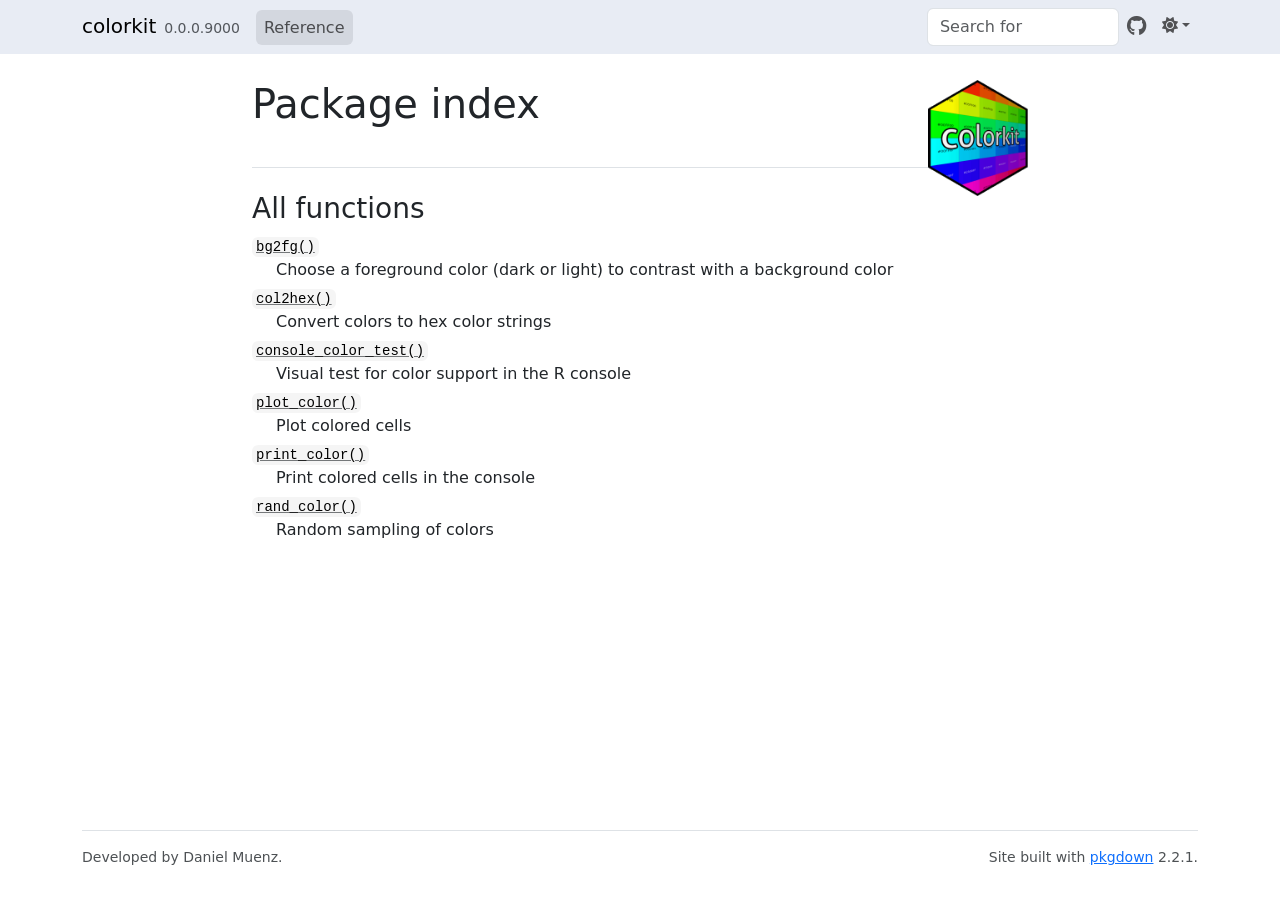
<file: reference/index.html>
<!DOCTYPE html>
<!-- Generated by pkgdown: do not edit by hand --><html lang="en"><head><meta charset="UTF-8"><meta http-equiv="X-UA-Compatible" content="IE=edge"><meta name="viewport" content="width=device-width, initial-scale=1, shrink-to-fit=no"><title>Package index • colorkit</title><!-- favicons --><link rel="icon" type="image/png" sizes="96x96" href="../favicon-96x96.png"><link rel="icon" type="”image/svg+xml”" href="../favicon.svg"><link rel="apple-touch-icon" sizes="180x180" href="../apple-touch-icon.png"><link rel="icon" sizes="any" href="../favicon.ico"><link rel="manifest" href="../site.webmanifest"><script src="../lightswitch.js"></script><script src="../deps/jquery-3.6.0/jquery-3.6.0.min.js"></script><meta name="viewport" content="width=device-width, initial-scale=1, shrink-to-fit=no"><link href="../deps/bootstrap-5.3.8/bootstrap.min.css" rel="stylesheet"><script src="../deps/bootstrap-5.3.8/bootstrap.bundle.min.js"></script><link href="../deps/font-awesome-6.5.2/css/all.min.css" rel="stylesheet"><link href="../deps/font-awesome-6.5.2/css/v4-shims.min.css" rel="stylesheet"><script src="../deps/headroom-0.11.0/headroom.min.js"></script><script src="../deps/headroom-0.11.0/jQuery.headroom.min.js"></script><script src="../deps/bootstrap-toc-1.0.1/bootstrap-toc.min.js"></script><script src="../deps/clipboard.js-2.0.11/clipboard.min.js"></script><script src="../deps/search-1.0.0/autocomplete.jquery.min.js"></script><script src="../deps/search-1.0.0/fuse.min.js"></script><script src="../deps/search-1.0.0/mark.min.js"></script><!-- pkgdown --><script src="../pkgdown.js"></script><link href="../extra.css" rel="stylesheet"><meta property="og:title" content="Package index"><meta property="og:image" content="https://dmuenz.github.io/colorkit/logo.png"></head><body>
    <a href="#main" class="visually-hidden-focusable">Skip to contents</a>


    <nav class="navbar navbar-expand-lg fixed-top " aria-label="Site navigation"><div class="container">

    <a class="navbar-brand me-2" href="../index.html">colorkit</a>

    <small class="nav-text text-muted me-auto" data-bs-toggle="tooltip" data-bs-placement="bottom" title="">0.0.0.9000</small>


    <button class="navbar-toggler" type="button" data-bs-toggle="collapse" data-bs-target="#navbar" aria-controls="navbar" aria-expanded="false" aria-label="Toggle navigation">
      <span class="navbar-toggler-icon"></span>
    </button>

    <div id="navbar" class="collapse navbar-collapse ms-3">
      <ul class="navbar-nav me-auto"><li class="active nav-item"><a class="nav-link" href="../reference/index.html">Reference</a></li>
      </ul><ul class="navbar-nav"><li class="nav-item"><form class="form-inline" role="search">
 <input class="form-control" type="search" name="search-input" id="search-input" autocomplete="off" aria-label="Search site" placeholder="Search for" data-search-index="../search.json"></form></li>
<li class="nav-item"><a class="external-link nav-link" href="https://github.com/dmuenz/colorkit/" aria-label="GitHub"><span class="fa fab fa-github fa-lg"></span></a></li>
<li class="nav-item dropdown">
  <button class="nav-link dropdown-toggle" type="button" id="dropdown-lightswitch" data-bs-toggle="dropdown" aria-expanded="false" aria-haspopup="true" aria-label="Light switch"><span class="fa fa-sun"></span></button>
  <ul class="dropdown-menu dropdown-menu-end" aria-labelledby="dropdown-lightswitch"><li><button class="dropdown-item" data-bs-theme-value="light"><span class="fa fa-sun"></span> Light</button></li>
    <li><button class="dropdown-item" data-bs-theme-value="dark"><span class="fa fa-moon"></span> Dark</button></li>
    <li><button class="dropdown-item" data-bs-theme-value="auto"><span class="fa fa-adjust"></span> Auto</button></li>
  </ul></li>
      </ul></div>


  </div>
</nav><div class="container template-reference-index">
<div class="row">
  <main id="main" class="col-md-9"><div class="page-header">
      <img src="../logo.png" class="logo" alt=""><h1>Package index</h1>
    </div>

    <div class="section level2">
      <h2 id="all-functions">All functions<a class="anchor" aria-label="anchor" href="#all-functions"></a></h2>



      <dl></dl></div><div class="section level2">




      <dl><dt>

          <code><a href="bg2fg.html">bg2fg()</a></code>

        </dt>
        <dd>Choose a foreground color (dark or light) to contrast with a background color</dd>

        <dt>

          <code><a href="col2hex.html">col2hex()</a></code>

        </dt>
        <dd>Convert colors to hex color strings</dd>

        <dt>

          <code><a href="console_color_test.html">console_color_test()</a></code>

        </dt>
        <dd>Visual test for color support in the R console</dd>

        <dt>

          <code><a href="plot_color.html">plot_color()</a></code>

        </dt>
        <dd>Plot colored cells</dd>

        <dt>

          <code><a href="print_color.html">print_color()</a></code>

        </dt>
        <dd>Print colored cells in the console</dd>

        <dt>

          <code><a href="rand_color.html">rand_color()</a></code>

        </dt>
        <dd>Random sampling of colors</dd>
      </dl></div>
  </main></div>


    <footer><div class="pkgdown-footer-left">
  <p>Developed by Daniel Muenz.</p>
</div>

<div class="pkgdown-footer-right">
  <p>Site built with <a href="https://pkgdown.r-lib.org/" class="external-link">pkgdown</a> 2.2.1.</p>
</div>

    </footer></div>





  </body></html>
</file>
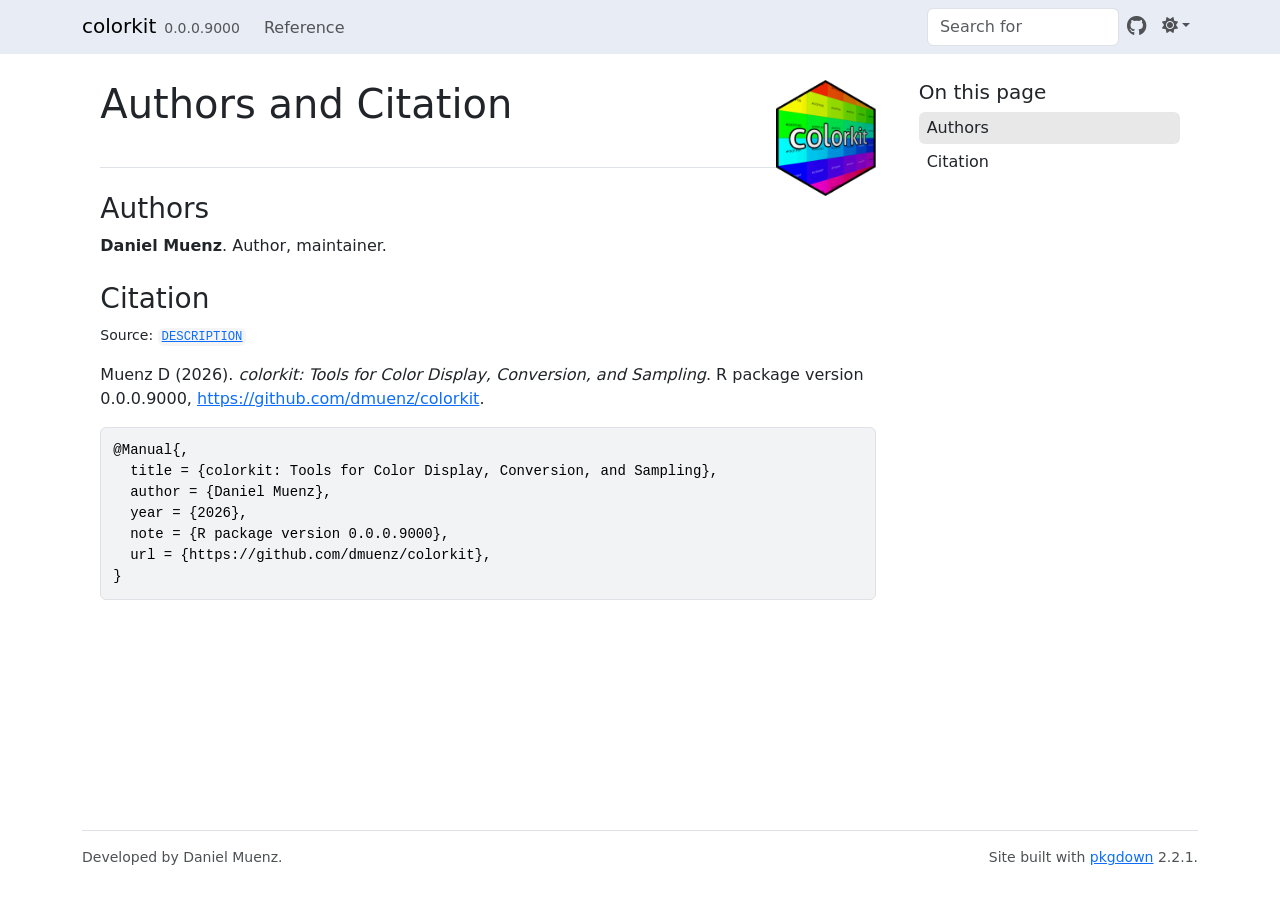
<file: authors.html>
<!DOCTYPE html>
<!-- Generated by pkgdown: do not edit by hand --><html lang="en"><head><meta charset="UTF-8"><meta http-equiv="X-UA-Compatible" content="IE=edge"><meta name="viewport" content="width=device-width, initial-scale=1, shrink-to-fit=no"><title>Authors and Citation • colorkit</title><!-- favicons --><link rel="icon" type="image/png" sizes="96x96" href="favicon-96x96.png"><link rel="icon" type="”image/svg+xml”" href="favicon.svg"><link rel="apple-touch-icon" sizes="180x180" href="apple-touch-icon.png"><link rel="icon" sizes="any" href="favicon.ico"><link rel="manifest" href="site.webmanifest"><script src="lightswitch.js"></script><script src="deps/jquery-3.6.0/jquery-3.6.0.min.js"></script><meta name="viewport" content="width=device-width, initial-scale=1, shrink-to-fit=no"><link href="deps/bootstrap-5.3.8/bootstrap.min.css" rel="stylesheet"><script src="deps/bootstrap-5.3.8/bootstrap.bundle.min.js"></script><link href="deps/font-awesome-6.5.2/css/all.min.css" rel="stylesheet"><link href="deps/font-awesome-6.5.2/css/v4-shims.min.css" rel="stylesheet"><script src="deps/headroom-0.11.0/headroom.min.js"></script><script src="deps/headroom-0.11.0/jQuery.headroom.min.js"></script><script src="deps/bootstrap-toc-1.0.1/bootstrap-toc.min.js"></script><script src="deps/clipboard.js-2.0.11/clipboard.min.js"></script><script src="deps/search-1.0.0/autocomplete.jquery.min.js"></script><script src="deps/search-1.0.0/fuse.min.js"></script><script src="deps/search-1.0.0/mark.min.js"></script><!-- pkgdown --><script src="pkgdown.js"></script><link href="extra.css" rel="stylesheet"><meta property="og:title" content="Authors and Citation"><meta property="og:image" content="https://dmuenz.github.io/colorkit/logo.png"></head><body>
    <a href="#main" class="visually-hidden-focusable">Skip to contents</a>


    <nav class="navbar navbar-expand-lg fixed-top " aria-label="Site navigation"><div class="container">

    <a class="navbar-brand me-2" href="index.html">colorkit</a>

    <small class="nav-text text-muted me-auto" data-bs-toggle="tooltip" data-bs-placement="bottom" title="">0.0.0.9000</small>


    <button class="navbar-toggler" type="button" data-bs-toggle="collapse" data-bs-target="#navbar" aria-controls="navbar" aria-expanded="false" aria-label="Toggle navigation">
      <span class="navbar-toggler-icon"></span>
    </button>

    <div id="navbar" class="collapse navbar-collapse ms-3">
      <ul class="navbar-nav me-auto"><li class="nav-item"><a class="nav-link" href="reference/index.html">Reference</a></li>
      </ul><ul class="navbar-nav"><li class="nav-item"><form class="form-inline" role="search">
 <input class="form-control" type="search" name="search-input" id="search-input" autocomplete="off" aria-label="Search site" placeholder="Search for" data-search-index="search.json"></form></li>
<li class="nav-item"><a class="external-link nav-link" href="https://github.com/dmuenz/colorkit/" aria-label="GitHub"><span class="fa fab fa-github fa-lg"></span></a></li>
<li class="nav-item dropdown">
  <button class="nav-link dropdown-toggle" type="button" id="dropdown-lightswitch" data-bs-toggle="dropdown" aria-expanded="false" aria-haspopup="true" aria-label="Light switch"><span class="fa fa-sun"></span></button>
  <ul class="dropdown-menu dropdown-menu-end" aria-labelledby="dropdown-lightswitch"><li><button class="dropdown-item" data-bs-theme-value="light"><span class="fa fa-sun"></span> Light</button></li>
    <li><button class="dropdown-item" data-bs-theme-value="dark"><span class="fa fa-moon"></span> Dark</button></li>
    <li><button class="dropdown-item" data-bs-theme-value="auto"><span class="fa fa-adjust"></span> Auto</button></li>
  </ul></li>
      </ul></div>


  </div>
</nav><div class="container template-citation-authors">
<div class="row">
  <main id="main" class="col-md-9"><div class="page-header">
      <img src="logo.png" class="logo" alt=""><h1>Authors and Citation</h1>
    </div>

    <div class="section level2">
      <h2>Authors</h2>

      <ul class="list-unstyled"><li>
          <p><strong>Daniel Muenz</strong>. Author, maintainer.
          </p>
        </li>
      </ul></div>

    <div class="section level2">
      <h2 id="citation">Citation</h2>
      <p><small class="dont-index">Source: <a href="https://github.com/dmuenz/colorkit/blob/main/DESCRIPTION" class="external-link"><code>DESCRIPTION</code></a></small></p>

      <p>Muenz D (2026).
<em>colorkit: Tools for Color Display, Conversion, and Sampling</em>.
R package version 0.0.0.9000, <a href="https://github.com/dmuenz/colorkit" class="external-link">https://github.com/dmuenz/colorkit</a>.
</p>
      <pre>@Manual{,
  title = {colorkit: Tools for Color Display, Conversion, and Sampling},
  author = {Daniel Muenz},
  year = {2026},
  note = {R package version 0.0.0.9000},
  url = {https://github.com/dmuenz/colorkit},
}</pre>
    </div>

  </main><aside class="col-md-3"><nav id="toc" aria-label="Table of contents"><h2>On this page</h2>
    </nav></aside></div>


    <footer><div class="pkgdown-footer-left">
  <p>Developed by Daniel Muenz.</p>
</div>

<div class="pkgdown-footer-right">
  <p>Site built with <a href="https://pkgdown.r-lib.org/" class="external-link">pkgdown</a> 2.2.1.</p>
</div>

    </footer></div>





  </body></html>
</file>
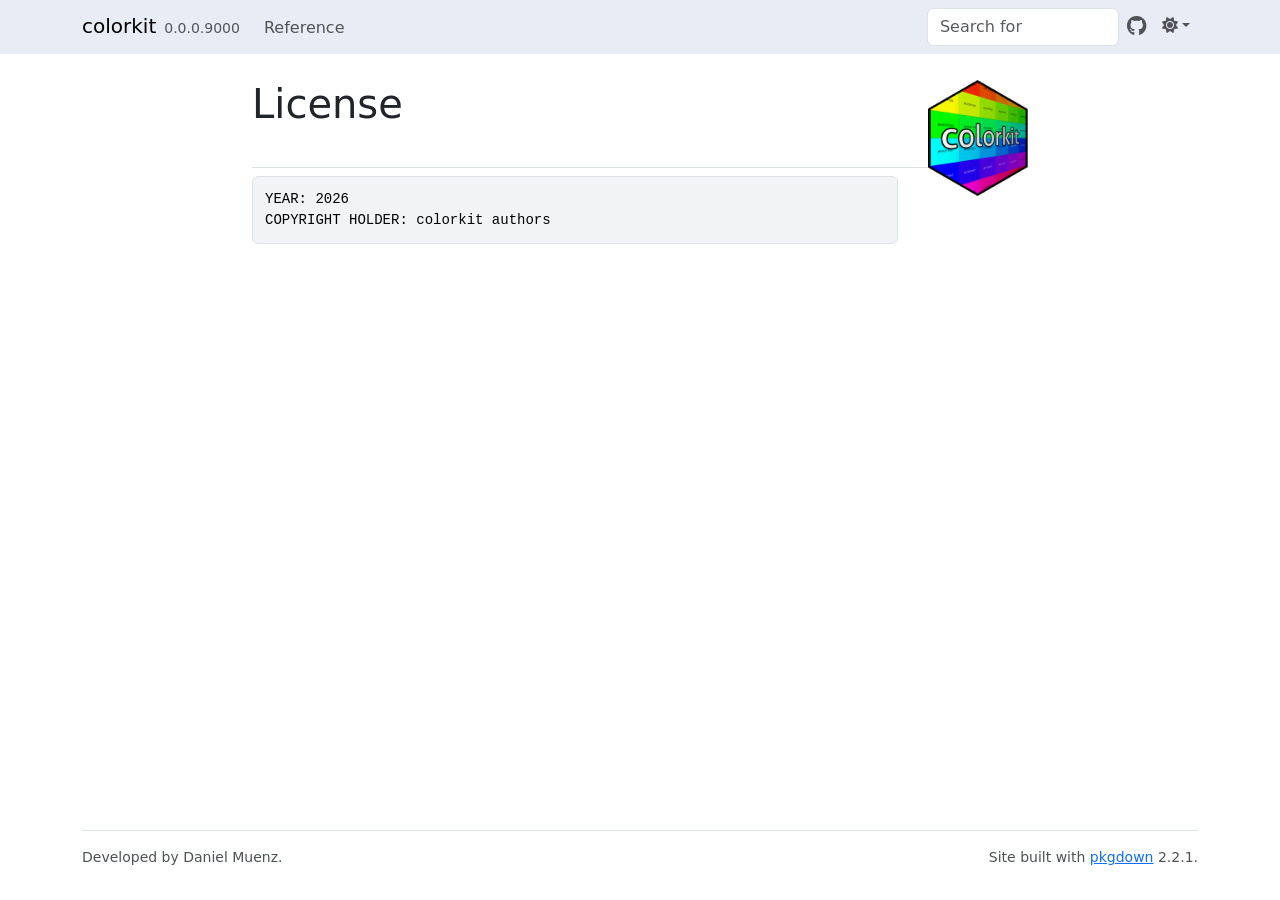
<file: LICENSE-text.html>
<!DOCTYPE html>
<!-- Generated by pkgdown: do not edit by hand --><html lang="en"><head><meta charset="UTF-8"><meta http-equiv="X-UA-Compatible" content="IE=edge"><meta name="viewport" content="width=device-width, initial-scale=1, shrink-to-fit=no"><title>License • colorkit</title><!-- favicons --><link rel="icon" type="image/png" sizes="96x96" href="favicon-96x96.png"><link rel="icon" type="”image/svg+xml”" href="favicon.svg"><link rel="apple-touch-icon" sizes="180x180" href="apple-touch-icon.png"><link rel="icon" sizes="any" href="favicon.ico"><link rel="manifest" href="site.webmanifest"><script src="lightswitch.js"></script><script src="deps/jquery-3.6.0/jquery-3.6.0.min.js"></script><meta name="viewport" content="width=device-width, initial-scale=1, shrink-to-fit=no"><link href="deps/bootstrap-5.3.8/bootstrap.min.css" rel="stylesheet"><script src="deps/bootstrap-5.3.8/bootstrap.bundle.min.js"></script><link href="deps/font-awesome-6.5.2/css/all.min.css" rel="stylesheet"><link href="deps/font-awesome-6.5.2/css/v4-shims.min.css" rel="stylesheet"><script src="deps/headroom-0.11.0/headroom.min.js"></script><script src="deps/headroom-0.11.0/jQuery.headroom.min.js"></script><script src="deps/bootstrap-toc-1.0.1/bootstrap-toc.min.js"></script><script src="deps/clipboard.js-2.0.11/clipboard.min.js"></script><script src="deps/search-1.0.0/autocomplete.jquery.min.js"></script><script src="deps/search-1.0.0/fuse.min.js"></script><script src="deps/search-1.0.0/mark.min.js"></script><!-- pkgdown --><script src="pkgdown.js"></script><link href="extra.css" rel="stylesheet"><meta property="og:title" content="License"><meta property="og:image" content="https://dmuenz.github.io/colorkit/logo.png"></head><body>
    <a href="#main" class="visually-hidden-focusable">Skip to contents</a>


    <nav class="navbar navbar-expand-lg fixed-top " aria-label="Site navigation"><div class="container">

    <a class="navbar-brand me-2" href="index.html">colorkit</a>

    <small class="nav-text text-muted me-auto" data-bs-toggle="tooltip" data-bs-placement="bottom" title="">0.0.0.9000</small>


    <button class="navbar-toggler" type="button" data-bs-toggle="collapse" data-bs-target="#navbar" aria-controls="navbar" aria-expanded="false" aria-label="Toggle navigation">
      <span class="navbar-toggler-icon"></span>
    </button>

    <div id="navbar" class="collapse navbar-collapse ms-3">
      <ul class="navbar-nav me-auto"><li class="nav-item"><a class="nav-link" href="reference/index.html">Reference</a></li>
      </ul><ul class="navbar-nav"><li class="nav-item"><form class="form-inline" role="search">
 <input class="form-control" type="search" name="search-input" id="search-input" autocomplete="off" aria-label="Search site" placeholder="Search for" data-search-index="search.json"></form></li>
<li class="nav-item"><a class="external-link nav-link" href="https://github.com/dmuenz/colorkit/" aria-label="GitHub"><span class="fa fab fa-github fa-lg"></span></a></li>
<li class="nav-item dropdown">
  <button class="nav-link dropdown-toggle" type="button" id="dropdown-lightswitch" data-bs-toggle="dropdown" aria-expanded="false" aria-haspopup="true" aria-label="Light switch"><span class="fa fa-sun"></span></button>
  <ul class="dropdown-menu dropdown-menu-end" aria-labelledby="dropdown-lightswitch"><li><button class="dropdown-item" data-bs-theme-value="light"><span class="fa fa-sun"></span> Light</button></li>
    <li><button class="dropdown-item" data-bs-theme-value="dark"><span class="fa fa-moon"></span> Dark</button></li>
    <li><button class="dropdown-item" data-bs-theme-value="auto"><span class="fa fa-adjust"></span> Auto</button></li>
  </ul></li>
      </ul></div>


  </div>
</nav><div class="container template-title-body">
<div class="row">
  <main id="main" class="col-md-9"><div class="page-header">
      <img src="logo.png" class="logo" alt=""><h1>License</h1>

    </div>

<pre>YEAR: 2026
COPYRIGHT HOLDER: colorkit authors
</pre>

  </main></div>


    <footer><div class="pkgdown-footer-left">
  <p>Developed by Daniel Muenz.</p>
</div>

<div class="pkgdown-footer-right">
  <p>Site built with <a href="https://pkgdown.r-lib.org/" class="external-link">pkgdown</a> 2.2.1.</p>
</div>

    </footer></div>





  </body></html>
</file>
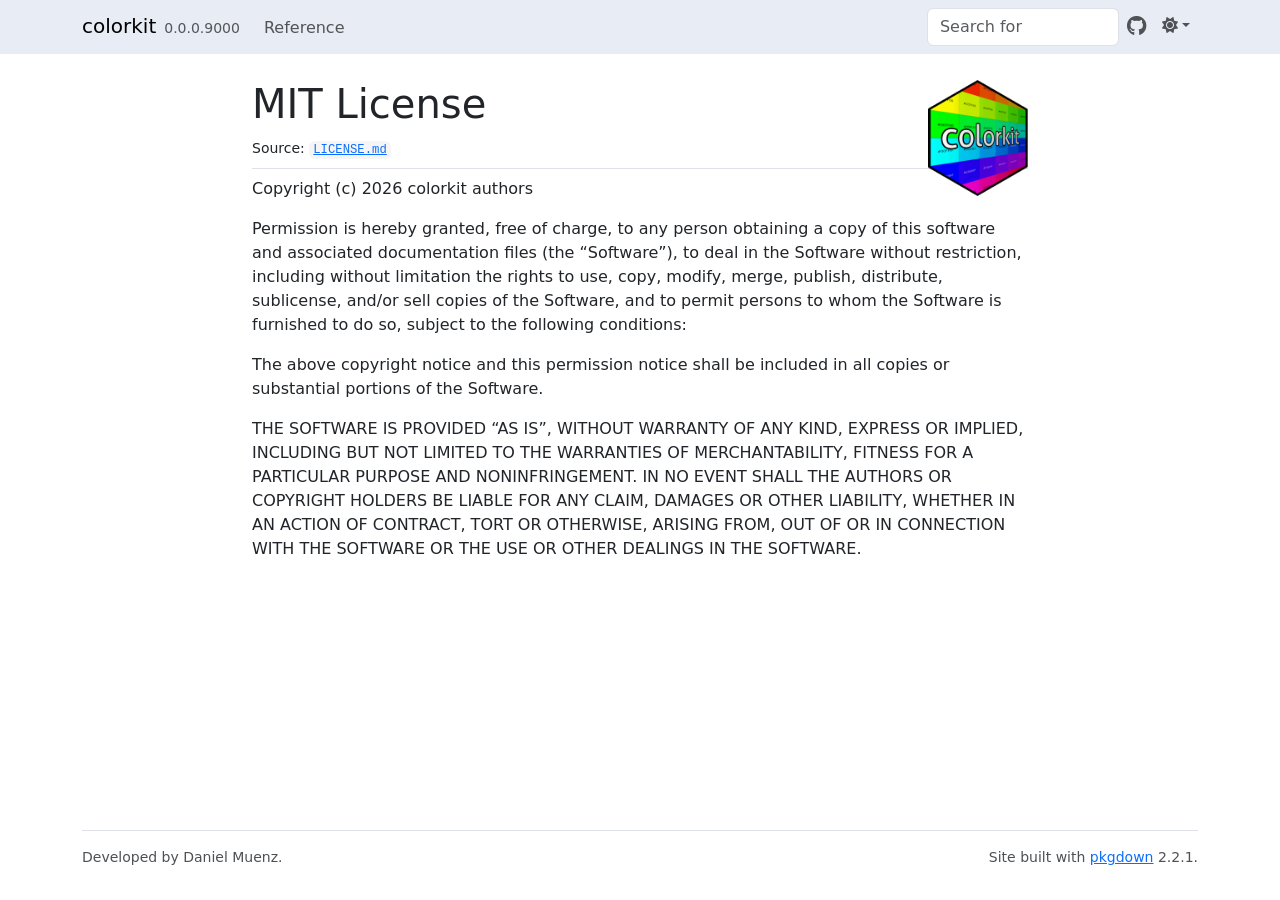
<file: LICENSE.html>
<!DOCTYPE html>
<!-- Generated by pkgdown: do not edit by hand --><html lang="en"><head><meta charset="UTF-8"><meta http-equiv="X-UA-Compatible" content="IE=edge"><meta name="viewport" content="width=device-width, initial-scale=1, shrink-to-fit=no"><title>MIT License • colorkit</title><!-- favicons --><link rel="icon" type="image/png" sizes="96x96" href="favicon-96x96.png"><link rel="icon" type="”image/svg+xml”" href="favicon.svg"><link rel="apple-touch-icon" sizes="180x180" href="apple-touch-icon.png"><link rel="icon" sizes="any" href="favicon.ico"><link rel="manifest" href="site.webmanifest"><script src="lightswitch.js"></script><script src="deps/jquery-3.6.0/jquery-3.6.0.min.js"></script><meta name="viewport" content="width=device-width, initial-scale=1, shrink-to-fit=no"><link href="deps/bootstrap-5.3.8/bootstrap.min.css" rel="stylesheet"><script src="deps/bootstrap-5.3.8/bootstrap.bundle.min.js"></script><link href="deps/font-awesome-6.5.2/css/all.min.css" rel="stylesheet"><link href="deps/font-awesome-6.5.2/css/v4-shims.min.css" rel="stylesheet"><script src="deps/headroom-0.11.0/headroom.min.js"></script><script src="deps/headroom-0.11.0/jQuery.headroom.min.js"></script><script src="deps/bootstrap-toc-1.0.1/bootstrap-toc.min.js"></script><script src="deps/clipboard.js-2.0.11/clipboard.min.js"></script><script src="deps/search-1.0.0/autocomplete.jquery.min.js"></script><script src="deps/search-1.0.0/fuse.min.js"></script><script src="deps/search-1.0.0/mark.min.js"></script><!-- pkgdown --><script src="pkgdown.js"></script><link href="extra.css" rel="stylesheet"><meta property="og:title" content="MIT License"><meta property="og:image" content="https://dmuenz.github.io/colorkit/logo.png"></head><body>
    <a href="#main" class="visually-hidden-focusable">Skip to contents</a>


    <nav class="navbar navbar-expand-lg fixed-top " aria-label="Site navigation"><div class="container">

    <a class="navbar-brand me-2" href="index.html">colorkit</a>

    <small class="nav-text text-muted me-auto" data-bs-toggle="tooltip" data-bs-placement="bottom" title="">0.0.0.9000</small>


    <button class="navbar-toggler" type="button" data-bs-toggle="collapse" data-bs-target="#navbar" aria-controls="navbar" aria-expanded="false" aria-label="Toggle navigation">
      <span class="navbar-toggler-icon"></span>
    </button>

    <div id="navbar" class="collapse navbar-collapse ms-3">
      <ul class="navbar-nav me-auto"><li class="nav-item"><a class="nav-link" href="reference/index.html">Reference</a></li>
      </ul><ul class="navbar-nav"><li class="nav-item"><form class="form-inline" role="search">
 <input class="form-control" type="search" name="search-input" id="search-input" autocomplete="off" aria-label="Search site" placeholder="Search for" data-search-index="search.json"></form></li>
<li class="nav-item"><a class="external-link nav-link" href="https://github.com/dmuenz/colorkit/" aria-label="GitHub"><span class="fa fab fa-github fa-lg"></span></a></li>
<li class="nav-item dropdown">
  <button class="nav-link dropdown-toggle" type="button" id="dropdown-lightswitch" data-bs-toggle="dropdown" aria-expanded="false" aria-haspopup="true" aria-label="Light switch"><span class="fa fa-sun"></span></button>
  <ul class="dropdown-menu dropdown-menu-end" aria-labelledby="dropdown-lightswitch"><li><button class="dropdown-item" data-bs-theme-value="light"><span class="fa fa-sun"></span> Light</button></li>
    <li><button class="dropdown-item" data-bs-theme-value="dark"><span class="fa fa-moon"></span> Dark</button></li>
    <li><button class="dropdown-item" data-bs-theme-value="auto"><span class="fa fa-adjust"></span> Auto</button></li>
  </ul></li>
      </ul></div>


  </div>
</nav><div class="container template-title-body">
<div class="row">
  <main id="main" class="col-md-9"><div class="page-header">
      <img src="logo.png" class="logo" alt=""><h1>MIT License</h1>
      <small class="dont-index">Source: <a href="https://github.com/dmuenz/colorkit/blob/main/LICENSE.md" class="external-link"><code>LICENSE.md</code></a></small>
    </div>

<div id="mit-license" class="section level1">

<p>Copyright (c) 2026 colorkit authors</p>
<p>Permission is hereby granted, free of charge, to any person obtaining a copy of this software and associated documentation files (the “Software”), to deal in the Software without restriction, including without limitation the rights to use, copy, modify, merge, publish, distribute, sublicense, and/or sell copies of the Software, and to permit persons to whom the Software is furnished to do so, subject to the following conditions:</p>
<p>The above copyright notice and this permission notice shall be included in all copies or substantial portions of the Software.</p>
<p>THE SOFTWARE IS PROVIDED “AS IS”, WITHOUT WARRANTY OF ANY KIND, EXPRESS OR IMPLIED, INCLUDING BUT NOT LIMITED TO THE WARRANTIES OF MERCHANTABILITY, FITNESS FOR A PARTICULAR PURPOSE AND NONINFRINGEMENT. IN NO EVENT SHALL THE AUTHORS OR COPYRIGHT HOLDERS BE LIABLE FOR ANY CLAIM, DAMAGES OR OTHER LIABILITY, WHETHER IN AN ACTION OF CONTRACT, TORT OR OTHERWISE, ARISING FROM, OUT OF OR IN CONNECTION WITH THE SOFTWARE OR THE USE OR OTHER DEALINGS IN THE SOFTWARE.</p>
</div>

  </main></div>


    <footer><div class="pkgdown-footer-left">
  <p>Developed by Daniel Muenz.</p>
</div>

<div class="pkgdown-footer-right">
  <p>Site built with <a href="https://pkgdown.r-lib.org/" class="external-link">pkgdown</a> 2.2.1.</p>
</div>

    </footer></div>





  </body></html>
</file>
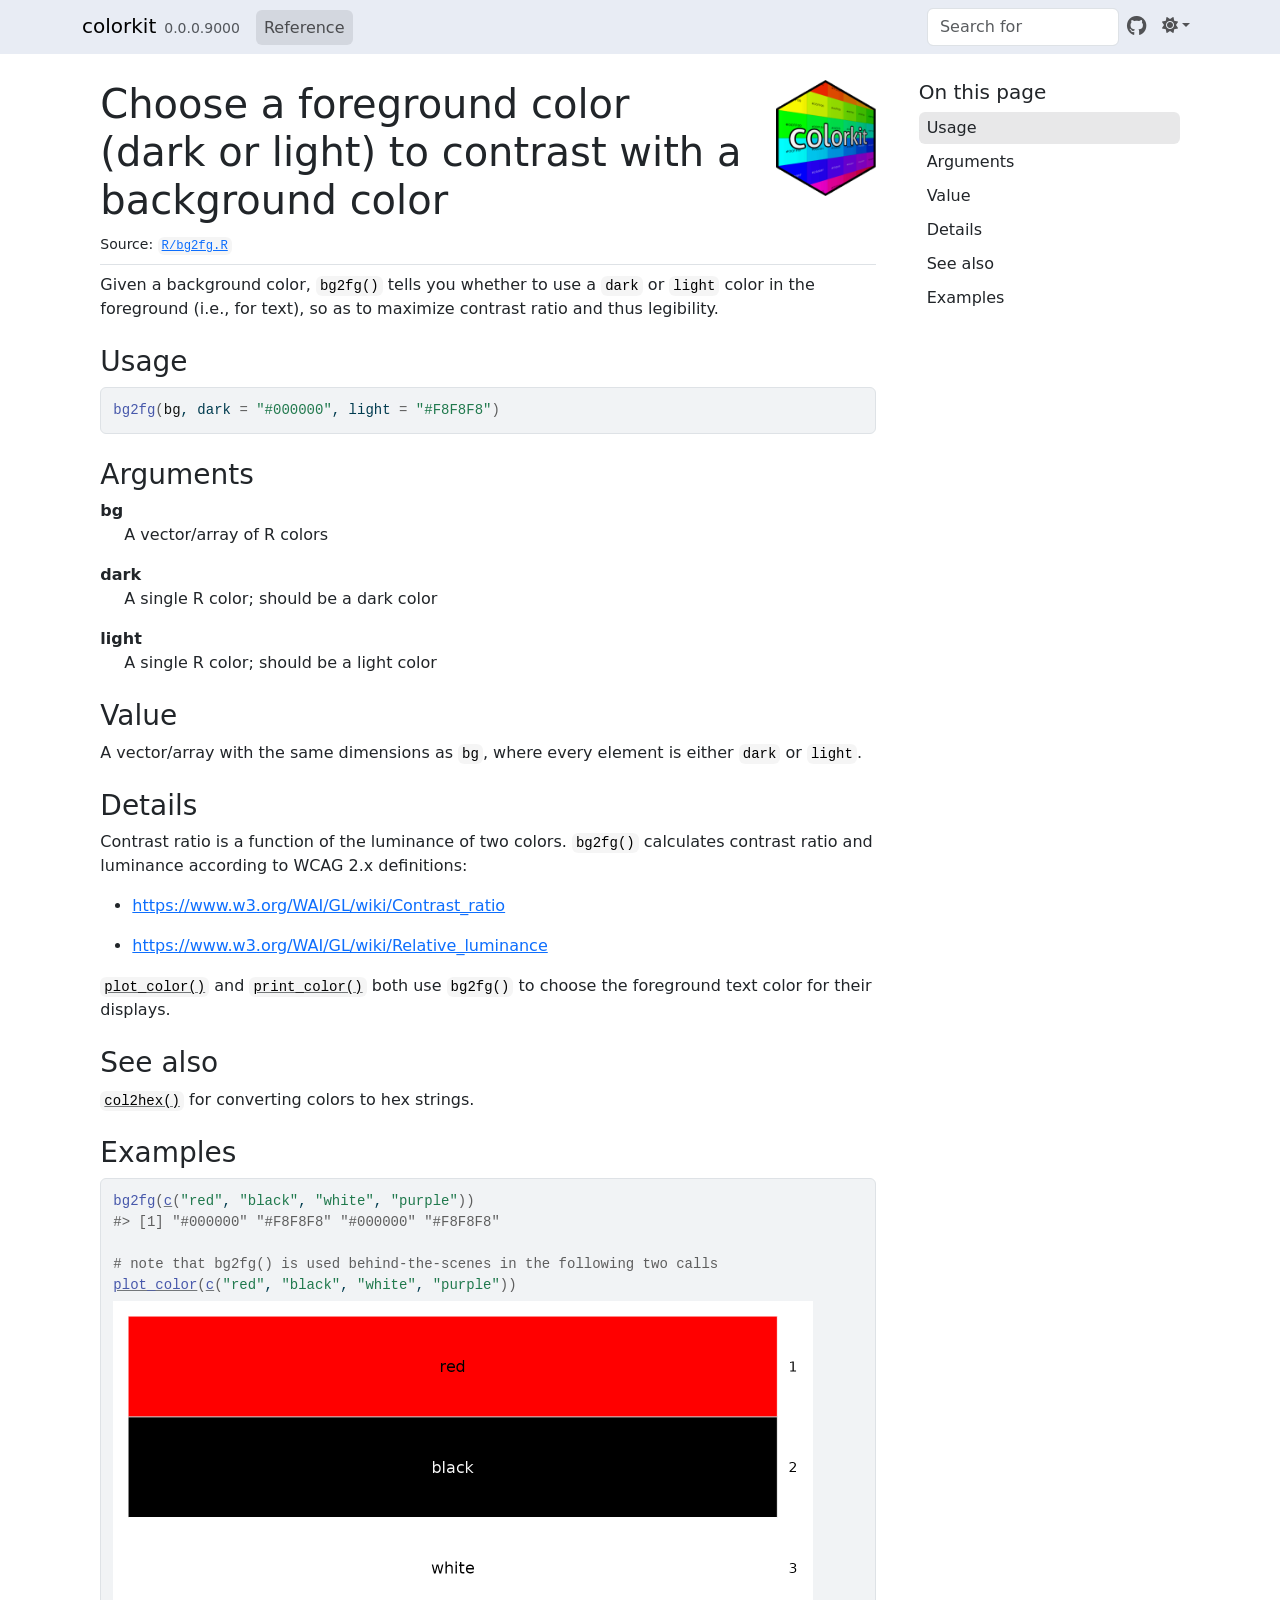
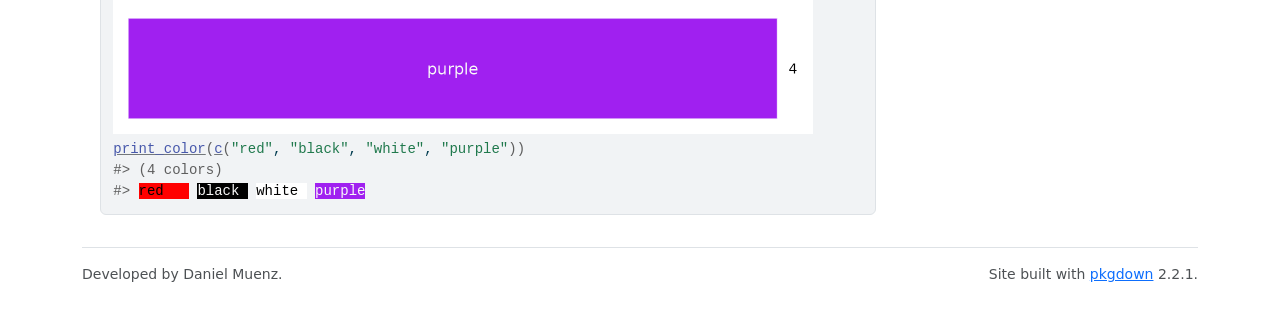
<file: reference/bg2fg.html>
<!DOCTYPE html>
<!-- Generated by pkgdown: do not edit by hand --><html lang="en"><head><meta charset="UTF-8"><meta http-equiv="X-UA-Compatible" content="IE=edge"><meta name="viewport" content="width=device-width, initial-scale=1, shrink-to-fit=no"><title>Choose a foreground color (dark or light) to contrast with a background color — bg2fg • colorkit</title><!-- favicons --><link rel="icon" type="image/png" sizes="96x96" href="../favicon-96x96.png"><link rel="icon" type="”image/svg+xml”" href="../favicon.svg"><link rel="apple-touch-icon" sizes="180x180" href="../apple-touch-icon.png"><link rel="icon" sizes="any" href="../favicon.ico"><link rel="manifest" href="../site.webmanifest"><script src="../lightswitch.js"></script><script src="../deps/jquery-3.6.0/jquery-3.6.0.min.js"></script><meta name="viewport" content="width=device-width, initial-scale=1, shrink-to-fit=no"><link href="../deps/bootstrap-5.3.8/bootstrap.min.css" rel="stylesheet"><script src="../deps/bootstrap-5.3.8/bootstrap.bundle.min.js"></script><link href="../deps/font-awesome-6.5.2/css/all.min.css" rel="stylesheet"><link href="../deps/font-awesome-6.5.2/css/v4-shims.min.css" rel="stylesheet"><script src="../deps/headroom-0.11.0/headroom.min.js"></script><script src="../deps/headroom-0.11.0/jQuery.headroom.min.js"></script><script src="../deps/bootstrap-toc-1.0.1/bootstrap-toc.min.js"></script><script src="../deps/clipboard.js-2.0.11/clipboard.min.js"></script><script src="../deps/search-1.0.0/autocomplete.jquery.min.js"></script><script src="../deps/search-1.0.0/fuse.min.js"></script><script src="../deps/search-1.0.0/mark.min.js"></script><!-- pkgdown --><script src="../pkgdown.js"></script><link href="../extra.css" rel="stylesheet"><meta property="og:title" content="Choose a foreground color (dark or light) to contrast with a background color — bg2fg"><meta name="description" content="Given a background color, bg2fg() tells you whether to use a dark or
light color in the foreground (i.e., for text), so as to maximize contrast
ratio and thus legibility."><meta property="og:description" content="Given a background color, bg2fg() tells you whether to use a dark or
light color in the foreground (i.e., for text), so as to maximize contrast
ratio and thus legibility."><meta property="og:image" content="https://dmuenz.github.io/colorkit/logo.png"></head><body>
    <a href="#main" class="visually-hidden-focusable">Skip to contents</a>


    <nav class="navbar navbar-expand-lg fixed-top " aria-label="Site navigation"><div class="container">

    <a class="navbar-brand me-2" href="../index.html">colorkit</a>

    <small class="nav-text text-muted me-auto" data-bs-toggle="tooltip" data-bs-placement="bottom" title="">0.0.0.9000</small>


    <button class="navbar-toggler" type="button" data-bs-toggle="collapse" data-bs-target="#navbar" aria-controls="navbar" aria-expanded="false" aria-label="Toggle navigation">
      <span class="navbar-toggler-icon"></span>
    </button>

    <div id="navbar" class="collapse navbar-collapse ms-3">
      <ul class="navbar-nav me-auto"><li class="active nav-item"><a class="nav-link" href="../reference/index.html">Reference</a></li>
      </ul><ul class="navbar-nav"><li class="nav-item"><form class="form-inline" role="search">
 <input class="form-control" type="search" name="search-input" id="search-input" autocomplete="off" aria-label="Search site" placeholder="Search for" data-search-index="../search.json"></form></li>
<li class="nav-item"><a class="external-link nav-link" href="https://github.com/dmuenz/colorkit/" aria-label="GitHub"><span class="fa fab fa-github fa-lg"></span></a></li>
<li class="nav-item dropdown">
  <button class="nav-link dropdown-toggle" type="button" id="dropdown-lightswitch" data-bs-toggle="dropdown" aria-expanded="false" aria-haspopup="true" aria-label="Light switch"><span class="fa fa-sun"></span></button>
  <ul class="dropdown-menu dropdown-menu-end" aria-labelledby="dropdown-lightswitch"><li><button class="dropdown-item" data-bs-theme-value="light"><span class="fa fa-sun"></span> Light</button></li>
    <li><button class="dropdown-item" data-bs-theme-value="dark"><span class="fa fa-moon"></span> Dark</button></li>
    <li><button class="dropdown-item" data-bs-theme-value="auto"><span class="fa fa-adjust"></span> Auto</button></li>
  </ul></li>
      </ul></div>


  </div>
</nav><div class="container template-reference-topic">
<div class="row">
  <main id="main" class="col-md-9"><div class="page-header">
      <img src="../logo.png" class="logo" alt=""><h1>Choose a foreground color (dark or light) to contrast with a background color</h1>
      <small class="dont-index">Source: <a href="https://github.com/dmuenz/colorkit/blob/main/R/bg2fg.R" class="external-link"><code>R/bg2fg.R</code></a></small>
      <div class="d-none name"><code>bg2fg.Rd</code></div>
    </div>

    <div class="ref-description section level2">
    <p>Given a background color, <code>bg2fg()</code> tells you whether to use a <code>dark</code> or
<code>light</code> color in the foreground (i.e., for text), so as to maximize contrast
ratio and thus legibility.</p>
    </div>

    <div class="section level2">
    <h2 id="ref-usage">Usage<a class="anchor" aria-label="anchor" href="#ref-usage"></a></h2>
    <div class="sourceCode"><pre class="sourceCode r"><code><span><span class="fu">bg2fg</span><span class="op">(</span><span class="va">bg</span>, dark <span class="op">=</span> <span class="st">"#000000"</span>, light <span class="op">=</span> <span class="st">"#F8F8F8"</span><span class="op">)</span></span></code></pre></div>
    </div>

    <div class="section level2">
    <h2 id="arguments">Arguments<a class="anchor" aria-label="anchor" href="#arguments"></a></h2>


<dl><dt id="arg-bg">bg<a class="anchor" aria-label="anchor" href="#arg-bg"></a></dt>
<dd><p>A vector/array of R colors</p></dd>


<dt id="arg-dark">dark<a class="anchor" aria-label="anchor" href="#arg-dark"></a></dt>
<dd><p>A single R color; should be a dark color</p></dd>


<dt id="arg-light">light<a class="anchor" aria-label="anchor" href="#arg-light"></a></dt>
<dd><p>A single R color; should be a light color</p></dd>

</dl></div>
    <div class="section level2">
    <h2 id="value">Value<a class="anchor" aria-label="anchor" href="#value"></a></h2>
    <p>A vector/array with the same dimensions as <code>bg</code>, where every element
is either <code>dark</code> or <code>light</code>.</p>
    </div>
    <div class="section level2">
    <h2 id="details">Details<a class="anchor" aria-label="anchor" href="#details"></a></h2>
    <p>Contrast ratio is a function of the luminance of two colors. <code>bg2fg()</code>
calculates contrast ratio and luminance according to WCAG 2.x definitions:</p><ul><li><p><a href="https://www.w3.org/WAI/GL/wiki/Contrast_ratio" class="external-link">https://www.w3.org/WAI/GL/wiki/Contrast_ratio</a></p></li>
<li><p><a href="https://www.w3.org/WAI/GL/wiki/Relative_luminance" class="external-link">https://www.w3.org/WAI/GL/wiki/Relative_luminance</a></p></li>
</ul><p><code><a href="plot_color.html">plot_color()</a></code> and <code><a href="print_color.html">print_color()</a></code> both use <code>bg2fg()</code> to choose the
foreground text color for their displays.</p>
    </div>
    <div class="section level2">
    <h2 id="see-also">See also<a class="anchor" aria-label="anchor" href="#see-also"></a></h2>
    <div class="dont-index"><p><code><a href="col2hex.html">col2hex()</a></code> for converting colors to hex strings.</p></div>
    </div>

    <div class="section level2">
    <h2 id="ref-examples">Examples<a class="anchor" aria-label="anchor" href="#ref-examples"></a></h2>
    <div class="sourceCode"><pre class="sourceCode r"><code><span class="r-in"><span><span class="fu">bg2fg</span><span class="op">(</span><span class="fu"><a href="https://rdrr.io/r/base/c.html" class="external-link">c</a></span><span class="op">(</span><span class="st">"red"</span>, <span class="st">"black"</span>, <span class="st">"white"</span>, <span class="st">"purple"</span><span class="op">)</span><span class="op">)</span></span></span>
<span class="r-out co"><span class="r-pr">#&gt;</span> [1] "#000000" "#F8F8F8" "#000000" "#F8F8F8"</span>
<span class="r-in"><span></span></span>
<span class="r-in"><span><span class="co"># note that bg2fg() is used behind-the-scenes in the following two calls</span></span></span>
<span class="r-in"><span><span class="fu"><a href="plot_color.html">plot_color</a></span><span class="op">(</span><span class="fu"><a href="https://rdrr.io/r/base/c.html" class="external-link">c</a></span><span class="op">(</span><span class="st">"red"</span>, <span class="st">"black"</span>, <span class="st">"white"</span>, <span class="st">"purple"</span><span class="op">)</span><span class="op">)</span></span></span>
<span class="r-plt img"><img src="bg2fg-1.png" alt="" width="700" height="433"></span>
<span class="r-in"><span><span class="fu"><a href="print_color.html">print_color</a></span><span class="op">(</span><span class="fu"><a href="https://rdrr.io/r/base/c.html" class="external-link">c</a></span><span class="op">(</span><span class="st">"red"</span>, <span class="st">"black"</span>, <span class="st">"white"</span>, <span class="st">"purple"</span><span class="op">)</span><span class="op">)</span></span></span>
<span class="r-out co"><span class="r-pr">#&gt;</span> (4 colors)</span>
<span class="r-out co"><span class="r-pr">#&gt;</span> <span style="color: #000000; background-color: #FF0000;">red   </span> <span style="color: #F8F8F8; background-color: #000000;">black </span> <span style="color: #000000; background-color: #FFFFFF;">white </span> <span style="color: #F8F8F8; background-color: #A020F0;">purple</span></span>
</code></pre></div>
    </div>
  </main><aside class="col-md-3"><nav id="toc" aria-label="Table of contents"><h2>On this page</h2>
    </nav></aside></div>


    <footer><div class="pkgdown-footer-left">
  <p>Developed by Daniel Muenz.</p>
</div>

<div class="pkgdown-footer-right">
  <p>Site built with <a href="https://pkgdown.r-lib.org/" class="external-link">pkgdown</a> 2.2.1.</p>
</div>

    </footer></div>





  </body></html>
</file>
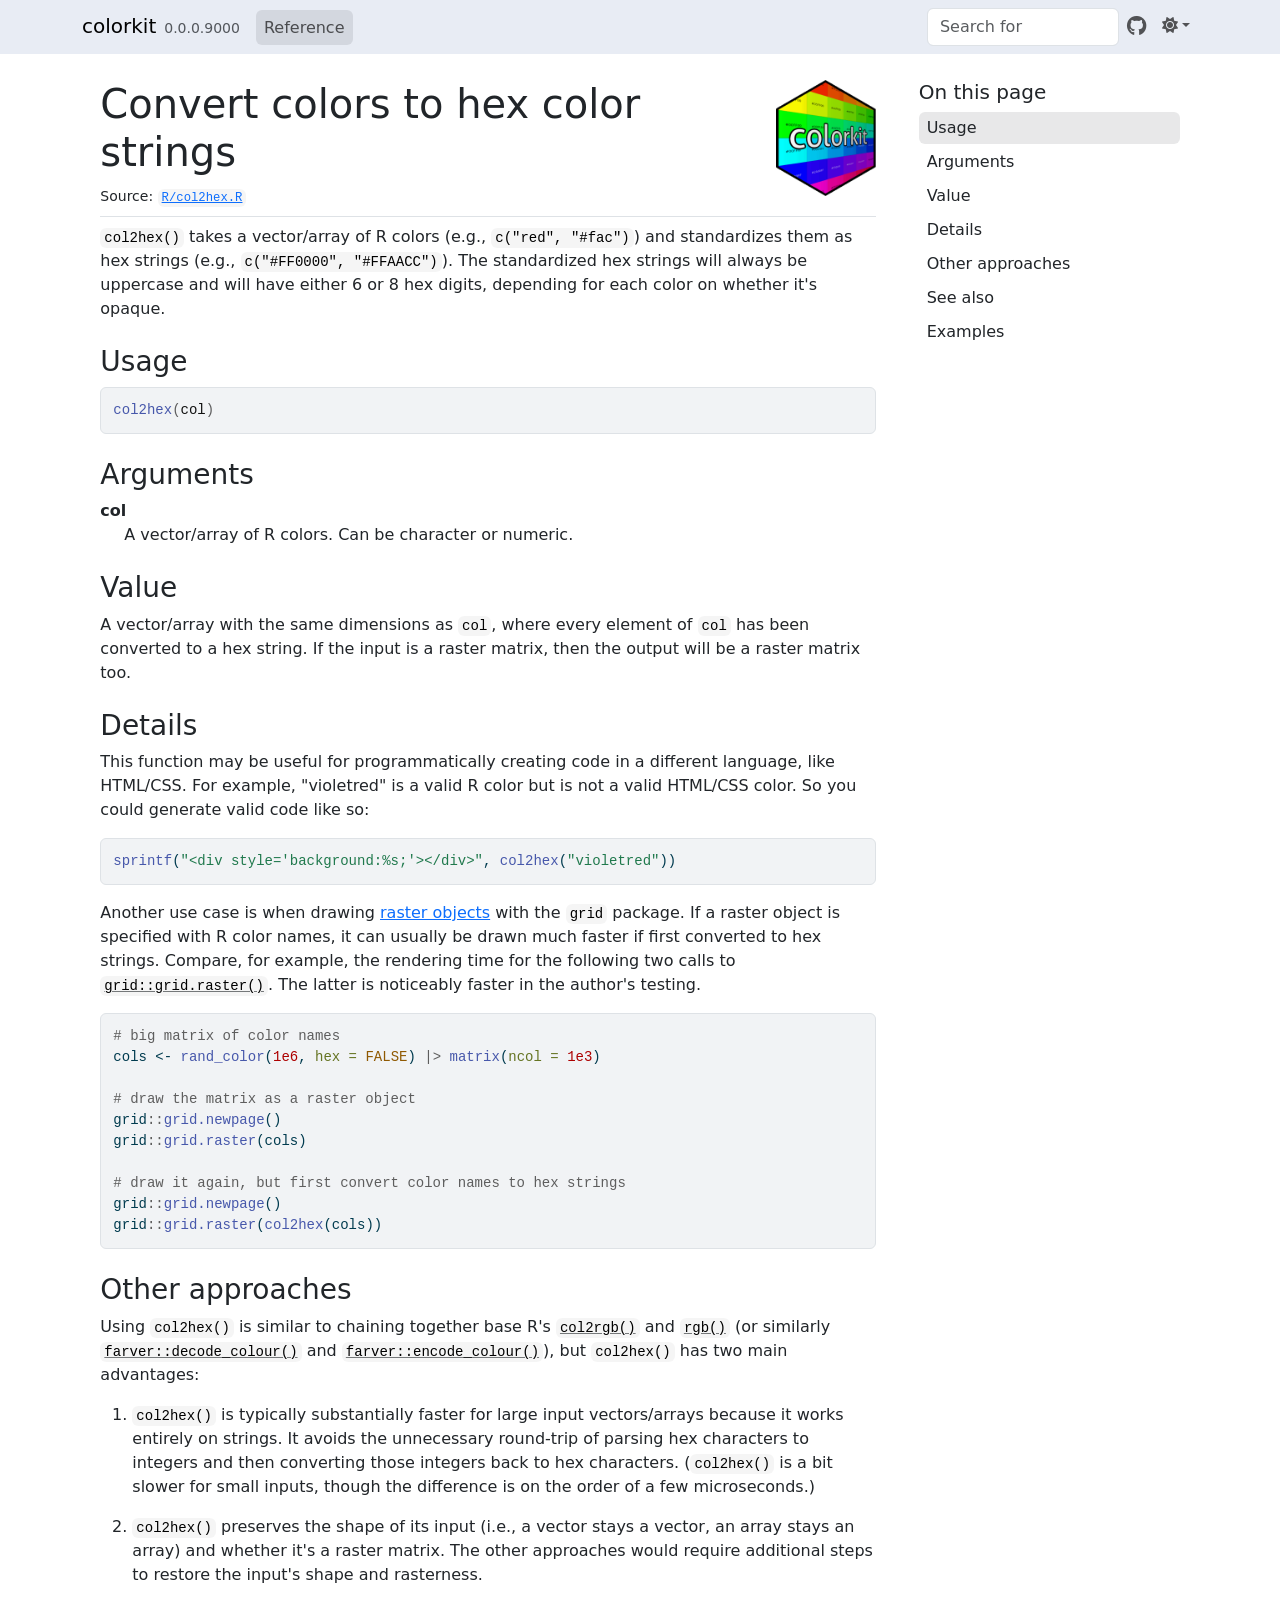
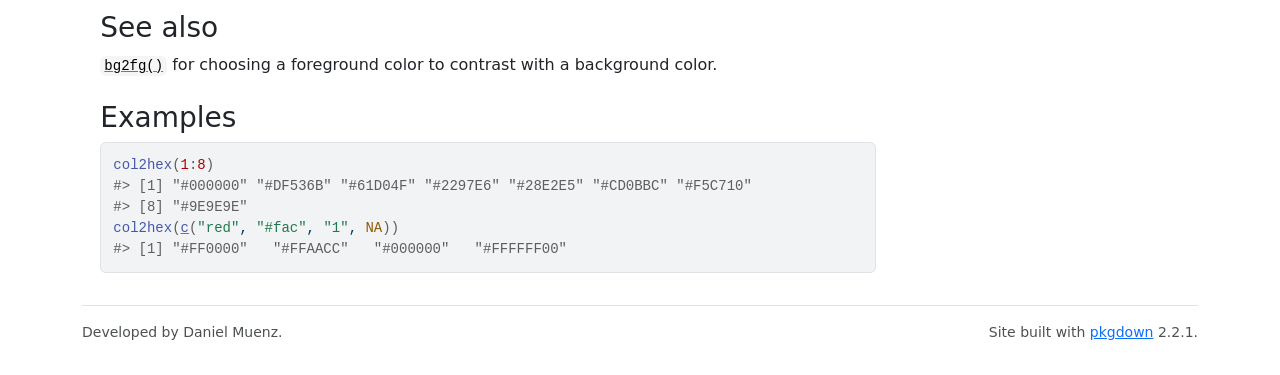
<file: reference/col2hex.html>
<!DOCTYPE html>
<!-- Generated by pkgdown: do not edit by hand --><html lang="en"><head><meta charset="UTF-8"><meta http-equiv="X-UA-Compatible" content="IE=edge"><meta name="viewport" content="width=device-width, initial-scale=1, shrink-to-fit=no"><title>Convert colors to hex color strings — col2hex • colorkit</title><!-- favicons --><link rel="icon" type="image/png" sizes="96x96" href="../favicon-96x96.png"><link rel="icon" type="”image/svg+xml”" href="../favicon.svg"><link rel="apple-touch-icon" sizes="180x180" href="../apple-touch-icon.png"><link rel="icon" sizes="any" href="../favicon.ico"><link rel="manifest" href="../site.webmanifest"><script src="../lightswitch.js"></script><script src="../deps/jquery-3.6.0/jquery-3.6.0.min.js"></script><meta name="viewport" content="width=device-width, initial-scale=1, shrink-to-fit=no"><link href="../deps/bootstrap-5.3.8/bootstrap.min.css" rel="stylesheet"><script src="../deps/bootstrap-5.3.8/bootstrap.bundle.min.js"></script><link href="../deps/font-awesome-6.5.2/css/all.min.css" rel="stylesheet"><link href="../deps/font-awesome-6.5.2/css/v4-shims.min.css" rel="stylesheet"><script src="../deps/headroom-0.11.0/headroom.min.js"></script><script src="../deps/headroom-0.11.0/jQuery.headroom.min.js"></script><script src="../deps/bootstrap-toc-1.0.1/bootstrap-toc.min.js"></script><script src="../deps/clipboard.js-2.0.11/clipboard.min.js"></script><script src="../deps/search-1.0.0/autocomplete.jquery.min.js"></script><script src="../deps/search-1.0.0/fuse.min.js"></script><script src="../deps/search-1.0.0/mark.min.js"></script><!-- pkgdown --><script src="../pkgdown.js"></script><link href="../extra.css" rel="stylesheet"><meta property="og:title" content="Convert colors to hex color strings — col2hex"><meta name="description" content="col2hex() takes a vector/array of R colors (e.g., c(&quot;red&quot;, &quot;#fac&quot;)) and
standardizes them as hex strings (e.g., c(&quot;#FF0000&quot;, &quot;#FFAACC&quot;)). The
standardized hex strings will always be uppercase and will have either 6 or 8
hex digits, depending for each color on whether it's opaque."><meta property="og:description" content="col2hex() takes a vector/array of R colors (e.g., c(&quot;red&quot;, &quot;#fac&quot;)) and
standardizes them as hex strings (e.g., c(&quot;#FF0000&quot;, &quot;#FFAACC&quot;)). The
standardized hex strings will always be uppercase and will have either 6 or 8
hex digits, depending for each color on whether it's opaque."><meta property="og:image" content="https://dmuenz.github.io/colorkit/logo.png"></head><body>
    <a href="#main" class="visually-hidden-focusable">Skip to contents</a>


    <nav class="navbar navbar-expand-lg fixed-top " aria-label="Site navigation"><div class="container">

    <a class="navbar-brand me-2" href="../index.html">colorkit</a>

    <small class="nav-text text-muted me-auto" data-bs-toggle="tooltip" data-bs-placement="bottom" title="">0.0.0.9000</small>


    <button class="navbar-toggler" type="button" data-bs-toggle="collapse" data-bs-target="#navbar" aria-controls="navbar" aria-expanded="false" aria-label="Toggle navigation">
      <span class="navbar-toggler-icon"></span>
    </button>

    <div id="navbar" class="collapse navbar-collapse ms-3">
      <ul class="navbar-nav me-auto"><li class="active nav-item"><a class="nav-link" href="../reference/index.html">Reference</a></li>
      </ul><ul class="navbar-nav"><li class="nav-item"><form class="form-inline" role="search">
 <input class="form-control" type="search" name="search-input" id="search-input" autocomplete="off" aria-label="Search site" placeholder="Search for" data-search-index="../search.json"></form></li>
<li class="nav-item"><a class="external-link nav-link" href="https://github.com/dmuenz/colorkit/" aria-label="GitHub"><span class="fa fab fa-github fa-lg"></span></a></li>
<li class="nav-item dropdown">
  <button class="nav-link dropdown-toggle" type="button" id="dropdown-lightswitch" data-bs-toggle="dropdown" aria-expanded="false" aria-haspopup="true" aria-label="Light switch"><span class="fa fa-sun"></span></button>
  <ul class="dropdown-menu dropdown-menu-end" aria-labelledby="dropdown-lightswitch"><li><button class="dropdown-item" data-bs-theme-value="light"><span class="fa fa-sun"></span> Light</button></li>
    <li><button class="dropdown-item" data-bs-theme-value="dark"><span class="fa fa-moon"></span> Dark</button></li>
    <li><button class="dropdown-item" data-bs-theme-value="auto"><span class="fa fa-adjust"></span> Auto</button></li>
  </ul></li>
      </ul></div>


  </div>
</nav><div class="container template-reference-topic">
<div class="row">
  <main id="main" class="col-md-9"><div class="page-header">
      <img src="../logo.png" class="logo" alt=""><h1>Convert colors to hex color strings</h1>
      <small class="dont-index">Source: <a href="https://github.com/dmuenz/colorkit/blob/main/R/col2hex.R" class="external-link"><code>R/col2hex.R</code></a></small>
      <div class="d-none name"><code>col2hex.Rd</code></div>
    </div>

    <div class="ref-description section level2">
    <p><code>col2hex()</code> takes a vector/array of R colors (e.g., <code>c("red", "#fac")</code>) and
standardizes them as hex strings (e.g., <code>c("#FF0000", "#FFAACC")</code>). The
standardized hex strings will always be uppercase and will have either 6 or 8
hex digits, depending for each color on whether it's opaque.</p>
    </div>

    <div class="section level2">
    <h2 id="ref-usage">Usage<a class="anchor" aria-label="anchor" href="#ref-usage"></a></h2>
    <div class="sourceCode"><pre class="sourceCode r"><code><span><span class="fu">col2hex</span><span class="op">(</span><span class="va">col</span><span class="op">)</span></span></code></pre></div>
    </div>

    <div class="section level2">
    <h2 id="arguments">Arguments<a class="anchor" aria-label="anchor" href="#arguments"></a></h2>


<dl><dt id="arg-col">col<a class="anchor" aria-label="anchor" href="#arg-col"></a></dt>
<dd><p>A vector/array of R colors. Can be character or numeric.</p></dd>

</dl></div>
    <div class="section level2">
    <h2 id="value">Value<a class="anchor" aria-label="anchor" href="#value"></a></h2>
    <p>A vector/array with the same dimensions as <code>col</code>, where every
element of <code>col</code> has been converted to a hex string. If the input is a
raster matrix, then the output will be a raster matrix too.</p>
    </div>
    <div class="section level2">
    <h2 id="details">Details<a class="anchor" aria-label="anchor" href="#details"></a></h2>
    <p>This function may be useful for programmatically creating code in a different
language, like HTML/CSS. For example, "violetred" is a valid R color but is
not a valid HTML/CSS color. So you could generate valid code like so:</p>
<p></p><div class="sourceCode"><pre><code><span id="cb1-1"><a href="#cb1-1" tabindex="-1"></a><span class="fu">sprintf</span>(<span class="st">"&lt;div style='background:%s;'&gt;&lt;/div&gt;"</span>, <span class="fu">col2hex</span>(<span class="st">"violetred"</span>))</span></code></pre><p></p></div>
<p>Another use case is when drawing <a href="https://rdrr.io/r/grid/grid.raster.html" class="external-link">raster objects</a> with
the <code>grid</code> package. If a raster object is specified with R color names, it
can usually be drawn much faster if first converted to hex strings. Compare,
for example, the rendering time for the following two calls to
<code><a href="https://rdrr.io/r/grid/grid.raster.html" class="external-link">grid::grid.raster()</a></code>. The latter is noticeably faster in the author's
testing.</p>
<p></p><div class="sourceCode"><pre><code><span id="cb1-1"><a href="#cb1-1" tabindex="-1"></a><span class="co"># big matrix of color names</span></span>
<span id="cb1-2"><a href="#cb1-2" tabindex="-1"></a>cols <span class="ot">&lt;-</span> <span class="fu">rand_color</span>(<span class="fl">1e6</span>, <span class="at">hex =</span> <span class="cn">FALSE</span>) <span class="sc">|&gt;</span> <span class="fu">matrix</span>(<span class="at">ncol =</span> <span class="fl">1e3</span>)</span>
<span id="cb1-3"><a href="#cb1-3" tabindex="-1"></a></span>
<span id="cb1-4"><a href="#cb1-4" tabindex="-1"></a><span class="co"># draw the matrix as a raster object</span></span>
<span id="cb1-5"><a href="#cb1-5" tabindex="-1"></a>grid<span class="sc">::</span><span class="fu">grid.newpage</span>()</span>
<span id="cb1-6"><a href="#cb1-6" tabindex="-1"></a>grid<span class="sc">::</span><span class="fu">grid.raster</span>(cols)</span>
<span id="cb1-7"><a href="#cb1-7" tabindex="-1"></a></span>
<span id="cb1-8"><a href="#cb1-8" tabindex="-1"></a><span class="co"># draw it again, but first convert color names to hex strings</span></span>
<span id="cb1-9"><a href="#cb1-9" tabindex="-1"></a>grid<span class="sc">::</span><span class="fu">grid.newpage</span>()</span>
<span id="cb1-10"><a href="#cb1-10" tabindex="-1"></a>grid<span class="sc">::</span><span class="fu">grid.raster</span>(<span class="fu">col2hex</span>(cols))</span></code></pre><p></p></div>
    </div>
    <div class="section level2">
    <h2 id="other-approaches">Other approaches<a class="anchor" aria-label="anchor" href="#other-approaches"></a></h2>


<p>Using <code>col2hex()</code> is similar to chaining together base R's <code><a href="https://rdrr.io/r/grDevices/col2rgb.html" class="external-link">col2rgb()</a></code> and
<code><a href="https://rdrr.io/r/grDevices/rgb.html" class="external-link">rgb()</a></code> (or similarly <code><a href="https://farver.data-imaginist.com/reference/decode_colour.html" class="external-link">farver::decode_colour()</a></code> and
<code><a href="https://farver.data-imaginist.com/reference/encode_colour.html" class="external-link">farver::encode_colour()</a></code>), but <code>col2hex()</code> has two main advantages:</p><ol><li><p><code>col2hex()</code> is typically substantially faster for large input
vectors/arrays because it works entirely on strings. It avoids the
unnecessary round-trip of parsing hex characters to integers and then
converting those integers back to hex characters. (<code>col2hex()</code> is a bit
slower for small inputs, though the difference is on the order of a few
microseconds.)</p></li>
<li><p><code>col2hex()</code> preserves the shape of its input (i.e., a vector stays a
vector, an array stays an array) and whether it's a raster matrix. The
other approaches would require additional steps to restore the input's
shape and rasterness.</p></li>
</ol></div>
    <div class="section level2">
    <h2 id="see-also">See also<a class="anchor" aria-label="anchor" href="#see-also"></a></h2>
    <div class="dont-index"><p><code><a href="bg2fg.html">bg2fg()</a></code> for choosing a foreground color to contrast with a
background color.</p></div>
    </div>

    <div class="section level2">
    <h2 id="ref-examples">Examples<a class="anchor" aria-label="anchor" href="#ref-examples"></a></h2>
    <div class="sourceCode"><pre class="sourceCode r"><code><span class="r-in"><span><span class="fu">col2hex</span><span class="op">(</span><span class="fl">1</span><span class="op">:</span><span class="fl">8</span><span class="op">)</span></span></span>
<span class="r-out co"><span class="r-pr">#&gt;</span> [1] "#000000" "#DF536B" "#61D04F" "#2297E6" "#28E2E5" "#CD0BBC" "#F5C710"</span>
<span class="r-out co"><span class="r-pr">#&gt;</span> [8] "#9E9E9E"</span>
<span class="r-in"><span><span class="fu">col2hex</span><span class="op">(</span><span class="fu"><a href="https://rdrr.io/r/base/c.html" class="external-link">c</a></span><span class="op">(</span><span class="st">"red"</span>, <span class="st">"#fac"</span>, <span class="st">"1"</span>, <span class="cn">NA</span><span class="op">)</span><span class="op">)</span></span></span>
<span class="r-out co"><span class="r-pr">#&gt;</span> [1] "#FF0000"   "#FFAACC"   "#000000"   "#FFFFFF00"</span>
</code></pre></div>
    </div>
  </main><aside class="col-md-3"><nav id="toc" aria-label="Table of contents"><h2>On this page</h2>
    </nav></aside></div>


    <footer><div class="pkgdown-footer-left">
  <p>Developed by Daniel Muenz.</p>
</div>

<div class="pkgdown-footer-right">
  <p>Site built with <a href="https://pkgdown.r-lib.org/" class="external-link">pkgdown</a> 2.2.1.</p>
</div>

    </footer></div>





  </body></html>
</file>
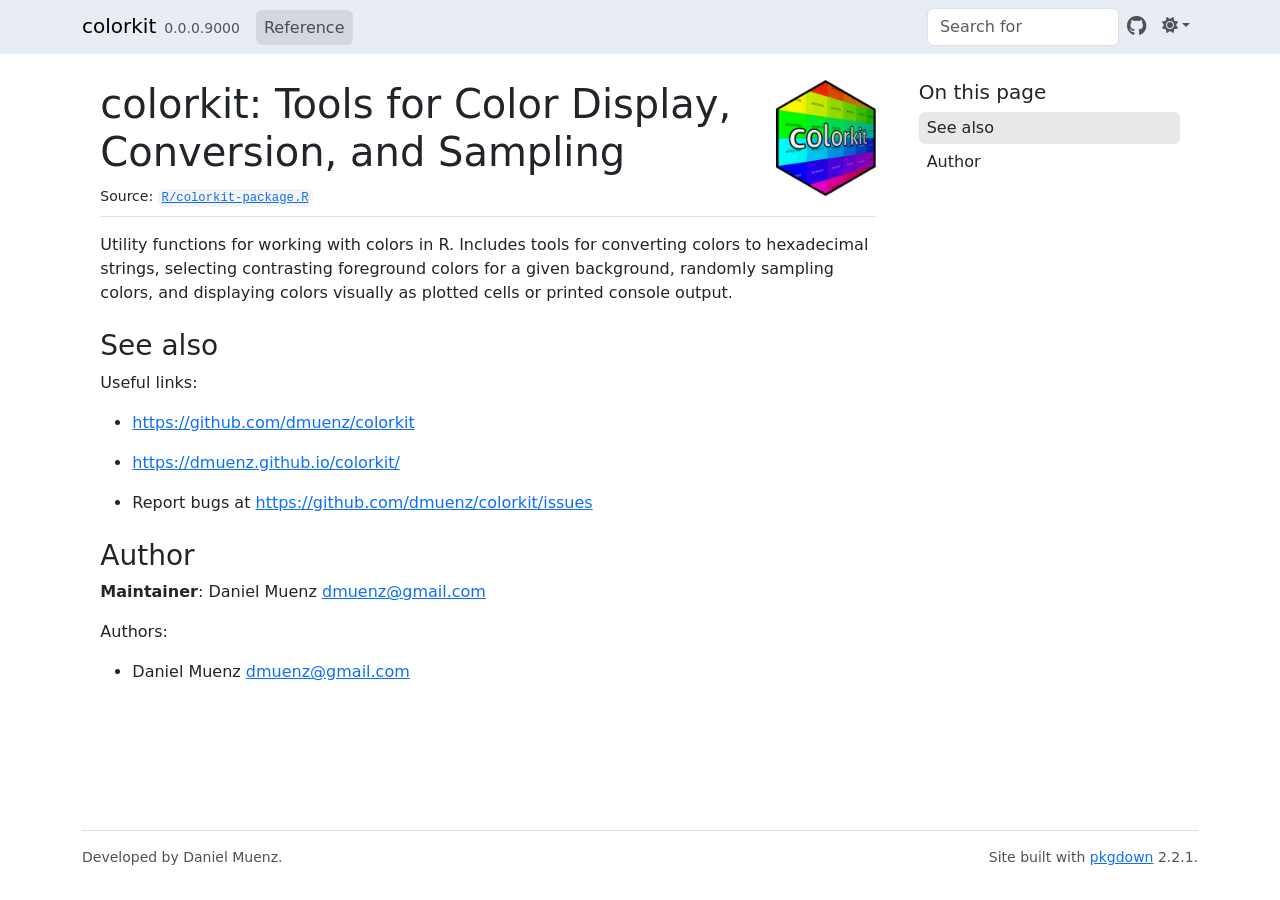
<file: reference/colorkit-package.html>
<!DOCTYPE html>
<!-- Generated by pkgdown: do not edit by hand --><html lang="en"><head><meta charset="UTF-8"><meta http-equiv="X-UA-Compatible" content="IE=edge"><meta name="viewport" content="width=device-width, initial-scale=1, shrink-to-fit=no"><title>colorkit: Tools for Color Display, Conversion, and Sampling — colorkit-package • colorkit</title><!-- favicons --><link rel="icon" type="image/png" sizes="96x96" href="../favicon-96x96.png"><link rel="icon" type="”image/svg+xml”" href="../favicon.svg"><link rel="apple-touch-icon" sizes="180x180" href="../apple-touch-icon.png"><link rel="icon" sizes="any" href="../favicon.ico"><link rel="manifest" href="../site.webmanifest"><script src="../lightswitch.js"></script><script src="../deps/jquery-3.6.0/jquery-3.6.0.min.js"></script><meta name="viewport" content="width=device-width, initial-scale=1, shrink-to-fit=no"><link href="../deps/bootstrap-5.3.8/bootstrap.min.css" rel="stylesheet"><script src="../deps/bootstrap-5.3.8/bootstrap.bundle.min.js"></script><link href="../deps/font-awesome-6.5.2/css/all.min.css" rel="stylesheet"><link href="../deps/font-awesome-6.5.2/css/v4-shims.min.css" rel="stylesheet"><script src="../deps/headroom-0.11.0/headroom.min.js"></script><script src="../deps/headroom-0.11.0/jQuery.headroom.min.js"></script><script src="../deps/bootstrap-toc-1.0.1/bootstrap-toc.min.js"></script><script src="../deps/clipboard.js-2.0.11/clipboard.min.js"></script><script src="../deps/search-1.0.0/autocomplete.jquery.min.js"></script><script src="../deps/search-1.0.0/fuse.min.js"></script><script src="../deps/search-1.0.0/mark.min.js"></script><!-- pkgdown --><script src="../pkgdown.js"></script><link href="../extra.css" rel="stylesheet"><meta property="og:title" content="colorkit: Tools for Color Display, Conversion, and Sampling — colorkit-package"><meta name="description" content="
Utility functions for working with colors in R. Includes tools for converting colors to hexadecimal strings, selecting contrasting foreground colors for a given background, randomly sampling colors, and displaying colors visually as plotted cells or printed console output."><meta property="og:description" content="
Utility functions for working with colors in R. Includes tools for converting colors to hexadecimal strings, selecting contrasting foreground colors for a given background, randomly sampling colors, and displaying colors visually as plotted cells or printed console output."><meta property="og:image" content="https://dmuenz.github.io/colorkit/logo.png"></head><body>
    <a href="#main" class="visually-hidden-focusable">Skip to contents</a>


    <nav class="navbar navbar-expand-lg fixed-top " aria-label="Site navigation"><div class="container">

    <a class="navbar-brand me-2" href="../index.html">colorkit</a>

    <small class="nav-text text-muted me-auto" data-bs-toggle="tooltip" data-bs-placement="bottom" title="">0.0.0.9000</small>


    <button class="navbar-toggler" type="button" data-bs-toggle="collapse" data-bs-target="#navbar" aria-controls="navbar" aria-expanded="false" aria-label="Toggle navigation">
      <span class="navbar-toggler-icon"></span>
    </button>

    <div id="navbar" class="collapse navbar-collapse ms-3">
      <ul class="navbar-nav me-auto"><li class="active nav-item"><a class="nav-link" href="../reference/index.html">Reference</a></li>
      </ul><ul class="navbar-nav"><li class="nav-item"><form class="form-inline" role="search">
 <input class="form-control" type="search" name="search-input" id="search-input" autocomplete="off" aria-label="Search site" placeholder="Search for" data-search-index="../search.json"></form></li>
<li class="nav-item"><a class="external-link nav-link" href="https://github.com/dmuenz/colorkit/" aria-label="GitHub"><span class="fa fab fa-github fa-lg"></span></a></li>
<li class="nav-item dropdown">
  <button class="nav-link dropdown-toggle" type="button" id="dropdown-lightswitch" data-bs-toggle="dropdown" aria-expanded="false" aria-haspopup="true" aria-label="Light switch"><span class="fa fa-sun"></span></button>
  <ul class="dropdown-menu dropdown-menu-end" aria-labelledby="dropdown-lightswitch"><li><button class="dropdown-item" data-bs-theme-value="light"><span class="fa fa-sun"></span> Light</button></li>
    <li><button class="dropdown-item" data-bs-theme-value="dark"><span class="fa fa-moon"></span> Dark</button></li>
    <li><button class="dropdown-item" data-bs-theme-value="auto"><span class="fa fa-adjust"></span> Auto</button></li>
  </ul></li>
      </ul></div>


  </div>
</nav><div class="container template-reference-topic">
<div class="row">
  <main id="main" class="col-md-9"><div class="page-header">
      <img src="../logo.png" class="logo" alt=""><h1>colorkit: Tools for Color Display, Conversion, and Sampling</h1>
      <small class="dont-index">Source: <a href="https://github.com/dmuenz/colorkit/blob/main/R/colorkit-package.R" class="external-link"><code>R/colorkit-package.R</code></a></small>
      <div class="d-none name"><code>colorkit-package.Rd</code></div>
    </div>

    <div class="ref-description section level2">
    <p></p>
<p>Utility functions for working with colors in R. Includes tools for converting colors to hexadecimal strings, selecting contrasting foreground colors for a given background, randomly sampling colors, and displaying colors visually as plotted cells or printed console output.</p>
    </div>


    <div class="section level2">
    <h2 id="see-also">See also<a class="anchor" aria-label="anchor" href="#see-also"></a></h2>
    <div class="dont-index"><p>Useful links:</p><ul><li><p><a href="https://github.com/dmuenz/colorkit" class="external-link">https://github.com/dmuenz/colorkit</a></p></li>
<li><p><a href="https://dmuenz.github.io/colorkit/">https://dmuenz.github.io/colorkit/</a></p></li>
<li><p>Report bugs at <a href="https://github.com/dmuenz/colorkit/issues" class="external-link">https://github.com/dmuenz/colorkit/issues</a></p></li>
</ul></div>
    </div>
    <div class="section level2">
    <h2 id="author">Author<a class="anchor" aria-label="anchor" href="#author"></a></h2>
    <p><strong>Maintainer</strong>: Daniel Muenz <a href="mailto:dmuenz@gmail.com">dmuenz@gmail.com</a></p>
<p>Authors:</p><ul><li><p>Daniel Muenz <a href="mailto:dmuenz@gmail.com">dmuenz@gmail.com</a></p></li>
</ul></div>

  </main><aside class="col-md-3"><nav id="toc" aria-label="Table of contents"><h2>On this page</h2>
    </nav></aside></div>


    <footer><div class="pkgdown-footer-left">
  <p>Developed by Daniel Muenz.</p>
</div>

<div class="pkgdown-footer-right">
  <p>Site built with <a href="https://pkgdown.r-lib.org/" class="external-link">pkgdown</a> 2.2.1.</p>
</div>

    </footer></div>





  </body></html>
</file>
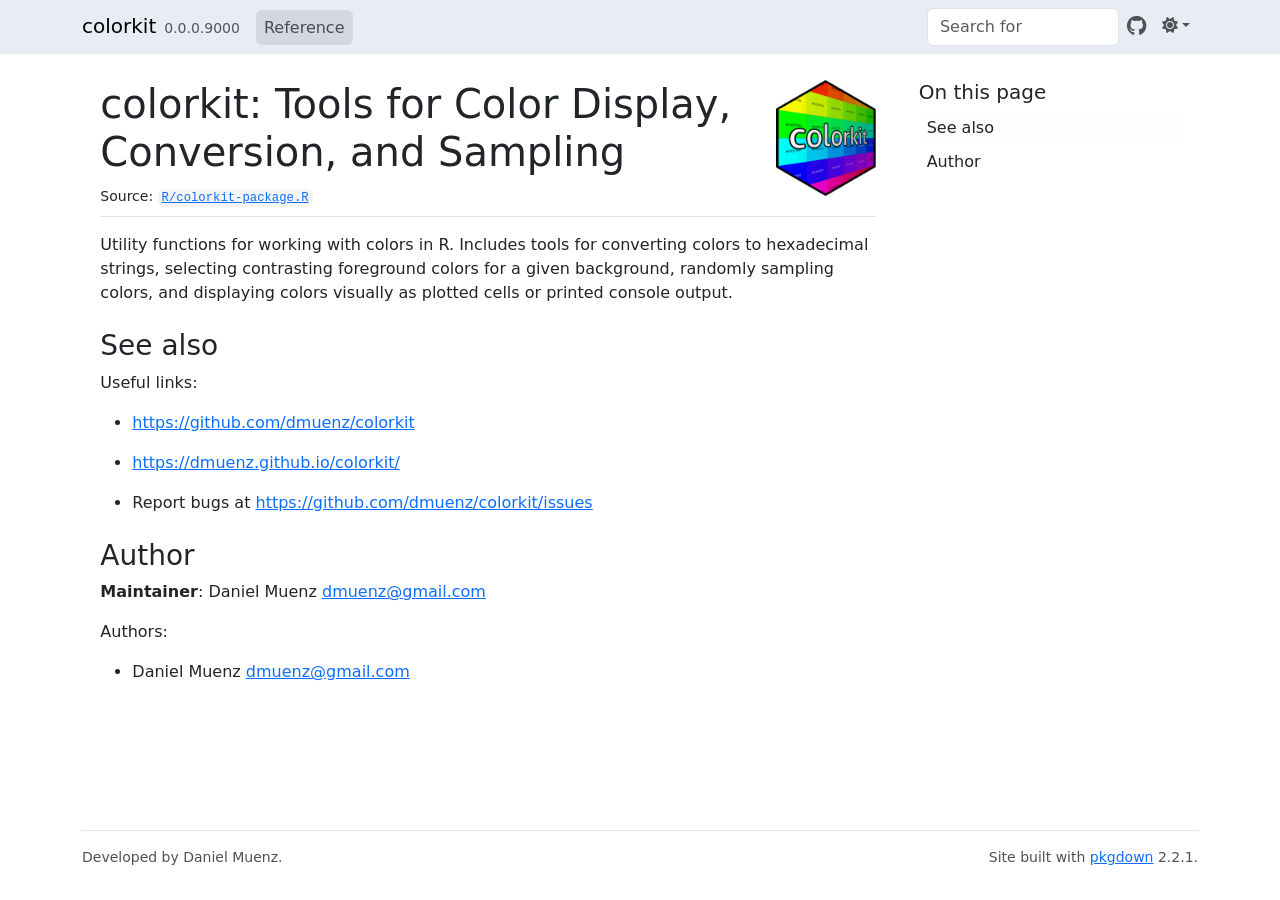
<file: reference/colorkit.html>
<html>
  <head>
    <meta http-equiv="refresh" content="0;URL=https://dmuenz.github.io/colorkit/reference/colorkit-package.html" />
    <meta name="robots" content="noindex">
    <link rel="canonical" href="https://dmuenz.github.io/colorkit/reference/colorkit-package.html">
  </head>
</html>
</file>
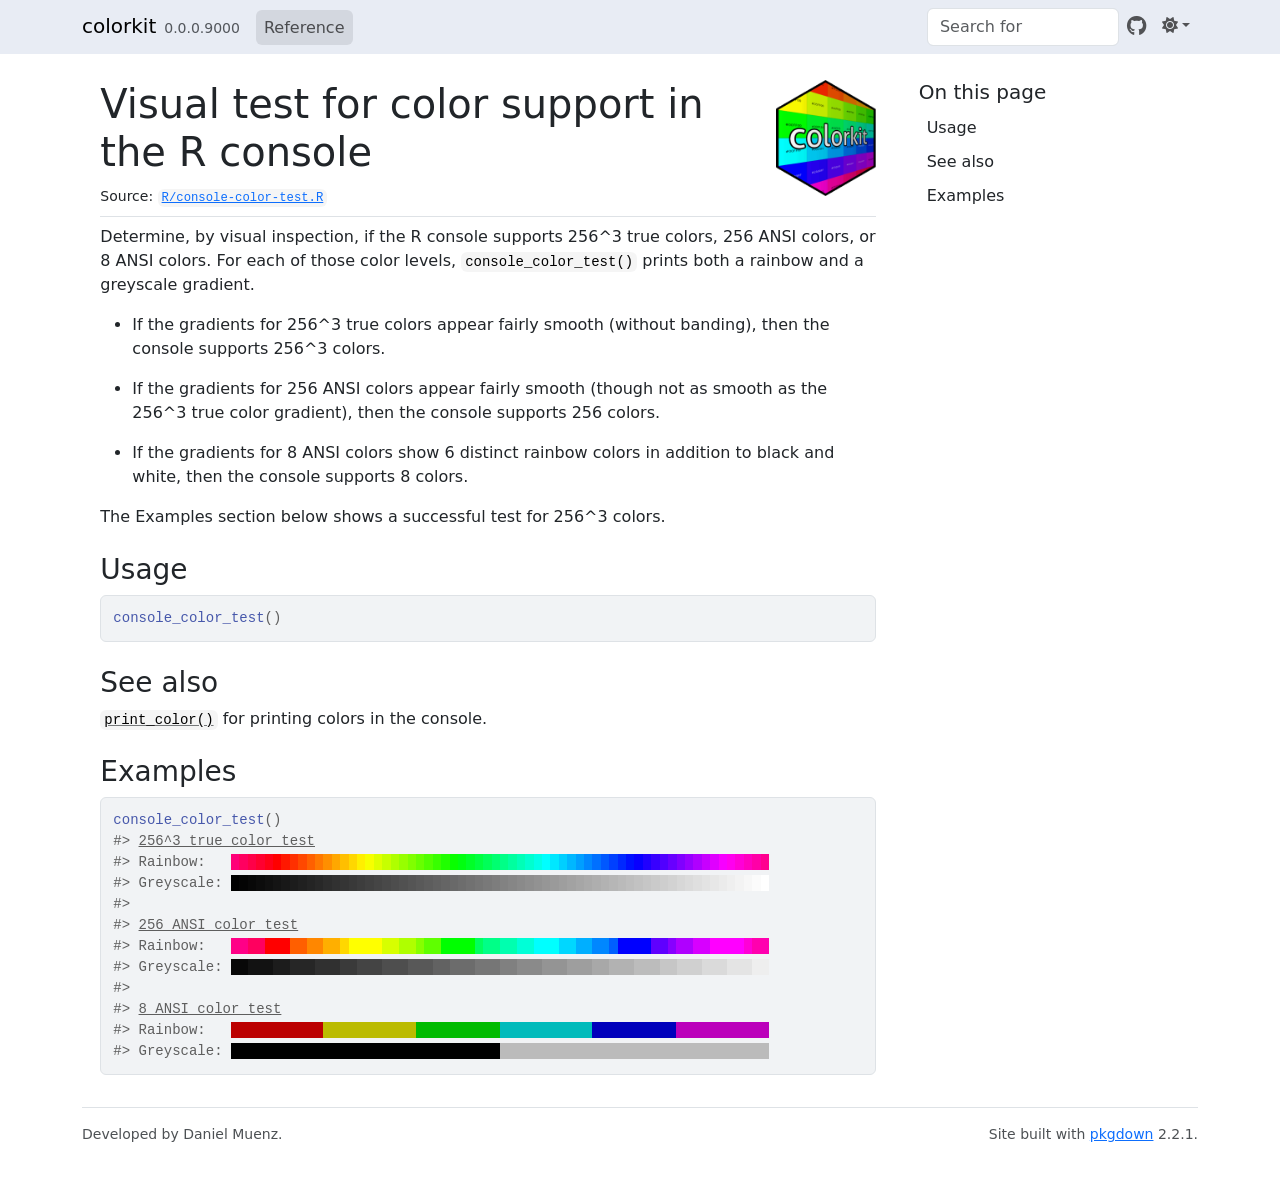
<file: reference/console_color_test.html>
<!DOCTYPE html>
<!-- Generated by pkgdown: do not edit by hand --><html lang="en"><head><meta charset="UTF-8"><meta http-equiv="X-UA-Compatible" content="IE=edge"><meta name="viewport" content="width=device-width, initial-scale=1, shrink-to-fit=no"><title>Visual test for color support in the R console — console_color_test • colorkit</title><!-- favicons --><link rel="icon" type="image/png" sizes="96x96" href="../favicon-96x96.png"><link rel="icon" type="”image/svg+xml”" href="../favicon.svg"><link rel="apple-touch-icon" sizes="180x180" href="../apple-touch-icon.png"><link rel="icon" sizes="any" href="../favicon.ico"><link rel="manifest" href="../site.webmanifest"><script src="../lightswitch.js"></script><script src="../deps/jquery-3.6.0/jquery-3.6.0.min.js"></script><meta name="viewport" content="width=device-width, initial-scale=1, shrink-to-fit=no"><link href="../deps/bootstrap-5.3.8/bootstrap.min.css" rel="stylesheet"><script src="../deps/bootstrap-5.3.8/bootstrap.bundle.min.js"></script><link href="../deps/font-awesome-6.5.2/css/all.min.css" rel="stylesheet"><link href="../deps/font-awesome-6.5.2/css/v4-shims.min.css" rel="stylesheet"><script src="../deps/headroom-0.11.0/headroom.min.js"></script><script src="../deps/headroom-0.11.0/jQuery.headroom.min.js"></script><script src="../deps/bootstrap-toc-1.0.1/bootstrap-toc.min.js"></script><script src="../deps/clipboard.js-2.0.11/clipboard.min.js"></script><script src="../deps/search-1.0.0/autocomplete.jquery.min.js"></script><script src="../deps/search-1.0.0/fuse.min.js"></script><script src="../deps/search-1.0.0/mark.min.js"></script><!-- pkgdown --><script src="../pkgdown.js"></script><link href="../extra.css" rel="stylesheet"><meta property="og:title" content="Visual test for color support in the R console — console_color_test"><meta name="description" content="Determine, by visual inspection, if the R console supports 256^3 true colors,
256 ANSI colors, or 8 ANSI colors. For each of those color levels,
console_color_test() prints both a rainbow and a greyscale gradient.
If the gradients for 256^3 true colors appear fairly smooth (without
banding), then the console supports 256^3 colors.
If the gradients for 256 ANSI colors appear fairly smooth (though not as
smooth as the 256^3 true color gradient), then the console supports 256
colors.
If the gradients for 8 ANSI colors show 6 distinct rainbow colors in
addition to black and white, then the console supports 8 colors.


The Examples section below shows a successful test for 256^3
    colors."><meta property="og:description" content="Determine, by visual inspection, if the R console supports 256^3 true colors,
256 ANSI colors, or 8 ANSI colors. For each of those color levels,
console_color_test() prints both a rainbow and a greyscale gradient.
If the gradients for 256^3 true colors appear fairly smooth (without
banding), then the console supports 256^3 colors.
If the gradients for 256 ANSI colors appear fairly smooth (though not as
smooth as the 256^3 true color gradient), then the console supports 256
colors.
If the gradients for 8 ANSI colors show 6 distinct rainbow colors in
addition to black and white, then the console supports 8 colors.


The Examples section below shows a successful test for 256^3
    colors."><meta property="og:image" content="https://dmuenz.github.io/colorkit/logo.png"></head><body>
    <a href="#main" class="visually-hidden-focusable">Skip to contents</a>


    <nav class="navbar navbar-expand-lg fixed-top " aria-label="Site navigation"><div class="container">

    <a class="navbar-brand me-2" href="../index.html">colorkit</a>

    <small class="nav-text text-muted me-auto" data-bs-toggle="tooltip" data-bs-placement="bottom" title="">0.0.0.9000</small>


    <button class="navbar-toggler" type="button" data-bs-toggle="collapse" data-bs-target="#navbar" aria-controls="navbar" aria-expanded="false" aria-label="Toggle navigation">
      <span class="navbar-toggler-icon"></span>
    </button>

    <div id="navbar" class="collapse navbar-collapse ms-3">
      <ul class="navbar-nav me-auto"><li class="active nav-item"><a class="nav-link" href="../reference/index.html">Reference</a></li>
      </ul><ul class="navbar-nav"><li class="nav-item"><form class="form-inline" role="search">
 <input class="form-control" type="search" name="search-input" id="search-input" autocomplete="off" aria-label="Search site" placeholder="Search for" data-search-index="../search.json"></form></li>
<li class="nav-item"><a class="external-link nav-link" href="https://github.com/dmuenz/colorkit/" aria-label="GitHub"><span class="fa fab fa-github fa-lg"></span></a></li>
<li class="nav-item dropdown">
  <button class="nav-link dropdown-toggle" type="button" id="dropdown-lightswitch" data-bs-toggle="dropdown" aria-expanded="false" aria-haspopup="true" aria-label="Light switch"><span class="fa fa-sun"></span></button>
  <ul class="dropdown-menu dropdown-menu-end" aria-labelledby="dropdown-lightswitch"><li><button class="dropdown-item" data-bs-theme-value="light"><span class="fa fa-sun"></span> Light</button></li>
    <li><button class="dropdown-item" data-bs-theme-value="dark"><span class="fa fa-moon"></span> Dark</button></li>
    <li><button class="dropdown-item" data-bs-theme-value="auto"><span class="fa fa-adjust"></span> Auto</button></li>
  </ul></li>
      </ul></div>


  </div>
</nav><div class="container template-reference-topic">
<div class="row">
  <main id="main" class="col-md-9"><div class="page-header">
      <img src="../logo.png" class="logo" alt=""><h1>Visual test for color support in the R console</h1>
      <small class="dont-index">Source: <a href="https://github.com/dmuenz/colorkit/blob/main/R/console-color-test.R" class="external-link"><code>R/console-color-test.R</code></a></small>
      <div class="d-none name"><code>console_color_test.Rd</code></div>
    </div>

    <div class="ref-description section level2">
    <p>Determine, by visual inspection, if the R console supports 256^3 true colors,
256 ANSI colors, or 8 ANSI colors. For each of those color levels,
<code>console_color_test()</code> prints both a rainbow and a greyscale gradient.</p><ul><li><p>If the gradients for 256^3 true colors appear fairly smooth (without
banding), then the console supports 256^3 colors.</p></li>
<li><p>If the gradients for 256 ANSI colors appear fairly smooth (though not as
smooth as the 256^3 true color gradient), then the console supports 256
colors.</p></li>
<li><p>If the gradients for 8 ANSI colors show 6 distinct rainbow colors in
addition to black and white, then the console supports 8 colors.</p></li>
</ul><p></p><p>The Examples section below shows a successful test for 256^3
    colors.</p>
    </div>

    <div class="section level2">
    <h2 id="ref-usage">Usage<a class="anchor" aria-label="anchor" href="#ref-usage"></a></h2>
    <div class="sourceCode"><pre class="sourceCode r"><code><span><span class="fu">console_color_test</span><span class="op">(</span><span class="op">)</span></span></code></pre></div>
    </div>

    <div class="section level2">
    <h2 id="see-also">See also<a class="anchor" aria-label="anchor" href="#see-also"></a></h2>
    <div class="dont-index"><p><code><a href="print_color.html">print_color()</a></code> for printing colors in the console.</p></div>
    </div>

    <div class="section level2">
    <h2 id="ref-examples">Examples<a class="anchor" aria-label="anchor" href="#ref-examples"></a></h2>
    <div class="sourceCode"><pre class="sourceCode r"><code><span class="r-in"><span><span class="fu">console_color_test</span><span class="op">(</span><span class="op">)</span></span></span>
<span class="r-out co"><span class="r-pr">#&gt;</span> <span style="text-decoration: underline;">256^3 true color test</span></span>
<span class="r-out co"><span class="r-pr">#&gt;</span> Rainbow:   <span style="background-color: #FF0078;"> </span><span style="background-color: #FF0060;"> </span><span style="background-color: #FF0048;"> </span><span style="background-color: #FF0030;"> </span><span style="background-color: #FF0018;"> </span><span style="background-color: #FF0000;"> </span><span style="background-color: #FF1800;"> </span><span style="background-color: #FF3000;"> </span><span style="background-color: #FF4800;"> </span><span style="background-color: #FF6000;"> </span><span style="background-color: #FF7800;"> </span><span style="background-color: #FF8F00;"> </span><span style="background-color: #FFA700;"> </span><span style="background-color: #FFBF00;"> </span><span style="background-color: #FFD700;"> </span><span style="background-color: #FFEF00;"> </span><span style="background-color: #F7FF00;"> </span><span style="background-color: #DFFF00;"> </span><span style="background-color: #C7FF00;"> </span><span style="background-color: #AFFF00;"> </span><span style="background-color: #97FF00;"> </span><span style="background-color: #80FF00;"> </span><span style="background-color: #68FF00;"> </span><span style="background-color: #50FF00;"> </span><span style="background-color: #38FF00;"> </span><span style="background-color: #20FF00;"> </span><span style="background-color: #08FF00;"> </span><span style="background-color: #00FF10;"> </span><span style="background-color: #00FF28;"> </span><span style="background-color: #00FF40;"> </span><span style="background-color: #00FF58;"> </span><span style="background-color: #00FF70;"> </span><span style="background-color: #00FF87;"> </span><span style="background-color: #00FF9F;"> </span><span style="background-color: #00FFB7;"> </span><span style="background-color: #00FFCF;"> </span><span style="background-color: #00FFE7;"> </span><span style="background-color: #00FFFF;"> </span><span style="background-color: #00E7FF;"> </span><span style="background-color: #00CFFF;"> </span><span style="background-color: #00B7FF;"> </span><span style="background-color: #009FFF;"> </span><span style="background-color: #0087FF;"> </span><span style="background-color: #0070FF;"> </span><span style="background-color: #0058FF;"> </span><span style="background-color: #0040FF;"> </span><span style="background-color: #0028FF;"> </span><span style="background-color: #0010FF;"> </span><span style="background-color: #0800FF;"> </span><span style="background-color: #2000FF;"> </span><span style="background-color: #3800FF;"> </span><span style="background-color: #5000FF;"> </span><span style="background-color: #6800FF;"> </span><span style="background-color: #8000FF;"> </span><span style="background-color: #9700FF;"> </span><span style="background-color: #AF00FF;"> </span><span style="background-color: #C700FF;"> </span><span style="background-color: #DF00FF;"> </span><span style="background-color: #F700FF;"> </span><span style="background-color: #FF00EF;"> </span><span style="background-color: #FF00D7;"> </span><span style="background-color: #FF00BF;"> </span><span style="background-color: #FF00A7;"> </span><span style="background-color: #FF008F;"> </span></span>
<span class="r-out co"><span class="r-pr">#&gt;</span> Greyscale: <span style="background-color: #000000;"> </span><span style="background-color: #040404;"> </span><span style="background-color: #080808;"> </span><span style="background-color: #0C0C0C;"> </span><span style="background-color: #101010;"> </span><span style="background-color: #141414;"> </span><span style="background-color: #181818;"> </span><span style="background-color: #1C1C1C;"> </span><span style="background-color: #202020;"> </span><span style="background-color: #242424;"> </span><span style="background-color: #282828;"> </span><span style="background-color: #2D2D2D;"> </span><span style="background-color: #313131;"> </span><span style="background-color: #353535;"> </span><span style="background-color: #393939;"> </span><span style="background-color: #3D3D3D;"> </span><span style="background-color: #414141;"> </span><span style="background-color: #454545;"> </span><span style="background-color: #494949;"> </span><span style="background-color: #4D4D4D;"> </span><span style="background-color: #515151;"> </span><span style="background-color: #555555;"> </span><span style="background-color: #595959;"> </span><span style="background-color: #5D5D5D;"> </span><span style="background-color: #616161;"> </span><span style="background-color: #656565;"> </span><span style="background-color: #696969;"> </span><span style="background-color: #6D6D6D;"> </span><span style="background-color: #717171;"> </span><span style="background-color: #757575;"> </span><span style="background-color: #797979;"> </span><span style="background-color: #7D7D7D;"> </span><span style="background-color: #828282;"> </span><span style="background-color: #868686;"> </span><span style="background-color: #8A8A8A;"> </span><span style="background-color: #8E8E8E;"> </span><span style="background-color: #929292;"> </span><span style="background-color: #969696;"> </span><span style="background-color: #9A9A9A;"> </span><span style="background-color: #9E9E9E;"> </span><span style="background-color: #A2A2A2;"> </span><span style="background-color: #A6A6A6;"> </span><span style="background-color: #AAAAAA;"> </span><span style="background-color: #AEAEAE;"> </span><span style="background-color: #B2B2B2;"> </span><span style="background-color: #B6B6B6;"> </span><span style="background-color: #BABABA;"> </span><span style="background-color: #BEBEBE;"> </span><span style="background-color: #C2C2C2;"> </span><span style="background-color: #C6C6C6;"> </span><span style="background-color: #CACACA;"> </span><span style="background-color: #CECECE;"> </span><span style="background-color: #D2D2D2;"> </span><span style="background-color: #D7D7D7;"> </span><span style="background-color: #DBDBDB;"> </span><span style="background-color: #DFDFDF;"> </span><span style="background-color: #E3E3E3;"> </span><span style="background-color: #E7E7E7;"> </span><span style="background-color: #EBEBEB;"> </span><span style="background-color: #EFEFEF;"> </span><span style="background-color: #F3F3F3;"> </span><span style="background-color: #F7F7F7;"> </span><span style="background-color: #FBFBFB;"> </span><span style="background-color: #FFFFFF;"> </span></span>
<span class="r-out co"><span class="r-pr">#&gt;</span> </span>
<span class="r-out co"><span class="r-pr">#&gt;</span> <span style="text-decoration: underline;">256 ANSI color test</span></span>
<span class="r-out co"><span class="r-pr">#&gt;</span> Rainbow:   <span style="background-color: #FF0087;">  </span><span style="background-color: #FF005F;">  </span><span style="background-color: #FF0000;">   </span><span style="background-color: #FF5F00;">  </span><span style="background-color: #FF8700;">  </span><span style="background-color: #FFAF00;">  </span><span style="background-color: #FFD700;"> </span><span style="background-color: #FFFF00;">    </span><span style="background-color: #D7FF00;">  </span><span style="background-color: #AFFF00;">  </span><span style="background-color: #87FF00;"> </span><span style="background-color: #5FFF00;">  </span><span style="background-color: #00FF00;">    </span><span style="background-color: #00FF5F;"> </span><span style="background-color: #00FF87;">  </span><span style="background-color: #00FFAF;">  </span><span style="background-color: #00FFD7;">  </span><span style="background-color: #00FFFF;">   </span><span style="background-color: #00D7FF;">  </span><span style="background-color: #00AFFF;">  </span><span style="background-color: #0087FF;">  </span><span style="background-color: #005FFF;"> </span><span style="background-color: #0000FF;">    </span><span style="background-color: #5F00FF;">  </span><span style="background-color: #8700FF;"> </span><span style="background-color: #AF00FF;">  </span><span style="background-color: #D700FF;">  </span><span style="background-color: #FF00FF;">    </span><span style="background-color: #FF00D7;"> </span><span style="background-color: #FF00AF;">  </span></span>
<span class="r-out co"><span class="r-pr">#&gt;</span> Greyscale: <span style="background-color: #080808;">  </span><span style="background-color: #121212;">   </span><span style="background-color: #1C1C1C;">  </span><span style="background-color: #262626;">   </span><span style="background-color: #303030;">   </span><span style="background-color: #3A3A3A;">  </span><span style="background-color: #444444;">   </span><span style="background-color: #4E4E4E;">   </span><span style="background-color: #585858;">   </span><span style="background-color: #626262;">  </span><span style="background-color: #6C6C6C;">   </span><span style="background-color: #767676;">   </span><span style="background-color: #808080;">  </span><span style="background-color: #8A8A8A;">   </span><span style="background-color: #949494;">   </span><span style="background-color: #9E9E9E;">   </span><span style="background-color: #A8A8A8;">  </span><span style="background-color: #B2B2B2;">   </span><span style="background-color: #BCBCBC;">   </span><span style="background-color: #C6C6C6;">  </span><span style="background-color: #D0D0D0;">   </span><span style="background-color: #DADADA;">   </span><span style="background-color: #E4E4E4;">   </span><span style="background-color: #EEEEEE;">  </span></span>
<span class="r-out co"><span class="r-pr">#&gt;</span> </span>
<span class="r-out co"><span class="r-pr">#&gt;</span> <span style="text-decoration: underline;">8 ANSI color test</span></span>
<span class="r-out co"><span class="r-pr">#&gt;</span> Rainbow:   <span style="background-color: #BB0000;">           </span><span style="background-color: #BBBB00;">           </span><span style="background-color: #00BB00;">          </span><span style="background-color: #00BBBB;">           </span><span style="background-color: #0000BB;">          </span><span style="background-color: #BB00BB;">           </span></span>
<span class="r-out co"><span class="r-pr">#&gt;</span> Greyscale: <span style="background-color: #000000;">                                </span><span style="background-color: #BBBBBB;">                                </span></span>
</code></pre></div>
    </div>
  </main><aside class="col-md-3"><nav id="toc" aria-label="Table of contents"><h2>On this page</h2>
    </nav></aside></div>


    <footer><div class="pkgdown-footer-left">
  <p>Developed by Daniel Muenz.</p>
</div>

<div class="pkgdown-footer-right">
  <p>Site built with <a href="https://pkgdown.r-lib.org/" class="external-link">pkgdown</a> 2.2.1.</p>
</div>

    </footer></div>





  </body></html>
</file>
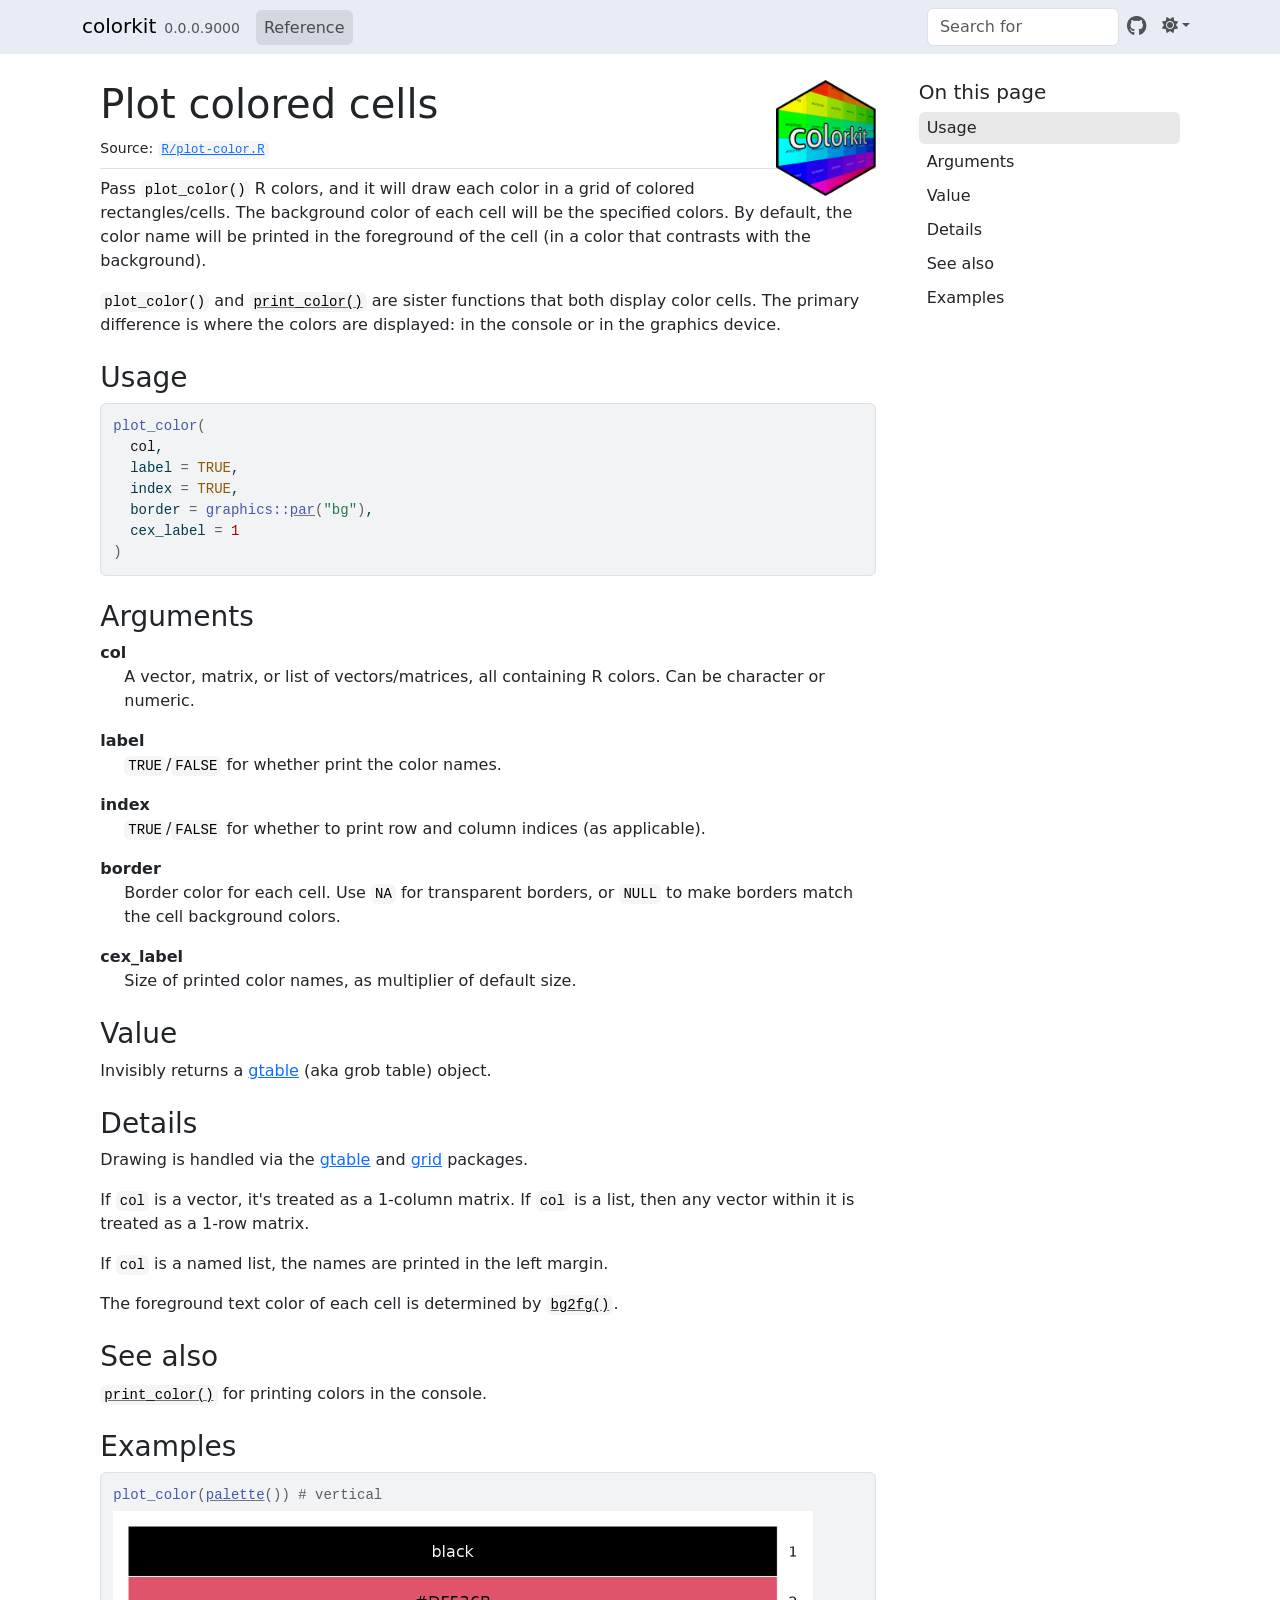
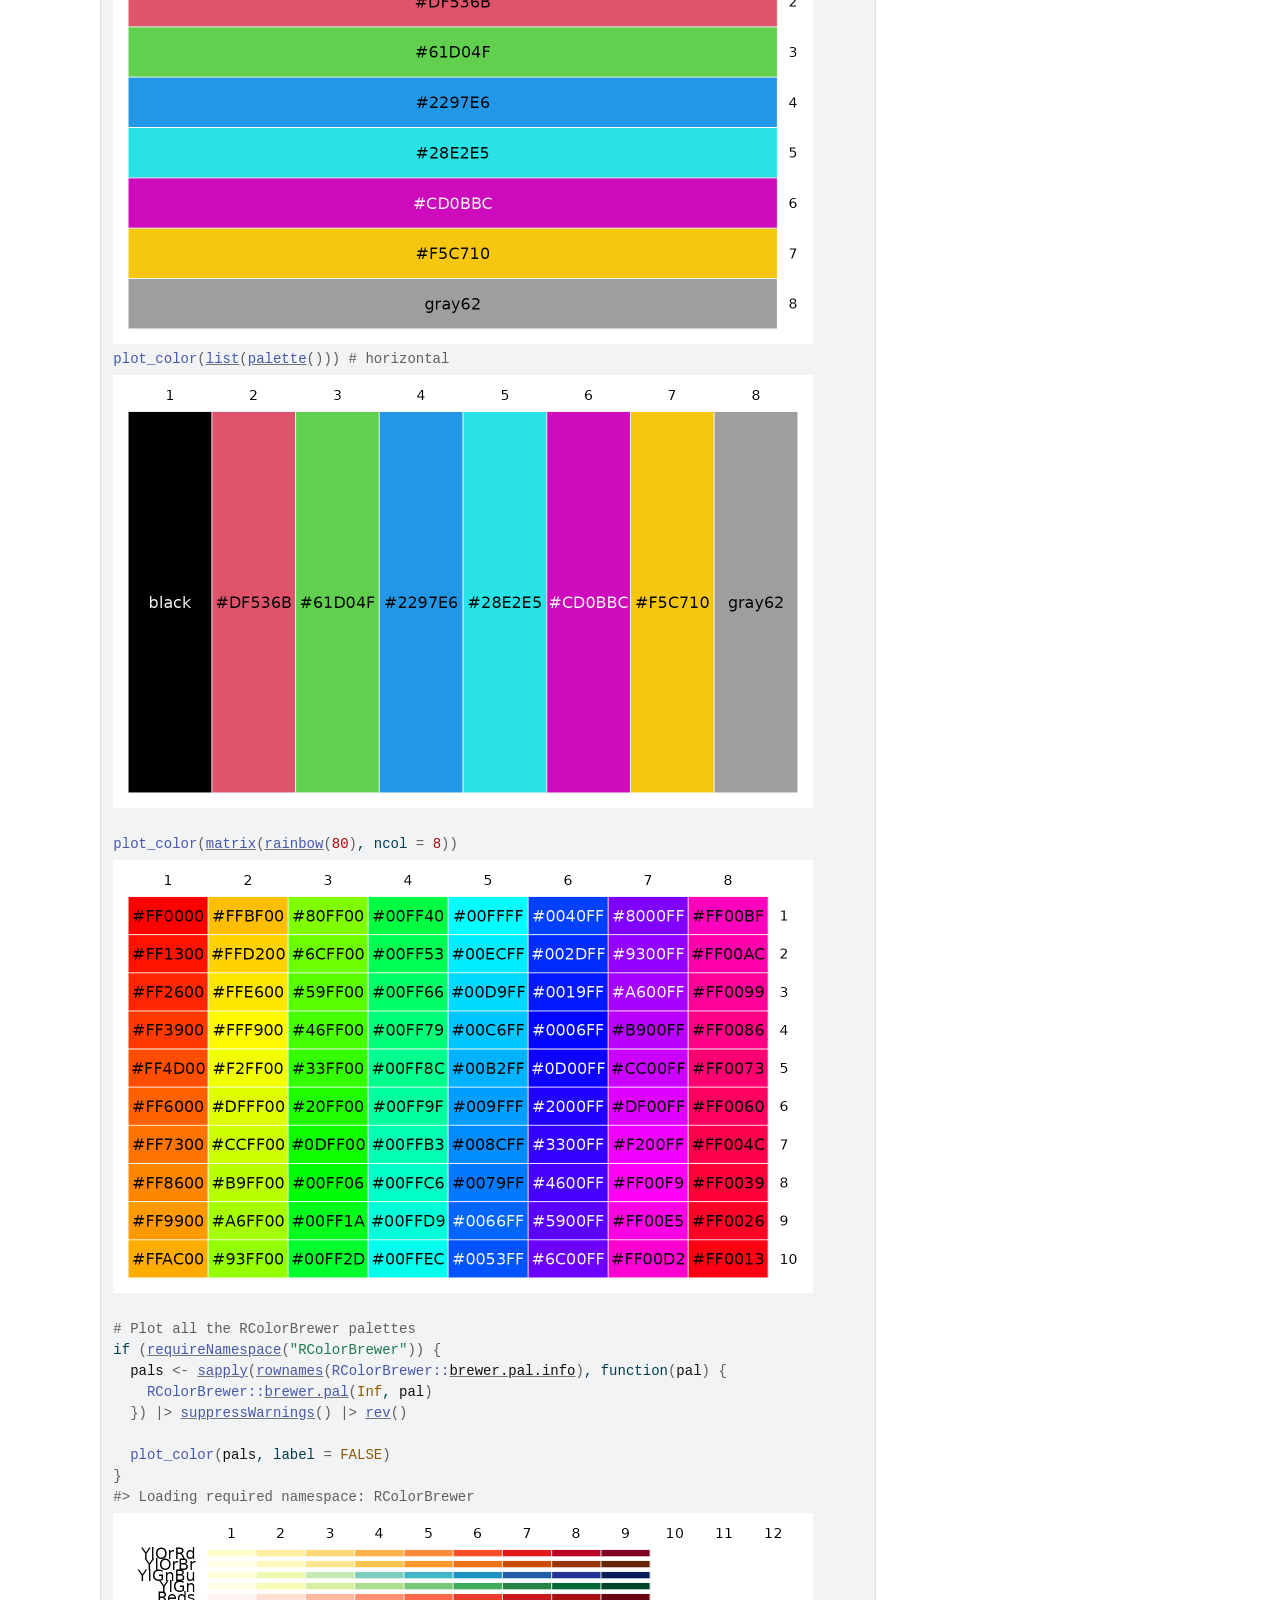
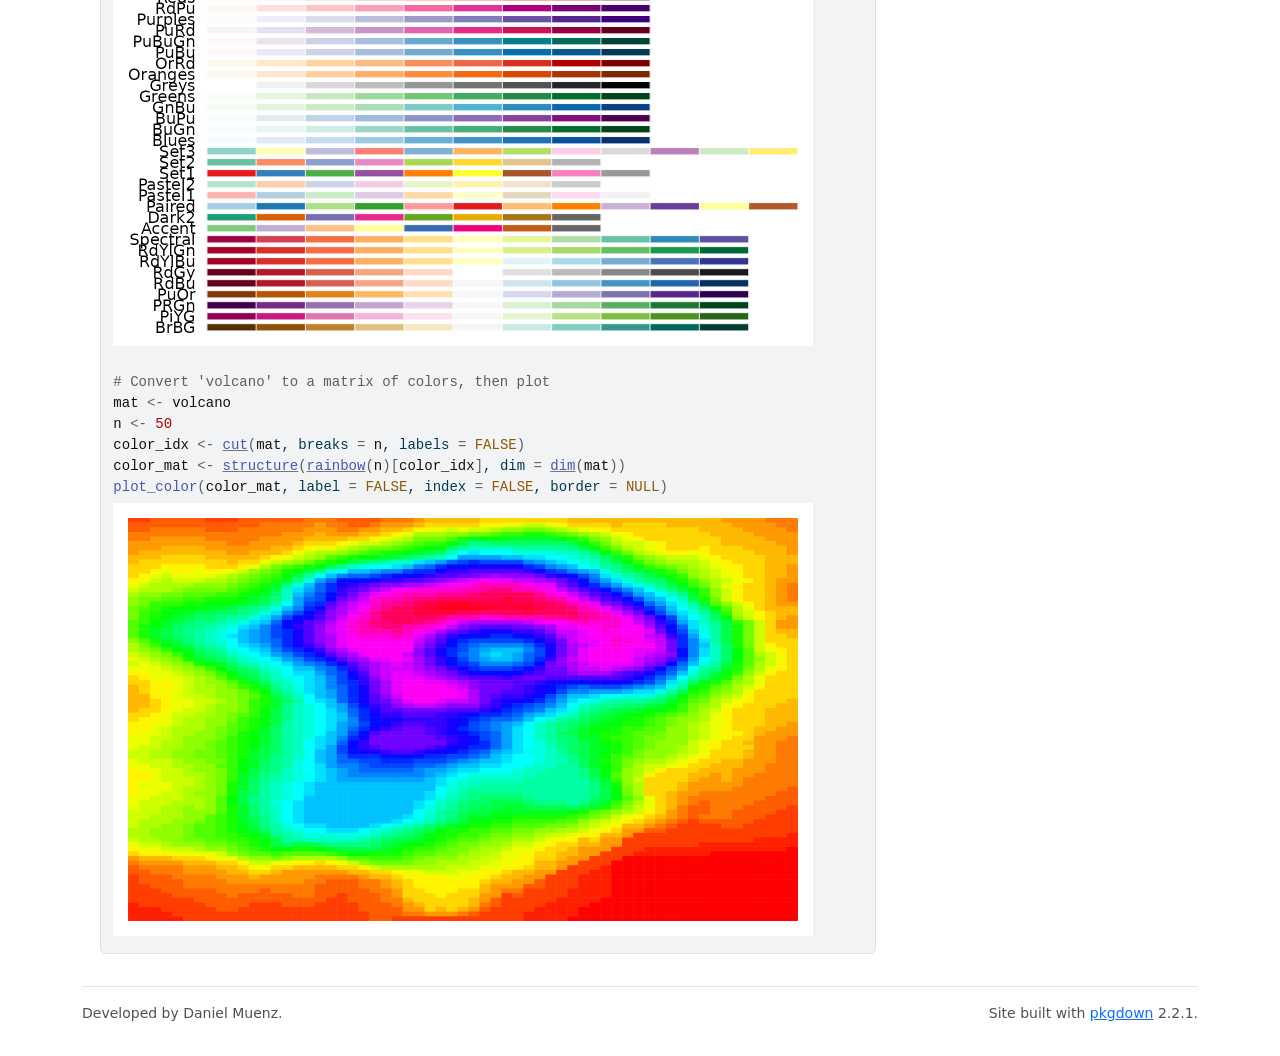
<file: reference/plot_color.html>
<!DOCTYPE html>
<!-- Generated by pkgdown: do not edit by hand --><html lang="en"><head><meta charset="UTF-8"><meta http-equiv="X-UA-Compatible" content="IE=edge"><meta name="viewport" content="width=device-width, initial-scale=1, shrink-to-fit=no"><title>Plot colored cells — plot_color • colorkit</title><!-- favicons --><link rel="icon" type="image/png" sizes="96x96" href="../favicon-96x96.png"><link rel="icon" type="”image/svg+xml”" href="../favicon.svg"><link rel="apple-touch-icon" sizes="180x180" href="../apple-touch-icon.png"><link rel="icon" sizes="any" href="../favicon.ico"><link rel="manifest" href="../site.webmanifest"><script src="../lightswitch.js"></script><script src="../deps/jquery-3.6.0/jquery-3.6.0.min.js"></script><meta name="viewport" content="width=device-width, initial-scale=1, shrink-to-fit=no"><link href="../deps/bootstrap-5.3.8/bootstrap.min.css" rel="stylesheet"><script src="../deps/bootstrap-5.3.8/bootstrap.bundle.min.js"></script><link href="../deps/font-awesome-6.5.2/css/all.min.css" rel="stylesheet"><link href="../deps/font-awesome-6.5.2/css/v4-shims.min.css" rel="stylesheet"><script src="../deps/headroom-0.11.0/headroom.min.js"></script><script src="../deps/headroom-0.11.0/jQuery.headroom.min.js"></script><script src="../deps/bootstrap-toc-1.0.1/bootstrap-toc.min.js"></script><script src="../deps/clipboard.js-2.0.11/clipboard.min.js"></script><script src="../deps/search-1.0.0/autocomplete.jquery.min.js"></script><script src="../deps/search-1.0.0/fuse.min.js"></script><script src="../deps/search-1.0.0/mark.min.js"></script><!-- pkgdown --><script src="../pkgdown.js"></script><link href="../extra.css" rel="stylesheet"><meta property="og:title" content="Plot colored cells — plot_color"><meta name="description" content="Pass plot_color() R colors, and it will draw each color in a grid of
colored rectangles/cells. The background color of each cell will be the
specified colors. By default, the color name will be printed in the
foreground of the cell (in a color that contrasts with the background).
plot_color() and print_color() are sister functions that both display
color cells. The primary difference is where the colors are displayed: in the
console or in the graphics device."><meta property="og:description" content="Pass plot_color() R colors, and it will draw each color in a grid of
colored rectangles/cells. The background color of each cell will be the
specified colors. By default, the color name will be printed in the
foreground of the cell (in a color that contrasts with the background).
plot_color() and print_color() are sister functions that both display
color cells. The primary difference is where the colors are displayed: in the
console or in the graphics device."><meta property="og:image" content="https://dmuenz.github.io/colorkit/logo.png"></head><body>
    <a href="#main" class="visually-hidden-focusable">Skip to contents</a>


    <nav class="navbar navbar-expand-lg fixed-top " aria-label="Site navigation"><div class="container">

    <a class="navbar-brand me-2" href="../index.html">colorkit</a>

    <small class="nav-text text-muted me-auto" data-bs-toggle="tooltip" data-bs-placement="bottom" title="">0.0.0.9000</small>


    <button class="navbar-toggler" type="button" data-bs-toggle="collapse" data-bs-target="#navbar" aria-controls="navbar" aria-expanded="false" aria-label="Toggle navigation">
      <span class="navbar-toggler-icon"></span>
    </button>

    <div id="navbar" class="collapse navbar-collapse ms-3">
      <ul class="navbar-nav me-auto"><li class="active nav-item"><a class="nav-link" href="../reference/index.html">Reference</a></li>
      </ul><ul class="navbar-nav"><li class="nav-item"><form class="form-inline" role="search">
 <input class="form-control" type="search" name="search-input" id="search-input" autocomplete="off" aria-label="Search site" placeholder="Search for" data-search-index="../search.json"></form></li>
<li class="nav-item"><a class="external-link nav-link" href="https://github.com/dmuenz/colorkit/" aria-label="GitHub"><span class="fa fab fa-github fa-lg"></span></a></li>
<li class="nav-item dropdown">
  <button class="nav-link dropdown-toggle" type="button" id="dropdown-lightswitch" data-bs-toggle="dropdown" aria-expanded="false" aria-haspopup="true" aria-label="Light switch"><span class="fa fa-sun"></span></button>
  <ul class="dropdown-menu dropdown-menu-end" aria-labelledby="dropdown-lightswitch"><li><button class="dropdown-item" data-bs-theme-value="light"><span class="fa fa-sun"></span> Light</button></li>
    <li><button class="dropdown-item" data-bs-theme-value="dark"><span class="fa fa-moon"></span> Dark</button></li>
    <li><button class="dropdown-item" data-bs-theme-value="auto"><span class="fa fa-adjust"></span> Auto</button></li>
  </ul></li>
      </ul></div>


  </div>
</nav><div class="container template-reference-topic">
<div class="row">
  <main id="main" class="col-md-9"><div class="page-header">
      <img src="../logo.png" class="logo" alt=""><h1>Plot colored cells</h1>
      <small class="dont-index">Source: <a href="https://github.com/dmuenz/colorkit/blob/main/R/plot-color.R" class="external-link"><code>R/plot-color.R</code></a></small>
      <div class="d-none name"><code>plot_color.Rd</code></div>
    </div>

    <div class="ref-description section level2">
    <p>Pass <code>plot_color()</code> R colors, and it will draw each color in a grid of
colored rectangles/cells. The background color of each cell will be the
specified colors. By default, the color name will be printed in the
foreground of the cell (in a color that contrasts with the background).</p>
<p><code>plot_color()</code> and <code><a href="print_color.html">print_color()</a></code> are sister functions that both display
color cells. The primary difference is where the colors are displayed: in the
console or in the graphics device.</p>
    </div>

    <div class="section level2">
    <h2 id="ref-usage">Usage<a class="anchor" aria-label="anchor" href="#ref-usage"></a></h2>
    <div class="sourceCode"><pre class="sourceCode r"><code><span><span class="fu">plot_color</span><span class="op">(</span></span>
<span>  <span class="va">col</span>,</span>
<span>  label <span class="op">=</span> <span class="cn">TRUE</span>,</span>
<span>  index <span class="op">=</span> <span class="cn">TRUE</span>,</span>
<span>  border <span class="op">=</span> <span class="fu">graphics</span><span class="fu">::</span><span class="fu"><a href="https://rdrr.io/r/graphics/par.html" class="external-link">par</a></span><span class="op">(</span><span class="st">"bg"</span><span class="op">)</span>,</span>
<span>  cex_label <span class="op">=</span> <span class="fl">1</span></span>
<span><span class="op">)</span></span></code></pre></div>
    </div>

    <div class="section level2">
    <h2 id="arguments">Arguments<a class="anchor" aria-label="anchor" href="#arguments"></a></h2>


<dl><dt id="arg-col">col<a class="anchor" aria-label="anchor" href="#arg-col"></a></dt>
<dd><p>A vector, matrix, or list of vectors/matrices, all containing R
colors. Can be character or numeric.</p></dd>


<dt id="arg-label">label<a class="anchor" aria-label="anchor" href="#arg-label"></a></dt>
<dd><p><code>TRUE</code>/<code>FALSE</code> for whether print the color names.</p></dd>


<dt id="arg-index">index<a class="anchor" aria-label="anchor" href="#arg-index"></a></dt>
<dd><p><code>TRUE</code>/<code>FALSE</code> for whether to print row and column indices (as
applicable).</p></dd>


<dt id="arg-border">border<a class="anchor" aria-label="anchor" href="#arg-border"></a></dt>
<dd><p>Border color for each cell. Use <code>NA</code> for transparent borders,
or <code>NULL</code> to make borders match the cell background colors.</p></dd>


<dt id="arg-cex-label">cex_label<a class="anchor" aria-label="anchor" href="#arg-cex-label"></a></dt>
<dd><p>Size of printed color names, as multiplier of default size.</p></dd>

</dl></div>
    <div class="section level2">
    <h2 id="value">Value<a class="anchor" aria-label="anchor" href="#value"></a></h2>
    <p>Invisibly returns a <a href="https://gtable.r-lib.org/reference/gtable.html" class="external-link">gtable</a> (aka grob table) object.</p>
    </div>
    <div class="section level2">
    <h2 id="details">Details<a class="anchor" aria-label="anchor" href="#details"></a></h2>
    <p>Drawing is handled via the <a href="https://gtable.r-lib.org/reference/gtable-package.html" class="external-link">gtable</a> and
<a href="https://rdrr.io/r/grid/grid-package.html" class="external-link">grid</a> packages.</p>
<p>If <code>col</code> is a vector, it's treated as a 1-column matrix. If <code>col</code> is a list,
then any vector within it is treated as a 1-row matrix.</p>
<p>If <code>col</code> is a named list, the names are printed in the left margin.</p>
<p>The foreground text color of each cell is determined by <code><a href="bg2fg.html">bg2fg()</a></code>.</p>
    </div>
    <div class="section level2">
    <h2 id="see-also">See also<a class="anchor" aria-label="anchor" href="#see-also"></a></h2>
    <div class="dont-index"><p><code><a href="print_color.html">print_color()</a></code> for printing colors in the console.</p></div>
    </div>

    <div class="section level2">
    <h2 id="ref-examples">Examples<a class="anchor" aria-label="anchor" href="#ref-examples"></a></h2>
    <div class="sourceCode"><pre class="sourceCode r"><code><span class="r-in"><span><span class="fu">plot_color</span><span class="op">(</span><span class="fu"><a href="https://rdrr.io/r/grDevices/palette.html" class="external-link">palette</a></span><span class="op">(</span><span class="op">)</span><span class="op">)</span> <span class="co"># vertical</span></span></span>
<span class="r-plt img"><img src="plot_color-1.png" alt="" width="700" height="433"></span>
<span class="r-in"><span><span class="fu">plot_color</span><span class="op">(</span><span class="fu"><a href="https://rdrr.io/r/base/list.html" class="external-link">list</a></span><span class="op">(</span><span class="fu"><a href="https://rdrr.io/r/grDevices/palette.html" class="external-link">palette</a></span><span class="op">(</span><span class="op">)</span><span class="op">)</span><span class="op">)</span> <span class="co"># horizontal</span></span></span>
<span class="r-plt img"><img src="plot_color-2.png" alt="" width="700" height="433"></span>
<span class="r-in"><span></span></span>
<span class="r-in"><span><span class="fu">plot_color</span><span class="op">(</span><span class="fu"><a href="https://rdrr.io/r/base/matrix.html" class="external-link">matrix</a></span><span class="op">(</span><span class="fu"><a href="https://rdrr.io/r/grDevices/palettes.html" class="external-link">rainbow</a></span><span class="op">(</span><span class="fl">80</span><span class="op">)</span>, ncol <span class="op">=</span> <span class="fl">8</span><span class="op">)</span><span class="op">)</span></span></span>
<span class="r-plt img"><img src="plot_color-3.png" alt="" width="700" height="433"></span>
<span class="r-in"><span></span></span>
<span class="r-in"><span><span class="co"># Plot all the RColorBrewer palettes</span></span></span>
<span class="r-in"><span><span class="kw">if</span> <span class="op">(</span><span class="fu"><a href="https://rdrr.io/r/base/ns-load.html" class="external-link">requireNamespace</a></span><span class="op">(</span><span class="st">"RColorBrewer"</span><span class="op">)</span><span class="op">)</span> <span class="op">{</span></span></span>
<span class="r-in"><span>  <span class="va">pals</span> <span class="op">&lt;-</span> <span class="fu"><a href="https://rdrr.io/r/base/lapply.html" class="external-link">sapply</a></span><span class="op">(</span><span class="fu"><a href="https://rdrr.io/r/base/colnames.html" class="external-link">rownames</a></span><span class="op">(</span><span class="fu">RColorBrewer</span><span class="fu">::</span><span class="va"><a href="https://rdrr.io/pkg/RColorBrewer/man/ColorBrewer.html" class="external-link">brewer.pal.info</a></span><span class="op">)</span>, <span class="kw">function</span><span class="op">(</span><span class="va">pal</span><span class="op">)</span> <span class="op">{</span></span></span>
<span class="r-in"><span>    <span class="fu">RColorBrewer</span><span class="fu">::</span><span class="fu"><a href="https://rdrr.io/pkg/RColorBrewer/man/ColorBrewer.html" class="external-link">brewer.pal</a></span><span class="op">(</span><span class="cn">Inf</span>, <span class="va">pal</span><span class="op">)</span></span></span>
<span class="r-in"><span>  <span class="op">}</span><span class="op">)</span> <span class="op">|&gt;</span> <span class="fu"><a href="https://rdrr.io/r/base/warning.html" class="external-link">suppressWarnings</a></span><span class="op">(</span><span class="op">)</span> <span class="op">|&gt;</span> <span class="fu"><a href="https://rdrr.io/r/base/rev.html" class="external-link">rev</a></span><span class="op">(</span><span class="op">)</span></span></span>
<span class="r-in"><span></span></span>
<span class="r-in"><span>  <span class="fu">plot_color</span><span class="op">(</span><span class="va">pals</span>, label <span class="op">=</span> <span class="cn">FALSE</span><span class="op">)</span></span></span>
<span class="r-in"><span><span class="op">}</span></span></span>
<span class="r-msg co"><span class="r-pr">#&gt;</span> Loading required namespace: RColorBrewer</span>
<span class="r-plt img"><img src="plot_color-4.png" alt="" width="700" height="433"></span>
<span class="r-in"><span></span></span>
<span class="r-in"><span><span class="co"># Convert 'volcano' to a matrix of colors, then plot</span></span></span>
<span class="r-in"><span><span class="va">mat</span> <span class="op">&lt;-</span> <span class="va">volcano</span></span></span>
<span class="r-in"><span><span class="va">n</span> <span class="op">&lt;-</span> <span class="fl">50</span></span></span>
<span class="r-in"><span><span class="va">color_idx</span> <span class="op">&lt;-</span> <span class="fu"><a href="https://rdrr.io/r/base/cut.html" class="external-link">cut</a></span><span class="op">(</span><span class="va">mat</span>, breaks <span class="op">=</span> <span class="va">n</span>, labels <span class="op">=</span> <span class="cn">FALSE</span><span class="op">)</span></span></span>
<span class="r-in"><span><span class="va">color_mat</span> <span class="op">&lt;-</span> <span class="fu"><a href="https://rdrr.io/r/base/structure.html" class="external-link">structure</a></span><span class="op">(</span><span class="fu"><a href="https://rdrr.io/r/grDevices/palettes.html" class="external-link">rainbow</a></span><span class="op">(</span><span class="va">n</span><span class="op">)</span><span class="op">[</span><span class="va">color_idx</span><span class="op">]</span>, dim <span class="op">=</span> <span class="fu"><a href="https://rdrr.io/r/base/dim.html" class="external-link">dim</a></span><span class="op">(</span><span class="va">mat</span><span class="op">)</span><span class="op">)</span></span></span>
<span class="r-in"><span><span class="fu">plot_color</span><span class="op">(</span><span class="va">color_mat</span>, label <span class="op">=</span> <span class="cn">FALSE</span>, index <span class="op">=</span> <span class="cn">FALSE</span>, border <span class="op">=</span> <span class="cn">NULL</span><span class="op">)</span></span></span>
<span class="r-plt img"><img src="plot_color-5.png" alt="" width="700" height="433"></span>
</code></pre></div>
    </div>
  </main><aside class="col-md-3"><nav id="toc" aria-label="Table of contents"><h2>On this page</h2>
    </nav></aside></div>


    <footer><div class="pkgdown-footer-left">
  <p>Developed by Daniel Muenz.</p>
</div>

<div class="pkgdown-footer-right">
  <p>Site built with <a href="https://pkgdown.r-lib.org/" class="external-link">pkgdown</a> 2.2.1.</p>
</div>

    </footer></div>





  </body></html>
</file>
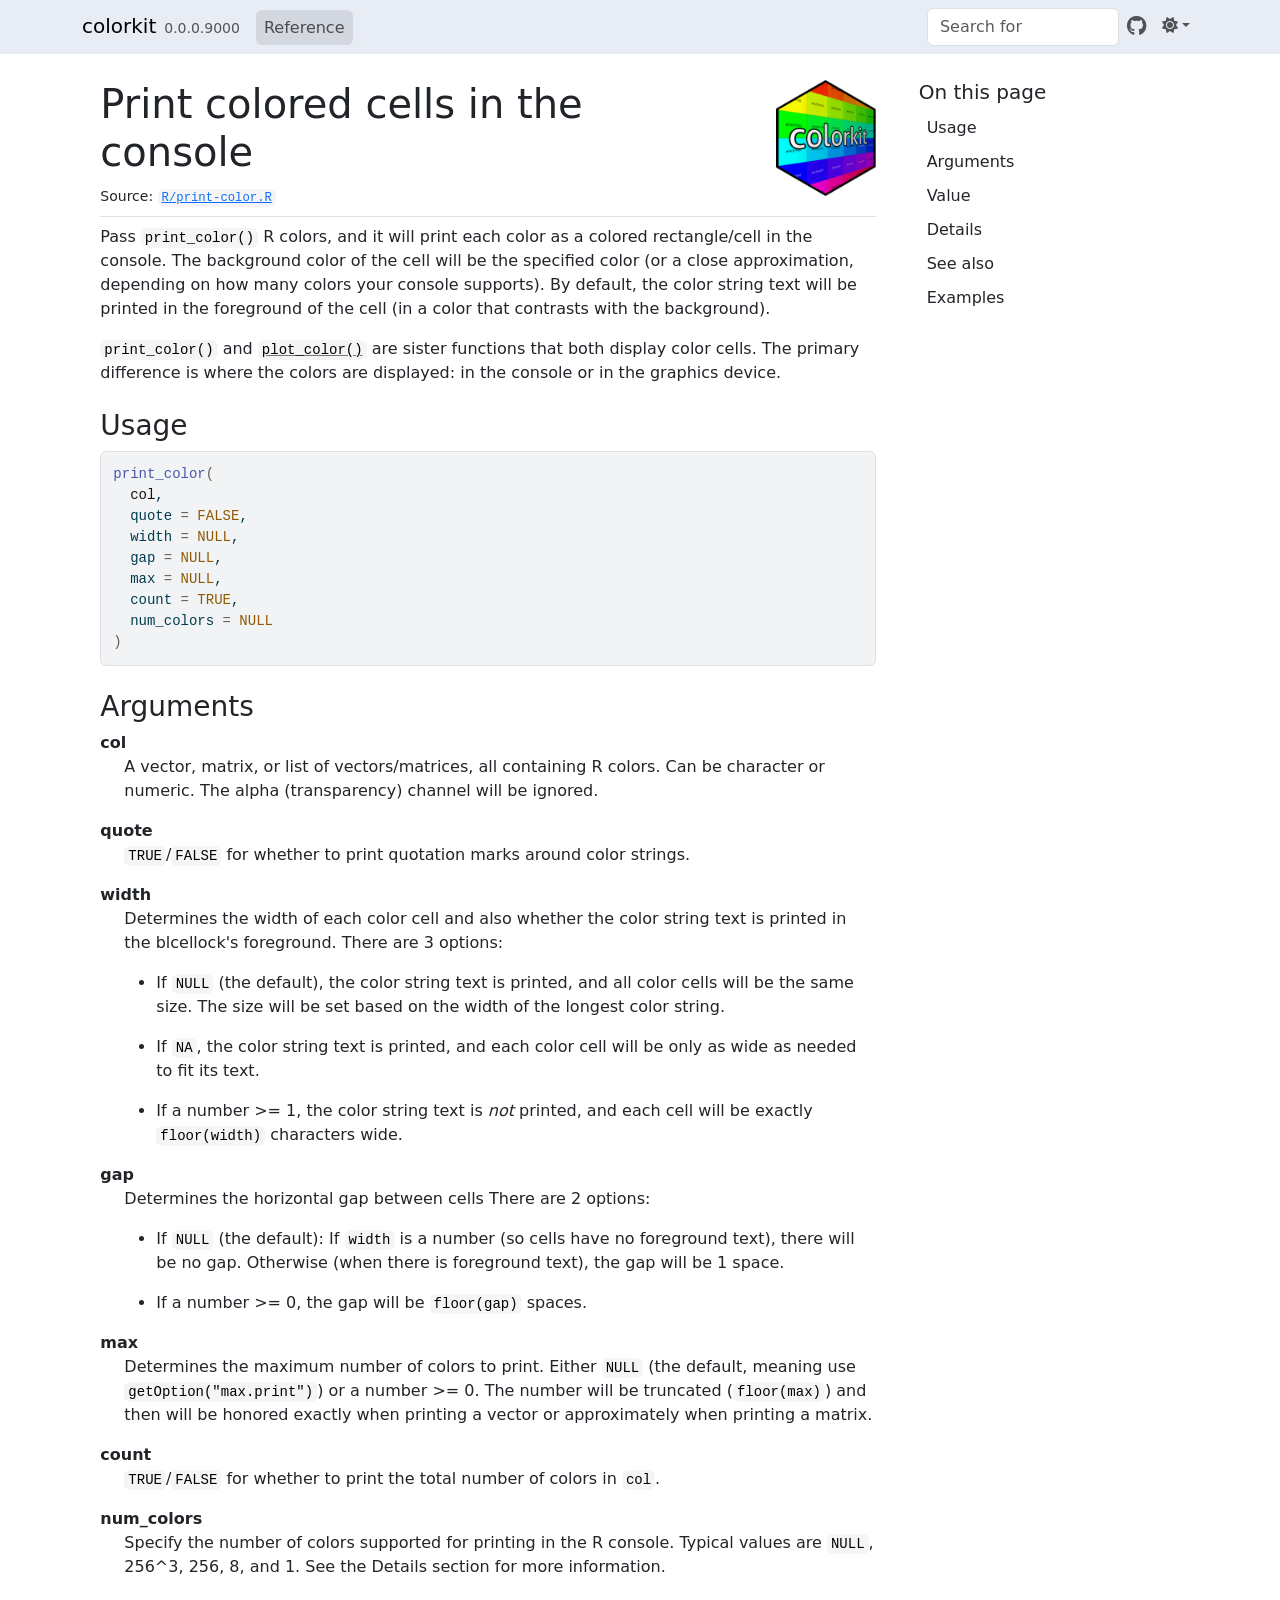
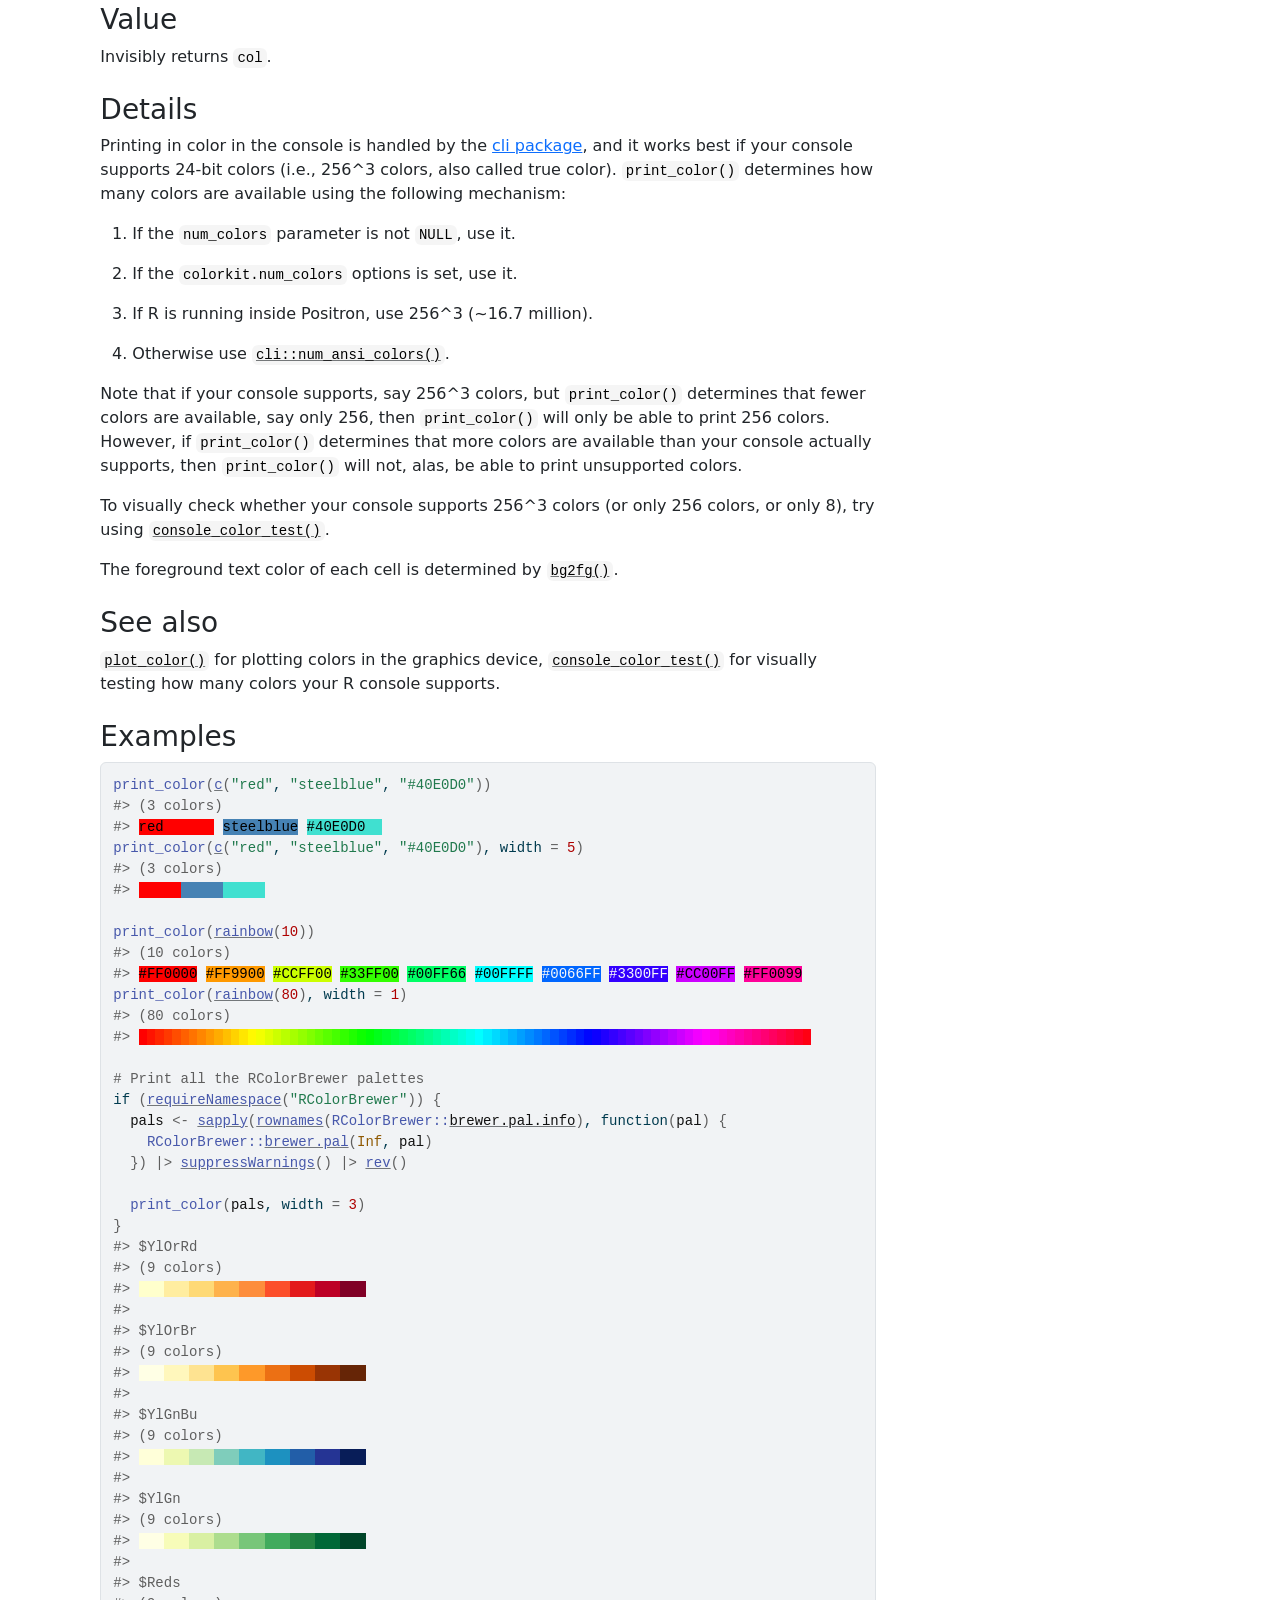
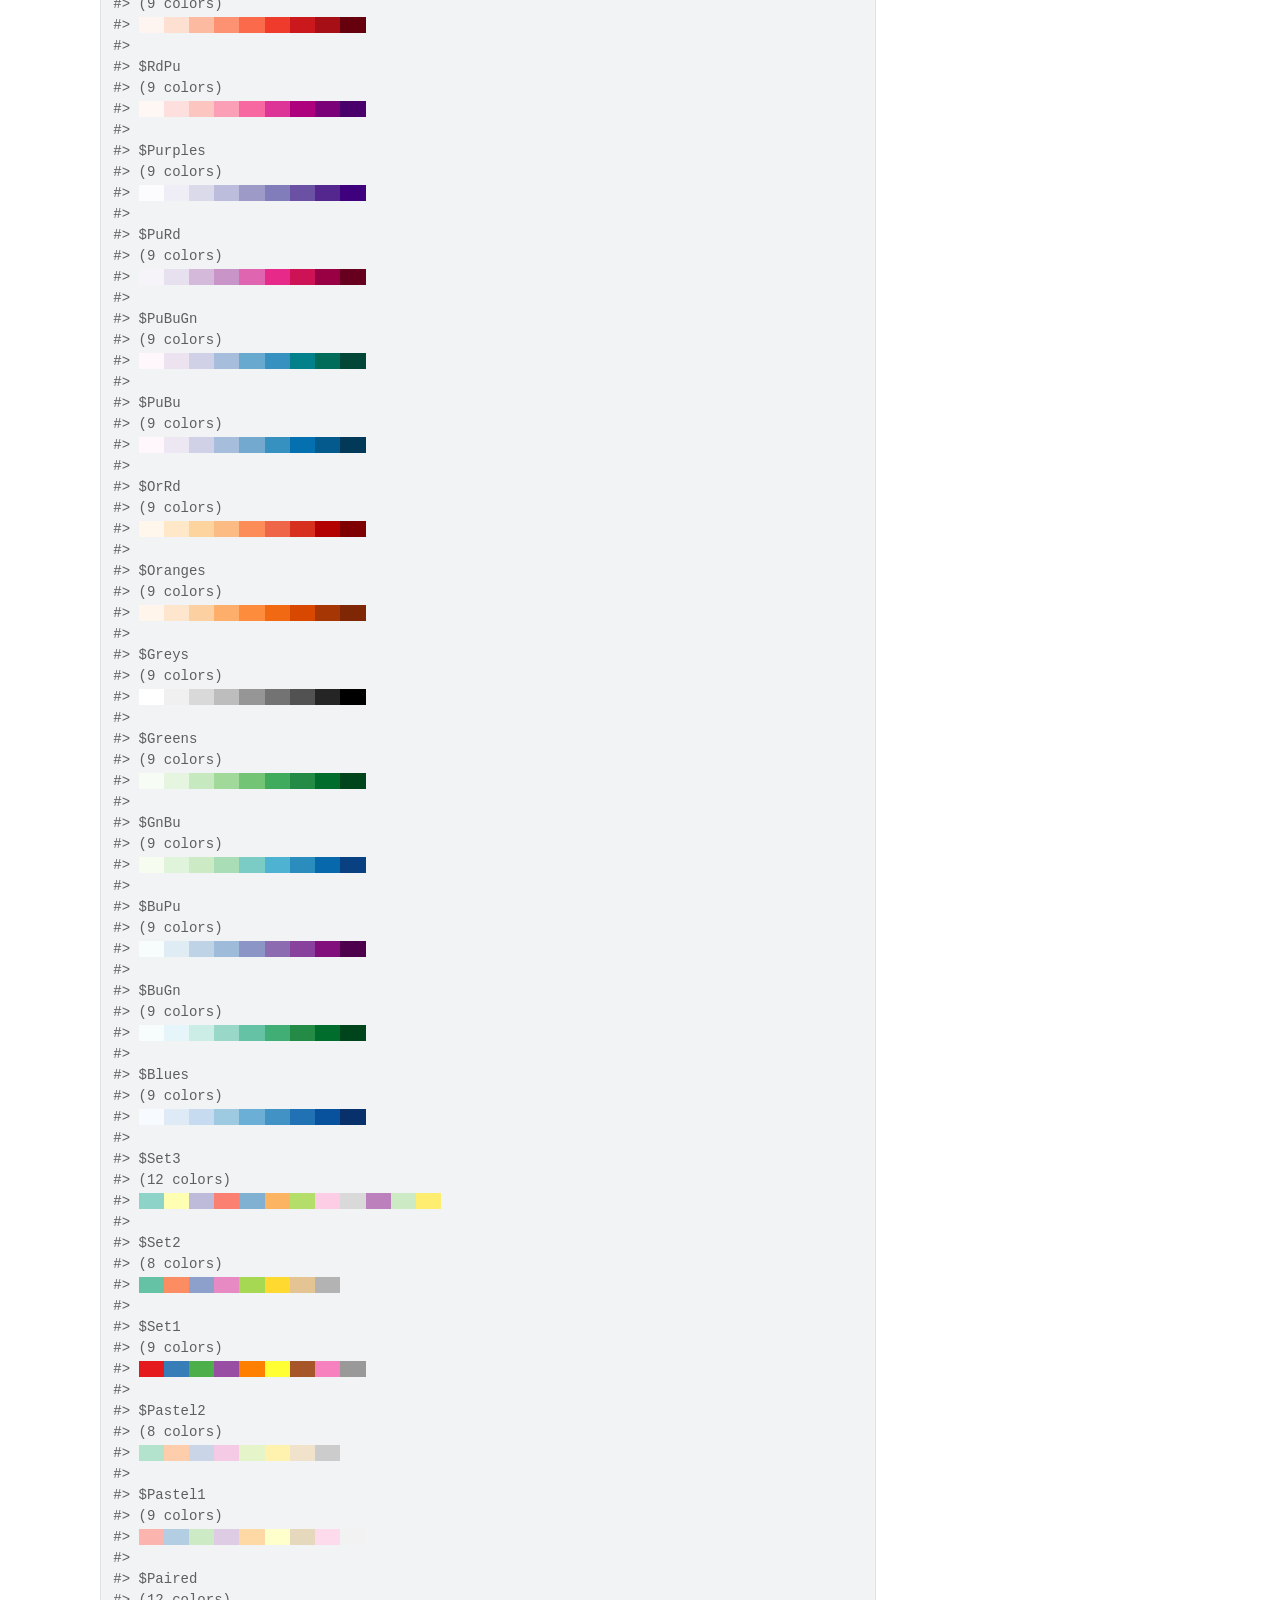
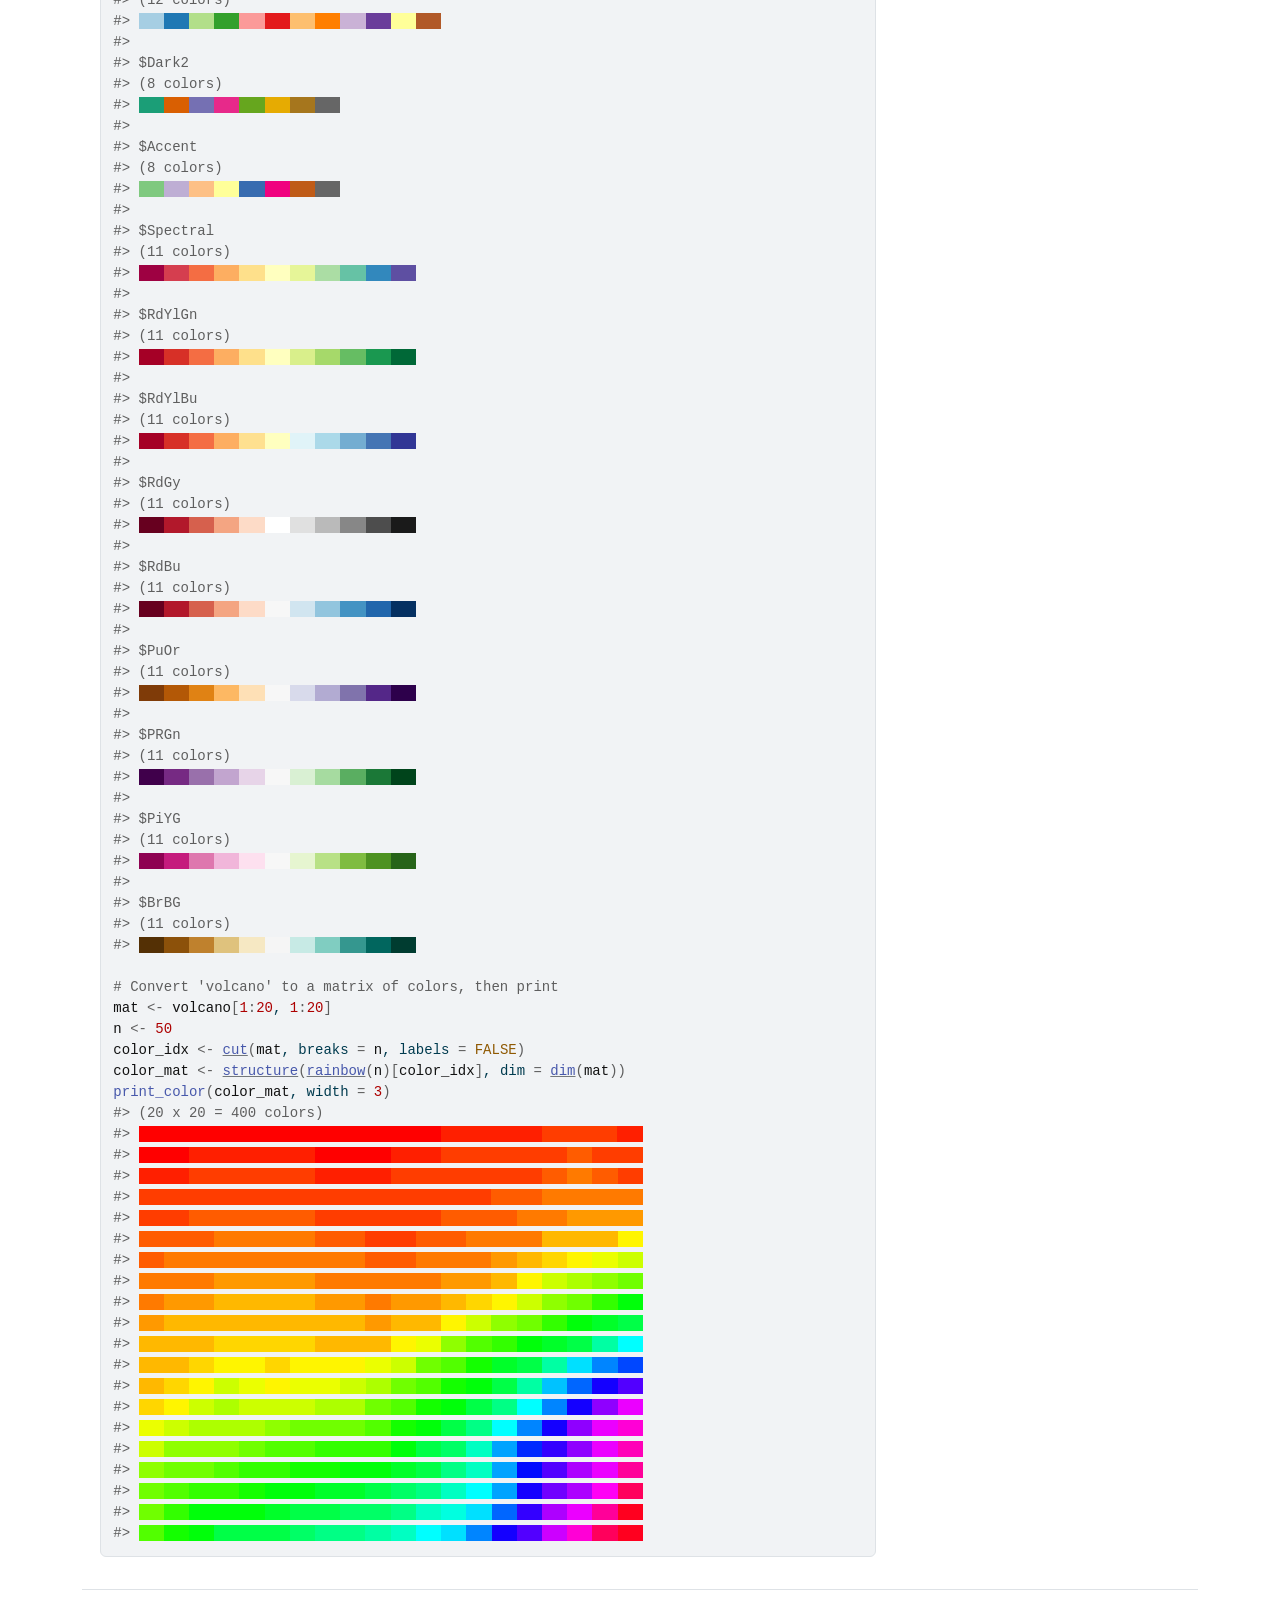
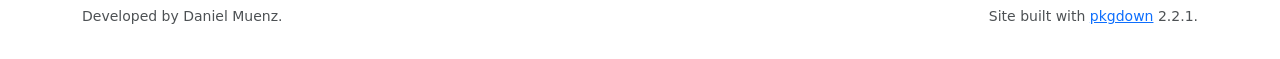
<file: reference/print_color.html>
<!DOCTYPE html>
<!-- Generated by pkgdown: do not edit by hand --><html lang="en"><head><meta charset="UTF-8"><meta http-equiv="X-UA-Compatible" content="IE=edge"><meta name="viewport" content="width=device-width, initial-scale=1, shrink-to-fit=no"><title>Print colored cells in the console — print_color • colorkit</title><!-- favicons --><link rel="icon" type="image/png" sizes="96x96" href="../favicon-96x96.png"><link rel="icon" type="”image/svg+xml”" href="../favicon.svg"><link rel="apple-touch-icon" sizes="180x180" href="../apple-touch-icon.png"><link rel="icon" sizes="any" href="../favicon.ico"><link rel="manifest" href="../site.webmanifest"><script src="../lightswitch.js"></script><script src="../deps/jquery-3.6.0/jquery-3.6.0.min.js"></script><meta name="viewport" content="width=device-width, initial-scale=1, shrink-to-fit=no"><link href="../deps/bootstrap-5.3.8/bootstrap.min.css" rel="stylesheet"><script src="../deps/bootstrap-5.3.8/bootstrap.bundle.min.js"></script><link href="../deps/font-awesome-6.5.2/css/all.min.css" rel="stylesheet"><link href="../deps/font-awesome-6.5.2/css/v4-shims.min.css" rel="stylesheet"><script src="../deps/headroom-0.11.0/headroom.min.js"></script><script src="../deps/headroom-0.11.0/jQuery.headroom.min.js"></script><script src="../deps/bootstrap-toc-1.0.1/bootstrap-toc.min.js"></script><script src="../deps/clipboard.js-2.0.11/clipboard.min.js"></script><script src="../deps/search-1.0.0/autocomplete.jquery.min.js"></script><script src="../deps/search-1.0.0/fuse.min.js"></script><script src="../deps/search-1.0.0/mark.min.js"></script><!-- pkgdown --><script src="../pkgdown.js"></script><link href="../extra.css" rel="stylesheet"><meta property="og:title" content="Print colored cells in the console — print_color"><meta name="description" content="Pass print_color() R colors, and it will print each color as a colored
rectangle/cell in the console. The background color of the cell will be the
specified color (or a close approximation, depending on how many colors your
console supports). By default, the color string text will be printed in the
foreground of the cell (in a color that contrasts with the background).
print_color() and plot_color() are sister functions that both display
color cells. The primary difference is where the colors are displayed: in the
console or in the graphics device."><meta property="og:description" content="Pass print_color() R colors, and it will print each color as a colored
rectangle/cell in the console. The background color of the cell will be the
specified color (or a close approximation, depending on how many colors your
console supports). By default, the color string text will be printed in the
foreground of the cell (in a color that contrasts with the background).
print_color() and plot_color() are sister functions that both display
color cells. The primary difference is where the colors are displayed: in the
console or in the graphics device."><meta property="og:image" content="https://dmuenz.github.io/colorkit/logo.png"></head><body>
    <a href="#main" class="visually-hidden-focusable">Skip to contents</a>


    <nav class="navbar navbar-expand-lg fixed-top " aria-label="Site navigation"><div class="container">

    <a class="navbar-brand me-2" href="../index.html">colorkit</a>

    <small class="nav-text text-muted me-auto" data-bs-toggle="tooltip" data-bs-placement="bottom" title="">0.0.0.9000</small>


    <button class="navbar-toggler" type="button" data-bs-toggle="collapse" data-bs-target="#navbar" aria-controls="navbar" aria-expanded="false" aria-label="Toggle navigation">
      <span class="navbar-toggler-icon"></span>
    </button>

    <div id="navbar" class="collapse navbar-collapse ms-3">
      <ul class="navbar-nav me-auto"><li class="active nav-item"><a class="nav-link" href="../reference/index.html">Reference</a></li>
      </ul><ul class="navbar-nav"><li class="nav-item"><form class="form-inline" role="search">
 <input class="form-control" type="search" name="search-input" id="search-input" autocomplete="off" aria-label="Search site" placeholder="Search for" data-search-index="../search.json"></form></li>
<li class="nav-item"><a class="external-link nav-link" href="https://github.com/dmuenz/colorkit/" aria-label="GitHub"><span class="fa fab fa-github fa-lg"></span></a></li>
<li class="nav-item dropdown">
  <button class="nav-link dropdown-toggle" type="button" id="dropdown-lightswitch" data-bs-toggle="dropdown" aria-expanded="false" aria-haspopup="true" aria-label="Light switch"><span class="fa fa-sun"></span></button>
  <ul class="dropdown-menu dropdown-menu-end" aria-labelledby="dropdown-lightswitch"><li><button class="dropdown-item" data-bs-theme-value="light"><span class="fa fa-sun"></span> Light</button></li>
    <li><button class="dropdown-item" data-bs-theme-value="dark"><span class="fa fa-moon"></span> Dark</button></li>
    <li><button class="dropdown-item" data-bs-theme-value="auto"><span class="fa fa-adjust"></span> Auto</button></li>
  </ul></li>
      </ul></div>


  </div>
</nav><div class="container template-reference-topic">
<div class="row">
  <main id="main" class="col-md-9"><div class="page-header">
      <img src="../logo.png" class="logo" alt=""><h1>Print colored cells in the console</h1>
      <small class="dont-index">Source: <a href="https://github.com/dmuenz/colorkit/blob/main/R/print-color.R" class="external-link"><code>R/print-color.R</code></a></small>
      <div class="d-none name"><code>print_color.Rd</code></div>
    </div>

    <div class="ref-description section level2">
    <p>Pass <code>print_color()</code> R colors, and it will print each color as a colored
rectangle/cell in the console. The background color of the cell will be the
specified color (or a close approximation, depending on how many colors your
console supports). By default, the color string text will be printed in the
foreground of the cell (in a color that contrasts with the background).</p>
<p><code>print_color()</code> and <code><a href="plot_color.html">plot_color()</a></code> are sister functions that both display
color cells. The primary difference is where the colors are displayed: in the
console or in the graphics device.</p>
    </div>

    <div class="section level2">
    <h2 id="ref-usage">Usage<a class="anchor" aria-label="anchor" href="#ref-usage"></a></h2>
    <div class="sourceCode"><pre class="sourceCode r"><code><span><span class="fu">print_color</span><span class="op">(</span></span>
<span>  <span class="va">col</span>,</span>
<span>  quote <span class="op">=</span> <span class="cn">FALSE</span>,</span>
<span>  width <span class="op">=</span> <span class="cn">NULL</span>,</span>
<span>  gap <span class="op">=</span> <span class="cn">NULL</span>,</span>
<span>  max <span class="op">=</span> <span class="cn">NULL</span>,</span>
<span>  count <span class="op">=</span> <span class="cn">TRUE</span>,</span>
<span>  num_colors <span class="op">=</span> <span class="cn">NULL</span></span>
<span><span class="op">)</span></span></code></pre></div>
    </div>

    <div class="section level2">
    <h2 id="arguments">Arguments<a class="anchor" aria-label="anchor" href="#arguments"></a></h2>


<dl><dt id="arg-col">col<a class="anchor" aria-label="anchor" href="#arg-col"></a></dt>
<dd><p>A vector, matrix, or list of vectors/matrices, all containing R
colors. Can be character or numeric. The alpha (transparency) channel will
be ignored.</p></dd>


<dt id="arg-quote">quote<a class="anchor" aria-label="anchor" href="#arg-quote"></a></dt>
<dd><p><code>TRUE</code>/<code>FALSE</code> for whether to print quotation marks around color
strings.</p></dd>


<dt id="arg-width">width<a class="anchor" aria-label="anchor" href="#arg-width"></a></dt>
<dd><p>Determines the width of each color cell and also whether the
color string text is printed in the blcellock's foreground. There are 3
options:</p><ul><li><p>If <code>NULL</code> (the default), the color string text is printed, and all color
cells will be the same size. The size will be set based on the width of
the longest color string.</p></li>
<li><p>If <code>NA</code>, the color string text is printed, and each color cell will be
only as wide as needed to fit its text.</p></li>
<li><p>If a number &gt;= 1, the color string text is <em>not</em> printed, and each cell
will be exactly <code>floor(width)</code> characters wide.</p></li>
</ul></dd>


<dt id="arg-gap">gap<a class="anchor" aria-label="anchor" href="#arg-gap"></a></dt>
<dd><p>Determines the horizontal gap between cells There are 2 options:</p><ul><li><p>If <code>NULL</code> (the default): If <code>width</code> is a number (so cells have no
foreground text), there will be no gap. Otherwise (when there is
foreground text), the gap will be 1 space.</p></li>
<li><p>If a number &gt;= 0, the gap will be <code>floor(gap)</code> spaces.</p></li>
</ul></dd>


<dt id="arg-max">max<a class="anchor" aria-label="anchor" href="#arg-max"></a></dt>
<dd><p>Determines the maximum number of colors to print. Either <code>NULL</code>
(the default, meaning use <code>getOption("max.print")</code>) or a number &gt;= 0. The
number will be truncated (<code>floor(max)</code>) and then will be honored exactly
when printing a vector or approximately when printing a matrix.</p></dd>


<dt id="arg-count">count<a class="anchor" aria-label="anchor" href="#arg-count"></a></dt>
<dd><p><code>TRUE</code>/<code>FALSE</code> for whether to print the total number of colors
in <code>col</code>.</p></dd>


<dt id="arg-num-colors">num_colors<a class="anchor" aria-label="anchor" href="#arg-num-colors"></a></dt>
<dd><p>Specify the number of colors supported for printing in the
R console. Typical values are <code>NULL</code>, 256^3, 256, 8, and 1. See the Details
section for more information.</p></dd>

</dl></div>
    <div class="section level2">
    <h2 id="value">Value<a class="anchor" aria-label="anchor" href="#value"></a></h2>
    <p>Invisibly returns <code>col</code>.</p>
    </div>
    <div class="section level2">
    <h2 id="details">Details<a class="anchor" aria-label="anchor" href="#details"></a></h2>
    <p>Printing in color in the console is handled by the <a href="https://cli.r-lib.org/reference/cli-package.html" class="external-link">cli package</a>, and it works best if your console supports 24-bit
colors (i.e., 256^3 colors, also called true color). <code>print_color()</code>
determines how many colors are available using the following mechanism:</p><ol><li><p>If the <code>num_colors</code> parameter is not <code>NULL</code>, use it.</p></li>
<li><p>If the <code>colorkit.num_colors</code> options is set, use it.</p></li>
<li><p>If R is running inside Positron, use 256^3 (~16.7 million).</p></li>
<li><p>Otherwise use <code><a href="https://cli.r-lib.org/reference/num_ansi_colors.html" class="external-link">cli::num_ansi_colors()</a></code>.</p></li>
</ol><p>Note that if your console supports, say 256^3 colors, but <code>print_color()</code>
determines that fewer colors are available, say only 256, then
<code>print_color()</code> will only be able to print 256 colors. However, if
<code>print_color()</code> determines that more colors are available than your console
actually supports, then <code>print_color()</code> will not, alas, be able to print
unsupported colors.</p>
<p>To visually check whether your console supports 256^3 colors (or only 256
colors, or only 8), try using <code><a href="console_color_test.html">console_color_test()</a></code>.</p>
<p>The foreground text color of each cell is determined by <code><a href="bg2fg.html">bg2fg()</a></code>.</p>
    </div>
    <div class="section level2">
    <h2 id="see-also">See also<a class="anchor" aria-label="anchor" href="#see-also"></a></h2>
    <div class="dont-index"><p><code><a href="plot_color.html">plot_color()</a></code> for plotting colors in the graphics device,
<code><a href="console_color_test.html">console_color_test()</a></code> for visually testing how many colors your R console
supports.</p></div>
    </div>

    <div class="section level2">
    <h2 id="ref-examples">Examples<a class="anchor" aria-label="anchor" href="#ref-examples"></a></h2>
    <div class="sourceCode"><pre class="sourceCode r"><code><span class="r-in"><span><span class="fu">print_color</span><span class="op">(</span><span class="fu"><a href="https://rdrr.io/r/base/c.html" class="external-link">c</a></span><span class="op">(</span><span class="st">"red"</span>, <span class="st">"steelblue"</span>, <span class="st">"#40E0D0"</span><span class="op">)</span><span class="op">)</span></span></span>
<span class="r-out co"><span class="r-pr">#&gt;</span> (3 colors)</span>
<span class="r-out co"><span class="r-pr">#&gt;</span> <span style="color: #000000; background-color: #FF0000;">red      </span> <span style="color: #000000; background-color: #4682B4;">steelblue</span> <span style="color: #000000; background-color: #40E0D0;">#40E0D0  </span></span>
<span class="r-in"><span><span class="fu">print_color</span><span class="op">(</span><span class="fu"><a href="https://rdrr.io/r/base/c.html" class="external-link">c</a></span><span class="op">(</span><span class="st">"red"</span>, <span class="st">"steelblue"</span>, <span class="st">"#40E0D0"</span><span class="op">)</span>, width <span class="op">=</span> <span class="fl">5</span><span class="op">)</span></span></span>
<span class="r-out co"><span class="r-pr">#&gt;</span> (3 colors)</span>
<span class="r-out co"><span class="r-pr">#&gt;</span> <span style="background-color: #FF0000;">     </span><span style="background-color: #4682B4;">     </span><span style="background-color: #40E0D0;">     </span></span>
<span class="r-in"><span></span></span>
<span class="r-in"><span><span class="fu">print_color</span><span class="op">(</span><span class="fu"><a href="https://rdrr.io/r/grDevices/palettes.html" class="external-link">rainbow</a></span><span class="op">(</span><span class="fl">10</span><span class="op">)</span><span class="op">)</span></span></span>
<span class="r-out co"><span class="r-pr">#&gt;</span> (10 colors)</span>
<span class="r-out co"><span class="r-pr">#&gt;</span> <span style="color: #000000; background-color: #FF0000;">#FF0000</span> <span style="color: #000000; background-color: #FF9900;">#FF9900</span> <span style="color: #000000; background-color: #CCFF00;">#CCFF00</span> <span style="color: #000000; background-color: #33FF00;">#33FF00</span> <span style="color: #000000; background-color: #00FF66;">#00FF66</span> <span style="color: #000000; background-color: #00FFFF;">#00FFFF</span> <span style="color: #F8F8F8; background-color: #0066FF;">#0066FF</span> <span style="color: #F8F8F8; background-color: #3300FF;">#3300FF</span> <span style="color: #000000; background-color: #CC00FF;">#CC00FF</span> <span style="color: #000000; background-color: #FF0099;">#FF0099</span></span>
<span class="r-in"><span><span class="fu">print_color</span><span class="op">(</span><span class="fu"><a href="https://rdrr.io/r/grDevices/palettes.html" class="external-link">rainbow</a></span><span class="op">(</span><span class="fl">80</span><span class="op">)</span>, width <span class="op">=</span> <span class="fl">1</span><span class="op">)</span></span></span>
<span class="r-out co"><span class="r-pr">#&gt;</span> (80 colors)</span>
<span class="r-out co"><span class="r-pr">#&gt;</span> <span style="background-color: #FF0000;"> </span><span style="background-color: #FF1300;"> </span><span style="background-color: #FF2600;"> </span><span style="background-color: #FF3900;"> </span><span style="background-color: #FF4D00;"> </span><span style="background-color: #FF6000;"> </span><span style="background-color: #FF7300;"> </span><span style="background-color: #FF8600;"> </span><span style="background-color: #FF9900;"> </span><span style="background-color: #FFAC00;"> </span><span style="background-color: #FFBF00;"> </span><span style="background-color: #FFD200;"> </span><span style="background-color: #FFE600;"> </span><span style="background-color: #FFF900;"> </span><span style="background-color: #F2FF00;"> </span><span style="background-color: #DFFF00;"> </span><span style="background-color: #CCFF00;"> </span><span style="background-color: #B9FF00;"> </span><span style="background-color: #A6FF00;"> </span><span style="background-color: #93FF00;"> </span><span style="background-color: #80FF00;"> </span><span style="background-color: #6CFF00;"> </span><span style="background-color: #59FF00;"> </span><span style="background-color: #46FF00;"> </span><span style="background-color: #33FF00;"> </span><span style="background-color: #20FF00;"> </span><span style="background-color: #0DFF00;"> </span><span style="background-color: #00FF06;"> </span><span style="background-color: #00FF1A;"> </span><span style="background-color: #00FF2D;"> </span><span style="background-color: #00FF40;"> </span><span style="background-color: #00FF53;"> </span><span style="background-color: #00FF66;"> </span><span style="background-color: #00FF79;"> </span><span style="background-color: #00FF8C;"> </span><span style="background-color: #00FF9F;"> </span><span style="background-color: #00FFB3;"> </span><span style="background-color: #00FFC6;"> </span><span style="background-color: #00FFD9;"> </span><span style="background-color: #00FFEC;"> </span><span style="background-color: #00FFFF;"> </span><span style="background-color: #00ECFF;"> </span><span style="background-color: #00D9FF;"> </span><span style="background-color: #00C6FF;"> </span><span style="background-color: #00B2FF;"> </span><span style="background-color: #009FFF;"> </span><span style="background-color: #008CFF;"> </span><span style="background-color: #0079FF;"> </span><span style="background-color: #0066FF;"> </span><span style="background-color: #0053FF;"> </span><span style="background-color: #0040FF;"> </span><span style="background-color: #002DFF;"> </span><span style="background-color: #0019FF;"> </span><span style="background-color: #0006FF;"> </span><span style="background-color: #0D00FF;"> </span><span style="background-color: #2000FF;"> </span><span style="background-color: #3300FF;"> </span><span style="background-color: #4600FF;"> </span><span style="background-color: #5900FF;"> </span><span style="background-color: #6C00FF;"> </span><span style="background-color: #8000FF;"> </span><span style="background-color: #9300FF;"> </span><span style="background-color: #A600FF;"> </span><span style="background-color: #B900FF;"> </span><span style="background-color: #CC00FF;"> </span><span style="background-color: #DF00FF;"> </span><span style="background-color: #F200FF;"> </span><span style="background-color: #FF00F9;"> </span><span style="background-color: #FF00E5;"> </span><span style="background-color: #FF00D2;"> </span><span style="background-color: #FF00BF;"> </span><span style="background-color: #FF00AC;"> </span><span style="background-color: #FF0099;"> </span><span style="background-color: #FF0086;"> </span><span style="background-color: #FF0073;"> </span><span style="background-color: #FF0060;"> </span><span style="background-color: #FF004C;"> </span><span style="background-color: #FF0039;"> </span><span style="background-color: #FF0026;"> </span><span style="background-color: #FF0013;"> </span></span>
<span class="r-in"><span></span></span>
<span class="r-in"><span><span class="co"># Print all the RColorBrewer palettes</span></span></span>
<span class="r-in"><span><span class="kw">if</span> <span class="op">(</span><span class="fu"><a href="https://rdrr.io/r/base/ns-load.html" class="external-link">requireNamespace</a></span><span class="op">(</span><span class="st">"RColorBrewer"</span><span class="op">)</span><span class="op">)</span> <span class="op">{</span></span></span>
<span class="r-in"><span>  <span class="va">pals</span> <span class="op">&lt;-</span> <span class="fu"><a href="https://rdrr.io/r/base/lapply.html" class="external-link">sapply</a></span><span class="op">(</span><span class="fu"><a href="https://rdrr.io/r/base/colnames.html" class="external-link">rownames</a></span><span class="op">(</span><span class="fu">RColorBrewer</span><span class="fu">::</span><span class="va"><a href="https://rdrr.io/pkg/RColorBrewer/man/ColorBrewer.html" class="external-link">brewer.pal.info</a></span><span class="op">)</span>, <span class="kw">function</span><span class="op">(</span><span class="va">pal</span><span class="op">)</span> <span class="op">{</span></span></span>
<span class="r-in"><span>    <span class="fu">RColorBrewer</span><span class="fu">::</span><span class="fu"><a href="https://rdrr.io/pkg/RColorBrewer/man/ColorBrewer.html" class="external-link">brewer.pal</a></span><span class="op">(</span><span class="cn">Inf</span>, <span class="va">pal</span><span class="op">)</span></span></span>
<span class="r-in"><span>  <span class="op">}</span><span class="op">)</span> <span class="op">|&gt;</span> <span class="fu"><a href="https://rdrr.io/r/base/warning.html" class="external-link">suppressWarnings</a></span><span class="op">(</span><span class="op">)</span> <span class="op">|&gt;</span> <span class="fu"><a href="https://rdrr.io/r/base/rev.html" class="external-link">rev</a></span><span class="op">(</span><span class="op">)</span></span></span>
<span class="r-in"><span></span></span>
<span class="r-in"><span>  <span class="fu">print_color</span><span class="op">(</span><span class="va">pals</span>, width <span class="op">=</span> <span class="fl">3</span><span class="op">)</span></span></span>
<span class="r-in"><span><span class="op">}</span></span></span>
<span class="r-out co"><span class="r-pr">#&gt;</span> $YlOrRd</span>
<span class="r-out co"><span class="r-pr">#&gt;</span> (9 colors)</span>
<span class="r-out co"><span class="r-pr">#&gt;</span> <span style="background-color: #FFFFCC;">   </span><span style="background-color: #FFEDA0;">   </span><span style="background-color: #FED976;">   </span><span style="background-color: #FEB24C;">   </span><span style="background-color: #FD8D3C;">   </span><span style="background-color: #FC4E2A;">   </span><span style="background-color: #E31A1C;">   </span><span style="background-color: #BD0026;">   </span><span style="background-color: #800026;">   </span></span>
<span class="r-out co"><span class="r-pr">#&gt;</span> </span>
<span class="r-out co"><span class="r-pr">#&gt;</span> $YlOrBr</span>
<span class="r-out co"><span class="r-pr">#&gt;</span> (9 colors)</span>
<span class="r-out co"><span class="r-pr">#&gt;</span> <span style="background-color: #FFFFE5;">   </span><span style="background-color: #FFF7BC;">   </span><span style="background-color: #FEE391;">   </span><span style="background-color: #FEC44F;">   </span><span style="background-color: #FE9929;">   </span><span style="background-color: #EC7014;">   </span><span style="background-color: #CC4C02;">   </span><span style="background-color: #993404;">   </span><span style="background-color: #662506;">   </span></span>
<span class="r-out co"><span class="r-pr">#&gt;</span> </span>
<span class="r-out co"><span class="r-pr">#&gt;</span> $YlGnBu</span>
<span class="r-out co"><span class="r-pr">#&gt;</span> (9 colors)</span>
<span class="r-out co"><span class="r-pr">#&gt;</span> <span style="background-color: #FFFFD9;">   </span><span style="background-color: #EDF8B1;">   </span><span style="background-color: #C7E9B4;">   </span><span style="background-color: #7FCDBB;">   </span><span style="background-color: #41B6C4;">   </span><span style="background-color: #1D91C0;">   </span><span style="background-color: #225EA8;">   </span><span style="background-color: #253494;">   </span><span style="background-color: #081D58;">   </span></span>
<span class="r-out co"><span class="r-pr">#&gt;</span> </span>
<span class="r-out co"><span class="r-pr">#&gt;</span> $YlGn</span>
<span class="r-out co"><span class="r-pr">#&gt;</span> (9 colors)</span>
<span class="r-out co"><span class="r-pr">#&gt;</span> <span style="background-color: #FFFFE5;">   </span><span style="background-color: #F7FCB9;">   </span><span style="background-color: #D9F0A3;">   </span><span style="background-color: #ADDD8E;">   </span><span style="background-color: #78C679;">   </span><span style="background-color: #41AB5D;">   </span><span style="background-color: #238443;">   </span><span style="background-color: #006837;">   </span><span style="background-color: #004529;">   </span></span>
<span class="r-out co"><span class="r-pr">#&gt;</span> </span>
<span class="r-out co"><span class="r-pr">#&gt;</span> $Reds</span>
<span class="r-out co"><span class="r-pr">#&gt;</span> (9 colors)</span>
<span class="r-out co"><span class="r-pr">#&gt;</span> <span style="background-color: #FFF5F0;">   </span><span style="background-color: #FEE0D2;">   </span><span style="background-color: #FCBBA1;">   </span><span style="background-color: #FC9272;">   </span><span style="background-color: #FB6A4A;">   </span><span style="background-color: #EF3B2C;">   </span><span style="background-color: #CB181D;">   </span><span style="background-color: #A50F15;">   </span><span style="background-color: #67000D;">   </span></span>
<span class="r-out co"><span class="r-pr">#&gt;</span> </span>
<span class="r-out co"><span class="r-pr">#&gt;</span> $RdPu</span>
<span class="r-out co"><span class="r-pr">#&gt;</span> (9 colors)</span>
<span class="r-out co"><span class="r-pr">#&gt;</span> <span style="background-color: #FFF7F3;">   </span><span style="background-color: #FDE0DD;">   </span><span style="background-color: #FCC5C0;">   </span><span style="background-color: #FA9FB5;">   </span><span style="background-color: #F768A1;">   </span><span style="background-color: #DD3497;">   </span><span style="background-color: #AE017E;">   </span><span style="background-color: #7A0177;">   </span><span style="background-color: #49006A;">   </span></span>
<span class="r-out co"><span class="r-pr">#&gt;</span> </span>
<span class="r-out co"><span class="r-pr">#&gt;</span> $Purples</span>
<span class="r-out co"><span class="r-pr">#&gt;</span> (9 colors)</span>
<span class="r-out co"><span class="r-pr">#&gt;</span> <span style="background-color: #FCFBFD;">   </span><span style="background-color: #EFEDF5;">   </span><span style="background-color: #DADAEB;">   </span><span style="background-color: #BCBDDC;">   </span><span style="background-color: #9E9AC8;">   </span><span style="background-color: #807DBA;">   </span><span style="background-color: #6A51A3;">   </span><span style="background-color: #54278F;">   </span><span style="background-color: #3F007D;">   </span></span>
<span class="r-out co"><span class="r-pr">#&gt;</span> </span>
<span class="r-out co"><span class="r-pr">#&gt;</span> $PuRd</span>
<span class="r-out co"><span class="r-pr">#&gt;</span> (9 colors)</span>
<span class="r-out co"><span class="r-pr">#&gt;</span> <span style="background-color: #F7F4F9;">   </span><span style="background-color: #E7E1EF;">   </span><span style="background-color: #D4B9DA;">   </span><span style="background-color: #C994C7;">   </span><span style="background-color: #DF65B0;">   </span><span style="background-color: #E7298A;">   </span><span style="background-color: #CE1256;">   </span><span style="background-color: #980043;">   </span><span style="background-color: #67001F;">   </span></span>
<span class="r-out co"><span class="r-pr">#&gt;</span> </span>
<span class="r-out co"><span class="r-pr">#&gt;</span> $PuBuGn</span>
<span class="r-out co"><span class="r-pr">#&gt;</span> (9 colors)</span>
<span class="r-out co"><span class="r-pr">#&gt;</span> <span style="background-color: #FFF7FB;">   </span><span style="background-color: #ECE2F0;">   </span><span style="background-color: #D0D1E6;">   </span><span style="background-color: #A6BDDB;">   </span><span style="background-color: #67A9CF;">   </span><span style="background-color: #3690C0;">   </span><span style="background-color: #02818A;">   </span><span style="background-color: #016C59;">   </span><span style="background-color: #014636;">   </span></span>
<span class="r-out co"><span class="r-pr">#&gt;</span> </span>
<span class="r-out co"><span class="r-pr">#&gt;</span> $PuBu</span>
<span class="r-out co"><span class="r-pr">#&gt;</span> (9 colors)</span>
<span class="r-out co"><span class="r-pr">#&gt;</span> <span style="background-color: #FFF7FB;">   </span><span style="background-color: #ECE7F2;">   </span><span style="background-color: #D0D1E6;">   </span><span style="background-color: #A6BDDB;">   </span><span style="background-color: #74A9CF;">   </span><span style="background-color: #3690C0;">   </span><span style="background-color: #0570B0;">   </span><span style="background-color: #045A8D;">   </span><span style="background-color: #023858;">   </span></span>
<span class="r-out co"><span class="r-pr">#&gt;</span> </span>
<span class="r-out co"><span class="r-pr">#&gt;</span> $OrRd</span>
<span class="r-out co"><span class="r-pr">#&gt;</span> (9 colors)</span>
<span class="r-out co"><span class="r-pr">#&gt;</span> <span style="background-color: #FFF7EC;">   </span><span style="background-color: #FEE8C8;">   </span><span style="background-color: #FDD49E;">   </span><span style="background-color: #FDBB84;">   </span><span style="background-color: #FC8D59;">   </span><span style="background-color: #EF6548;">   </span><span style="background-color: #D7301F;">   </span><span style="background-color: #B30000;">   </span><span style="background-color: #7F0000;">   </span></span>
<span class="r-out co"><span class="r-pr">#&gt;</span> </span>
<span class="r-out co"><span class="r-pr">#&gt;</span> $Oranges</span>
<span class="r-out co"><span class="r-pr">#&gt;</span> (9 colors)</span>
<span class="r-out co"><span class="r-pr">#&gt;</span> <span style="background-color: #FFF5EB;">   </span><span style="background-color: #FEE6CE;">   </span><span style="background-color: #FDD0A2;">   </span><span style="background-color: #FDAE6B;">   </span><span style="background-color: #FD8D3C;">   </span><span style="background-color: #F16913;">   </span><span style="background-color: #D94801;">   </span><span style="background-color: #A63603;">   </span><span style="background-color: #7F2704;">   </span></span>
<span class="r-out co"><span class="r-pr">#&gt;</span> </span>
<span class="r-out co"><span class="r-pr">#&gt;</span> $Greys</span>
<span class="r-out co"><span class="r-pr">#&gt;</span> (9 colors)</span>
<span class="r-out co"><span class="r-pr">#&gt;</span> <span style="background-color: #FFFFFF;">   </span><span style="background-color: #F0F0F0;">   </span><span style="background-color: #D9D9D9;">   </span><span style="background-color: #BDBDBD;">   </span><span style="background-color: #969696;">   </span><span style="background-color: #737373;">   </span><span style="background-color: #525252;">   </span><span style="background-color: #252525;">   </span><span style="background-color: #000000;">   </span></span>
<span class="r-out co"><span class="r-pr">#&gt;</span> </span>
<span class="r-out co"><span class="r-pr">#&gt;</span> $Greens</span>
<span class="r-out co"><span class="r-pr">#&gt;</span> (9 colors)</span>
<span class="r-out co"><span class="r-pr">#&gt;</span> <span style="background-color: #F7FCF5;">   </span><span style="background-color: #E5F5E0;">   </span><span style="background-color: #C7E9C0;">   </span><span style="background-color: #A1D99B;">   </span><span style="background-color: #74C476;">   </span><span style="background-color: #41AB5D;">   </span><span style="background-color: #238B45;">   </span><span style="background-color: #006D2C;">   </span><span style="background-color: #00441B;">   </span></span>
<span class="r-out co"><span class="r-pr">#&gt;</span> </span>
<span class="r-out co"><span class="r-pr">#&gt;</span> $GnBu</span>
<span class="r-out co"><span class="r-pr">#&gt;</span> (9 colors)</span>
<span class="r-out co"><span class="r-pr">#&gt;</span> <span style="background-color: #F7FCF0;">   </span><span style="background-color: #E0F3DB;">   </span><span style="background-color: #CCEBC5;">   </span><span style="background-color: #A8DDB5;">   </span><span style="background-color: #7BCCC4;">   </span><span style="background-color: #4EB3D3;">   </span><span style="background-color: #2B8CBE;">   </span><span style="background-color: #0868AC;">   </span><span style="background-color: #084081;">   </span></span>
<span class="r-out co"><span class="r-pr">#&gt;</span> </span>
<span class="r-out co"><span class="r-pr">#&gt;</span> $BuPu</span>
<span class="r-out co"><span class="r-pr">#&gt;</span> (9 colors)</span>
<span class="r-out co"><span class="r-pr">#&gt;</span> <span style="background-color: #F7FCFD;">   </span><span style="background-color: #E0ECF4;">   </span><span style="background-color: #BFD3E6;">   </span><span style="background-color: #9EBCDA;">   </span><span style="background-color: #8C96C6;">   </span><span style="background-color: #8C6BB1;">   </span><span style="background-color: #88419D;">   </span><span style="background-color: #810F7C;">   </span><span style="background-color: #4D004B;">   </span></span>
<span class="r-out co"><span class="r-pr">#&gt;</span> </span>
<span class="r-out co"><span class="r-pr">#&gt;</span> $BuGn</span>
<span class="r-out co"><span class="r-pr">#&gt;</span> (9 colors)</span>
<span class="r-out co"><span class="r-pr">#&gt;</span> <span style="background-color: #F7FCFD;">   </span><span style="background-color: #E5F5F9;">   </span><span style="background-color: #CCECE6;">   </span><span style="background-color: #99D8C9;">   </span><span style="background-color: #66C2A4;">   </span><span style="background-color: #41AE76;">   </span><span style="background-color: #238B45;">   </span><span style="background-color: #006D2C;">   </span><span style="background-color: #00441B;">   </span></span>
<span class="r-out co"><span class="r-pr">#&gt;</span> </span>
<span class="r-out co"><span class="r-pr">#&gt;</span> $Blues</span>
<span class="r-out co"><span class="r-pr">#&gt;</span> (9 colors)</span>
<span class="r-out co"><span class="r-pr">#&gt;</span> <span style="background-color: #F7FBFF;">   </span><span style="background-color: #DEEBF7;">   </span><span style="background-color: #C6DBEF;">   </span><span style="background-color: #9ECAE1;">   </span><span style="background-color: #6BAED6;">   </span><span style="background-color: #4292C6;">   </span><span style="background-color: #2171B5;">   </span><span style="background-color: #08519C;">   </span><span style="background-color: #08306B;">   </span></span>
<span class="r-out co"><span class="r-pr">#&gt;</span> </span>
<span class="r-out co"><span class="r-pr">#&gt;</span> $Set3</span>
<span class="r-out co"><span class="r-pr">#&gt;</span> (12 colors)</span>
<span class="r-out co"><span class="r-pr">#&gt;</span> <span style="background-color: #8DD3C7;">   </span><span style="background-color: #FFFFB3;">   </span><span style="background-color: #BEBADA;">   </span><span style="background-color: #FB8072;">   </span><span style="background-color: #80B1D3;">   </span><span style="background-color: #FDB462;">   </span><span style="background-color: #B3DE69;">   </span><span style="background-color: #FCCDE5;">   </span><span style="background-color: #D9D9D9;">   </span><span style="background-color: #BC80BD;">   </span><span style="background-color: #CCEBC5;">   </span><span style="background-color: #FFED6F;">   </span></span>
<span class="r-out co"><span class="r-pr">#&gt;</span> </span>
<span class="r-out co"><span class="r-pr">#&gt;</span> $Set2</span>
<span class="r-out co"><span class="r-pr">#&gt;</span> (8 colors)</span>
<span class="r-out co"><span class="r-pr">#&gt;</span> <span style="background-color: #66C2A5;">   </span><span style="background-color: #FC8D62;">   </span><span style="background-color: #8DA0CB;">   </span><span style="background-color: #E78AC3;">   </span><span style="background-color: #A6D854;">   </span><span style="background-color: #FFD92F;">   </span><span style="background-color: #E5C494;">   </span><span style="background-color: #B3B3B3;">   </span></span>
<span class="r-out co"><span class="r-pr">#&gt;</span> </span>
<span class="r-out co"><span class="r-pr">#&gt;</span> $Set1</span>
<span class="r-out co"><span class="r-pr">#&gt;</span> (9 colors)</span>
<span class="r-out co"><span class="r-pr">#&gt;</span> <span style="background-color: #E41A1C;">   </span><span style="background-color: #377EB8;">   </span><span style="background-color: #4DAF4A;">   </span><span style="background-color: #984EA3;">   </span><span style="background-color: #FF7F00;">   </span><span style="background-color: #FFFF33;">   </span><span style="background-color: #A65628;">   </span><span style="background-color: #F781BF;">   </span><span style="background-color: #999999;">   </span></span>
<span class="r-out co"><span class="r-pr">#&gt;</span> </span>
<span class="r-out co"><span class="r-pr">#&gt;</span> $Pastel2</span>
<span class="r-out co"><span class="r-pr">#&gt;</span> (8 colors)</span>
<span class="r-out co"><span class="r-pr">#&gt;</span> <span style="background-color: #B3E2CD;">   </span><span style="background-color: #FDCDAC;">   </span><span style="background-color: #CBD5E8;">   </span><span style="background-color: #F4CAE4;">   </span><span style="background-color: #E6F5C9;">   </span><span style="background-color: #FFF2AE;">   </span><span style="background-color: #F1E2CC;">   </span><span style="background-color: #CCCCCC;">   </span></span>
<span class="r-out co"><span class="r-pr">#&gt;</span> </span>
<span class="r-out co"><span class="r-pr">#&gt;</span> $Pastel1</span>
<span class="r-out co"><span class="r-pr">#&gt;</span> (9 colors)</span>
<span class="r-out co"><span class="r-pr">#&gt;</span> <span style="background-color: #FBB4AE;">   </span><span style="background-color: #B3CDE3;">   </span><span style="background-color: #CCEBC5;">   </span><span style="background-color: #DECBE4;">   </span><span style="background-color: #FED9A6;">   </span><span style="background-color: #FFFFCC;">   </span><span style="background-color: #E5D8BD;">   </span><span style="background-color: #FDDAEC;">   </span><span style="background-color: #F2F2F2;">   </span></span>
<span class="r-out co"><span class="r-pr">#&gt;</span> </span>
<span class="r-out co"><span class="r-pr">#&gt;</span> $Paired</span>
<span class="r-out co"><span class="r-pr">#&gt;</span> (12 colors)</span>
<span class="r-out co"><span class="r-pr">#&gt;</span> <span style="background-color: #A6CEE3;">   </span><span style="background-color: #1F78B4;">   </span><span style="background-color: #B2DF8A;">   </span><span style="background-color: #33A02C;">   </span><span style="background-color: #FB9A99;">   </span><span style="background-color: #E31A1C;">   </span><span style="background-color: #FDBF6F;">   </span><span style="background-color: #FF7F00;">   </span><span style="background-color: #CAB2D6;">   </span><span style="background-color: #6A3D9A;">   </span><span style="background-color: #FFFF99;">   </span><span style="background-color: #B15928;">   </span></span>
<span class="r-out co"><span class="r-pr">#&gt;</span> </span>
<span class="r-out co"><span class="r-pr">#&gt;</span> $Dark2</span>
<span class="r-out co"><span class="r-pr">#&gt;</span> (8 colors)</span>
<span class="r-out co"><span class="r-pr">#&gt;</span> <span style="background-color: #1B9E77;">   </span><span style="background-color: #D95F02;">   </span><span style="background-color: #7570B3;">   </span><span style="background-color: #E7298A;">   </span><span style="background-color: #66A61E;">   </span><span style="background-color: #E6AB02;">   </span><span style="background-color: #A6761D;">   </span><span style="background-color: #666666;">   </span></span>
<span class="r-out co"><span class="r-pr">#&gt;</span> </span>
<span class="r-out co"><span class="r-pr">#&gt;</span> $Accent</span>
<span class="r-out co"><span class="r-pr">#&gt;</span> (8 colors)</span>
<span class="r-out co"><span class="r-pr">#&gt;</span> <span style="background-color: #7FC97F;">   </span><span style="background-color: #BEAED4;">   </span><span style="background-color: #FDC086;">   </span><span style="background-color: #FFFF99;">   </span><span style="background-color: #386CB0;">   </span><span style="background-color: #F0027F;">   </span><span style="background-color: #BF5B17;">   </span><span style="background-color: #666666;">   </span></span>
<span class="r-out co"><span class="r-pr">#&gt;</span> </span>
<span class="r-out co"><span class="r-pr">#&gt;</span> $Spectral</span>
<span class="r-out co"><span class="r-pr">#&gt;</span> (11 colors)</span>
<span class="r-out co"><span class="r-pr">#&gt;</span> <span style="background-color: #9E0142;">   </span><span style="background-color: #D53E4F;">   </span><span style="background-color: #F46D43;">   </span><span style="background-color: #FDAE61;">   </span><span style="background-color: #FEE08B;">   </span><span style="background-color: #FFFFBF;">   </span><span style="background-color: #E6F598;">   </span><span style="background-color: #ABDDA4;">   </span><span style="background-color: #66C2A5;">   </span><span style="background-color: #3288BD;">   </span><span style="background-color: #5E4FA2;">   </span></span>
<span class="r-out co"><span class="r-pr">#&gt;</span> </span>
<span class="r-out co"><span class="r-pr">#&gt;</span> $RdYlGn</span>
<span class="r-out co"><span class="r-pr">#&gt;</span> (11 colors)</span>
<span class="r-out co"><span class="r-pr">#&gt;</span> <span style="background-color: #A50026;">   </span><span style="background-color: #D73027;">   </span><span style="background-color: #F46D43;">   </span><span style="background-color: #FDAE61;">   </span><span style="background-color: #FEE08B;">   </span><span style="background-color: #FFFFBF;">   </span><span style="background-color: #D9EF8B;">   </span><span style="background-color: #A6D96A;">   </span><span style="background-color: #66BD63;">   </span><span style="background-color: #1A9850;">   </span><span style="background-color: #006837;">   </span></span>
<span class="r-out co"><span class="r-pr">#&gt;</span> </span>
<span class="r-out co"><span class="r-pr">#&gt;</span> $RdYlBu</span>
<span class="r-out co"><span class="r-pr">#&gt;</span> (11 colors)</span>
<span class="r-out co"><span class="r-pr">#&gt;</span> <span style="background-color: #A50026;">   </span><span style="background-color: #D73027;">   </span><span style="background-color: #F46D43;">   </span><span style="background-color: #FDAE61;">   </span><span style="background-color: #FEE090;">   </span><span style="background-color: #FFFFBF;">   </span><span style="background-color: #E0F3F8;">   </span><span style="background-color: #ABD9E9;">   </span><span style="background-color: #74ADD1;">   </span><span style="background-color: #4575B4;">   </span><span style="background-color: #313695;">   </span></span>
<span class="r-out co"><span class="r-pr">#&gt;</span> </span>
<span class="r-out co"><span class="r-pr">#&gt;</span> $RdGy</span>
<span class="r-out co"><span class="r-pr">#&gt;</span> (11 colors)</span>
<span class="r-out co"><span class="r-pr">#&gt;</span> <span style="background-color: #67001F;">   </span><span style="background-color: #B2182B;">   </span><span style="background-color: #D6604D;">   </span><span style="background-color: #F4A582;">   </span><span style="background-color: #FDDBC7;">   </span><span style="background-color: #FFFFFF;">   </span><span style="background-color: #E0E0E0;">   </span><span style="background-color: #BABABA;">   </span><span style="background-color: #878787;">   </span><span style="background-color: #4D4D4D;">   </span><span style="background-color: #1A1A1A;">   </span></span>
<span class="r-out co"><span class="r-pr">#&gt;</span> </span>
<span class="r-out co"><span class="r-pr">#&gt;</span> $RdBu</span>
<span class="r-out co"><span class="r-pr">#&gt;</span> (11 colors)</span>
<span class="r-out co"><span class="r-pr">#&gt;</span> <span style="background-color: #67001F;">   </span><span style="background-color: #B2182B;">   </span><span style="background-color: #D6604D;">   </span><span style="background-color: #F4A582;">   </span><span style="background-color: #FDDBC7;">   </span><span style="background-color: #F7F7F7;">   </span><span style="background-color: #D1E5F0;">   </span><span style="background-color: #92C5DE;">   </span><span style="background-color: #4393C3;">   </span><span style="background-color: #2166AC;">   </span><span style="background-color: #053061;">   </span></span>
<span class="r-out co"><span class="r-pr">#&gt;</span> </span>
<span class="r-out co"><span class="r-pr">#&gt;</span> $PuOr</span>
<span class="r-out co"><span class="r-pr">#&gt;</span> (11 colors)</span>
<span class="r-out co"><span class="r-pr">#&gt;</span> <span style="background-color: #7F3B08;">   </span><span style="background-color: #B35806;">   </span><span style="background-color: #E08214;">   </span><span style="background-color: #FDB863;">   </span><span style="background-color: #FEE0B6;">   </span><span style="background-color: #F7F7F7;">   </span><span style="background-color: #D8DAEB;">   </span><span style="background-color: #B2ABD2;">   </span><span style="background-color: #8073AC;">   </span><span style="background-color: #542788;">   </span><span style="background-color: #2D004B;">   </span></span>
<span class="r-out co"><span class="r-pr">#&gt;</span> </span>
<span class="r-out co"><span class="r-pr">#&gt;</span> $PRGn</span>
<span class="r-out co"><span class="r-pr">#&gt;</span> (11 colors)</span>
<span class="r-out co"><span class="r-pr">#&gt;</span> <span style="background-color: #40004B;">   </span><span style="background-color: #762A83;">   </span><span style="background-color: #9970AB;">   </span><span style="background-color: #C2A5CF;">   </span><span style="background-color: #E7D4E8;">   </span><span style="background-color: #F7F7F7;">   </span><span style="background-color: #D9F0D3;">   </span><span style="background-color: #A6DBA0;">   </span><span style="background-color: #5AAE61;">   </span><span style="background-color: #1B7837;">   </span><span style="background-color: #00441B;">   </span></span>
<span class="r-out co"><span class="r-pr">#&gt;</span> </span>
<span class="r-out co"><span class="r-pr">#&gt;</span> $PiYG</span>
<span class="r-out co"><span class="r-pr">#&gt;</span> (11 colors)</span>
<span class="r-out co"><span class="r-pr">#&gt;</span> <span style="background-color: #8E0152;">   </span><span style="background-color: #C51B7D;">   </span><span style="background-color: #DE77AE;">   </span><span style="background-color: #F1B6DA;">   </span><span style="background-color: #FDE0EF;">   </span><span style="background-color: #F7F7F7;">   </span><span style="background-color: #E6F5D0;">   </span><span style="background-color: #B8E186;">   </span><span style="background-color: #7FBC41;">   </span><span style="background-color: #4D9221;">   </span><span style="background-color: #276419;">   </span></span>
<span class="r-out co"><span class="r-pr">#&gt;</span> </span>
<span class="r-out co"><span class="r-pr">#&gt;</span> $BrBG</span>
<span class="r-out co"><span class="r-pr">#&gt;</span> (11 colors)</span>
<span class="r-out co"><span class="r-pr">#&gt;</span> <span style="background-color: #543005;">   </span><span style="background-color: #8C510A;">   </span><span style="background-color: #BF812D;">   </span><span style="background-color: #DFC27D;">   </span><span style="background-color: #F6E8C3;">   </span><span style="background-color: #F5F5F5;">   </span><span style="background-color: #C7EAE5;">   </span><span style="background-color: #80CDC1;">   </span><span style="background-color: #35978F;">   </span><span style="background-color: #01665E;">   </span><span style="background-color: #003C30;">   </span></span>
<span class="r-in"><span></span></span>
<span class="r-in"><span><span class="co"># Convert 'volcano' to a matrix of colors, then print</span></span></span>
<span class="r-in"><span><span class="va">mat</span> <span class="op">&lt;-</span> <span class="va">volcano</span><span class="op">[</span><span class="fl">1</span><span class="op">:</span><span class="fl">20</span>, <span class="fl">1</span><span class="op">:</span><span class="fl">20</span><span class="op">]</span></span></span>
<span class="r-in"><span><span class="va">n</span> <span class="op">&lt;-</span> <span class="fl">50</span></span></span>
<span class="r-in"><span><span class="va">color_idx</span> <span class="op">&lt;-</span> <span class="fu"><a href="https://rdrr.io/r/base/cut.html" class="external-link">cut</a></span><span class="op">(</span><span class="va">mat</span>, breaks <span class="op">=</span> <span class="va">n</span>, labels <span class="op">=</span> <span class="cn">FALSE</span><span class="op">)</span></span></span>
<span class="r-in"><span><span class="va">color_mat</span> <span class="op">&lt;-</span> <span class="fu"><a href="https://rdrr.io/r/base/structure.html" class="external-link">structure</a></span><span class="op">(</span><span class="fu"><a href="https://rdrr.io/r/grDevices/palettes.html" class="external-link">rainbow</a></span><span class="op">(</span><span class="va">n</span><span class="op">)</span><span class="op">[</span><span class="va">color_idx</span><span class="op">]</span>, dim <span class="op">=</span> <span class="fu"><a href="https://rdrr.io/r/base/dim.html" class="external-link">dim</a></span><span class="op">(</span><span class="va">mat</span><span class="op">)</span><span class="op">)</span></span></span>
<span class="r-in"><span><span class="fu">print_color</span><span class="op">(</span><span class="va">color_mat</span>, width <span class="op">=</span> <span class="fl">3</span><span class="op">)</span></span></span>
<span class="r-out co"><span class="r-pr">#&gt;</span> (20 x 20 = 400 colors)</span>
<span class="r-out co"><span class="r-pr">#&gt;</span> <span style="background-color: #FF0000;">                                    </span><span style="background-color: #FF1F00;">            </span><span style="background-color: #FF3D00;">         </span><span style="background-color: #FF1F00;">   </span></span>
<span class="r-out co"><span class="r-pr">#&gt;</span> <span style="background-color: #FF0000;">      </span><span style="background-color: #FF1F00;">               </span><span style="background-color: #FF0000;">         </span><span style="background-color: #FF1F00;">      </span><span style="background-color: #FF3D00;">               </span><span style="background-color: #FF5C00;">   </span><span style="background-color: #FF3D00;">      </span></span>
<span class="r-out co"><span class="r-pr">#&gt;</span> <span style="background-color: #FF1F00;">      </span><span style="background-color: #FF3D00;">               </span><span style="background-color: #FF1F00;">         </span><span style="background-color: #FF3D00;">                  </span><span style="background-color: #FF5C00;">   </span><span style="background-color: #FF7A00;">   </span><span style="background-color: #FF5C00;">   </span><span style="background-color: #FF3D00;">   </span></span>
<span class="r-out co"><span class="r-pr">#&gt;</span> <span style="background-color: #FF3D00;">                                          </span><span style="background-color: #FF5C00;">      </span><span style="background-color: #FF7A00;">            </span></span>
<span class="r-out co"><span class="r-pr">#&gt;</span> <span style="background-color: #FF3D00;">      </span><span style="background-color: #FF5C00;">               </span><span style="background-color: #FF3D00;">               </span><span style="background-color: #FF5C00;">         </span><span style="background-color: #FF7A00;">      </span><span style="background-color: #FF9900;">         </span></span>
<span class="r-out co"><span class="r-pr">#&gt;</span> <span style="background-color: #FF5C00;">         </span><span style="background-color: #FF7A00;">            </span><span style="background-color: #FF5C00;">      </span><span style="background-color: #FF3D00;">      </span><span style="background-color: #FF5C00;">      </span><span style="background-color: #FF7A00;">         </span><span style="background-color: #FFB800;">         </span><span style="background-color: #FFF500;">   </span></span>
<span class="r-out co"><span class="r-pr">#&gt;</span> <span style="background-color: #FF5C00;">   </span><span style="background-color: #FF7A00;">                        </span><span style="background-color: #FF5C00;">      </span><span style="background-color: #FF7A00;">         </span><span style="background-color: #FF9900;">   </span><span style="background-color: #FFB800;">   </span><span style="background-color: #FFD600;">   </span><span style="background-color: #FFF500;">   </span><span style="background-color: #EBFF00;">   </span><span style="background-color: #CCFF00;">   </span></span>
<span class="r-out co"><span class="r-pr">#&gt;</span> <span style="background-color: #FF7A00;">         </span><span style="background-color: #FF9900;">            </span><span style="background-color: #FF7A00;">               </span><span style="background-color: #FF9900;">      </span><span style="background-color: #FFB800;">   </span><span style="background-color: #FFF500;">   </span><span style="background-color: #CCFF00;">   </span><span style="background-color: #ADFF00;">   </span><span style="background-color: #8FFF00;">   </span><span style="background-color: #70FF00;">   </span></span>
<span class="r-out co"><span class="r-pr">#&gt;</span> <span style="background-color: #FF7A00;">   </span><span style="background-color: #FF9900;">      </span><span style="background-color: #FFB800;">            </span><span style="background-color: #FF9900;">      </span><span style="background-color: #FF7A00;">   </span><span style="background-color: #FF9900;">      </span><span style="background-color: #FFB800;">   </span><span style="background-color: #FFD600;">   </span><span style="background-color: #FFF500;">   </span><span style="background-color: #CCFF00;">   </span><span style="background-color: #8FFF00;">   </span><span style="background-color: #70FF00;">   </span><span style="background-color: #33FF00;">   </span><span style="background-color: #00FF0A;">   </span></span>
<span class="r-out co"><span class="r-pr">#&gt;</span> <span style="background-color: #FF9900;">   </span><span style="background-color: #FFB800;">                        </span><span style="background-color: #FF9900;">   </span><span style="background-color: #FFB800;">      </span><span style="background-color: #FFF500;">   </span><span style="background-color: #CCFF00;">   </span><span style="background-color: #8FFF00;">   </span><span style="background-color: #70FF00;">   </span><span style="background-color: #33FF00;">   </span><span style="background-color: #00FF0A;">   </span><span style="background-color: #00FF29;">   </span><span style="background-color: #00FF47;">   </span></span>
<span class="r-out co"><span class="r-pr">#&gt;</span> <span style="background-color: #FFB800;">         </span><span style="background-color: #FFD600;">            </span><span style="background-color: #FFB800;">         </span><span style="background-color: #FFF500;">   </span><span style="background-color: #EBFF00;">   </span><span style="background-color: #8FFF00;">   </span><span style="background-color: #52FF00;">   </span><span style="background-color: #33FF00;">   </span><span style="background-color: #00FF0A;">   </span><span style="background-color: #00FF29;">   </span><span style="background-color: #00FF47;">   </span><span style="background-color: #00FFA3;">   </span><span style="background-color: #00FFFF;">   </span></span>
<span class="r-out co"><span class="r-pr">#&gt;</span> <span style="background-color: #FFB800;">      </span><span style="background-color: #FFD600;">   </span><span style="background-color: #FFF500;">      </span><span style="background-color: #FFD600;">   </span><span style="background-color: #FFF500;">         </span><span style="background-color: #EBFF00;">   </span><span style="background-color: #CCFF00;">   </span><span style="background-color: #70FF00;">   </span><span style="background-color: #52FF00;">   </span><span style="background-color: #14FF00;">   </span><span style="background-color: #00FF29;">   </span><span style="background-color: #00FF47;">   </span><span style="background-color: #00FFA3;">   </span><span style="background-color: #00E0FF;">   </span><span style="background-color: #0085FF;">   </span><span style="background-color: #0047FF;">   </span></span>
<span class="r-out co"><span class="r-pr">#&gt;</span> <span style="background-color: #FFB800;">   </span><span style="background-color: #FFD600;">   </span><span style="background-color: #FFF500;">   </span><span style="background-color: #CCFF00;">   </span><span style="background-color: #EBFF00;">   </span><span style="background-color: #FFF500;">   </span><span style="background-color: #EBFF00;">      </span><span style="background-color: #CCFF00;">   </span><span style="background-color: #ADFF00;">   </span><span style="background-color: #70FF00;">   </span><span style="background-color: #52FF00;">   </span><span style="background-color: #14FF00;">   </span><span style="background-color: #00FF0A;">   </span><span style="background-color: #00FF47;">   </span><span style="background-color: #00FFA3;">   </span><span style="background-color: #00C2FF;">   </span><span style="background-color: #0066FF;">   </span><span style="background-color: #1400FF;">   </span><span style="background-color: #5200FF;">   </span></span>
<span class="r-out co"><span class="r-pr">#&gt;</span> <span style="background-color: #FFD600;">   </span><span style="background-color: #FFF500;">   </span><span style="background-color: #CCFF00;">   </span><span style="background-color: #ADFF00;">   </span><span style="background-color: #CCFF00;">         </span><span style="background-color: #ADFF00;">      </span><span style="background-color: #70FF00;">   </span><span style="background-color: #52FF00;">   </span><span style="background-color: #14FF00;">   </span><span style="background-color: #00FF0A;">   </span><span style="background-color: #00FF47;">   </span><span style="background-color: #00FF85;">   </span><span style="background-color: #00FFFF;">   </span><span style="background-color: #0085FF;">   </span><span style="background-color: #1400FF;">   </span><span style="background-color: #8F00FF;">   </span><span style="background-color: #EB00FF;">   </span></span>
<span class="r-out co"><span class="r-pr">#&gt;</span> <span style="background-color: #EBFF00;">   </span><span style="background-color: #CCFF00;">   </span><span style="background-color: #ADFF00;">         </span><span style="background-color: #8FFF00;">   </span><span style="background-color: #70FF00;">         </span><span style="background-color: #52FF00;">   </span><span style="background-color: #14FF00;">   </span><span style="background-color: #00FF0A;">   </span><span style="background-color: #00FF47;">   </span><span style="background-color: #00FF85;">   </span><span style="background-color: #00FFFF;">   </span><span style="background-color: #0085FF;">   </span><span style="background-color: #1400FF;">   </span><span style="background-color: #8F00FF;">   </span><span style="background-color: #EB00FF;">   </span><span style="background-color: #FF00D6;">   </span></span>
<span class="r-out co"><span class="r-pr">#&gt;</span> <span style="background-color: #CCFF00;">   </span><span style="background-color: #8FFF00;">         </span><span style="background-color: #70FF00;">   </span><span style="background-color: #52FF00;">      </span><span style="background-color: #33FF00;">         </span><span style="background-color: #00FF0A;">   </span><span style="background-color: #00FF47;">   </span><span style="background-color: #00FF66;">   </span><span style="background-color: #00FFC2;">   </span><span style="background-color: #00A3FF;">   </span><span style="background-color: #0029FF;">   </span><span style="background-color: #3300FF;">   </span><span style="background-color: #8F00FF;">   </span><span style="background-color: #EB00FF;">   </span><span style="background-color: #FF00B8;">   </span></span>
<span class="r-out co"><span class="r-pr">#&gt;</span> <span style="background-color: #8FFF00;">   </span><span style="background-color: #70FF00;">      </span><span style="background-color: #52FF00;">   </span><span style="background-color: #33FF00;">      </span><span style="background-color: #14FF00;">      </span><span style="background-color: #00FF0A;">      </span><span style="background-color: #00FF29;">   </span><span style="background-color: #00FF47;">   </span><span style="background-color: #00FF85;">   </span><span style="background-color: #00FFC2;">   </span><span style="background-color: #00A3FF;">   </span><span style="background-color: #000AFF;">   </span><span style="background-color: #5200FF;">   </span><span style="background-color: #AD00FF;">   </span><span style="background-color: #EB00FF;">   </span><span style="background-color: #FF0099;">   </span></span>
<span class="r-out co"><span class="r-pr">#&gt;</span> <span style="background-color: #70FF00;">   </span><span style="background-color: #52FF00;">   </span><span style="background-color: #33FF00;">      </span><span style="background-color: #14FF00;">   </span><span style="background-color: #00FF0A;">      </span><span style="background-color: #00FF29;">      </span><span style="background-color: #00FF47;">   </span><span style="background-color: #00FF66;">   </span><span style="background-color: #00FF85;">   </span><span style="background-color: #00FFC2;">   </span><span style="background-color: #00FFFF;">   </span><span style="background-color: #00A3FF;">   </span><span style="background-color: #1400FF;">   </span><span style="background-color: #7000FF;">   </span><span style="background-color: #AD00FF;">   </span><span style="background-color: #FF00F5;">   </span><span style="background-color: #FF005C;">   </span></span>
<span class="r-out co"><span class="r-pr">#&gt;</span> <span style="background-color: #70FF00;">   </span><span style="background-color: #33FF00;">   </span><span style="background-color: #00FF0A;">         </span><span style="background-color: #00FF29;">   </span><span style="background-color: #00FF47;">      </span><span style="background-color: #00FF66;">      </span><span style="background-color: #00FF85;">   </span><span style="background-color: #00FFC2;">   </span><span style="background-color: #00FFE0;">   </span><span style="background-color: #00E0FF;">   </span><span style="background-color: #0066FF;">   </span><span style="background-color: #3300FF;">   </span><span style="background-color: #AD00FF;">   </span><span style="background-color: #EB00FF;">   </span><span style="background-color: #FF0099;">   </span><span style="background-color: #FF001F;">   </span></span>
<span class="r-out co"><span class="r-pr">#&gt;</span> <span style="background-color: #52FF00;">   </span><span style="background-color: #14FF00;">   </span><span style="background-color: #00FF0A;">   </span><span style="background-color: #00FF47;">         </span><span style="background-color: #00FF66;">   </span><span style="background-color: #00FF85;">      </span><span style="background-color: #00FFA3;">   </span><span style="background-color: #00FFC2;">   </span><span style="background-color: #00FFFF;">   </span><span style="background-color: #00E0FF;">   </span><span style="background-color: #0085FF;">   </span><span style="background-color: #1400FF;">   </span><span style="background-color: #5200FF;">   </span><span style="background-color: #CC00FF;">   </span><span style="background-color: #FF00D6;">   </span><span style="background-color: #FF005C;">   </span><span style="background-color: #FF001F;">   </span></span>
</code></pre></div>
    </div>
  </main><aside class="col-md-3"><nav id="toc" aria-label="Table of contents"><h2>On this page</h2>
    </nav></aside></div>


    <footer><div class="pkgdown-footer-left">
  <p>Developed by Daniel Muenz.</p>
</div>

<div class="pkgdown-footer-right">
  <p>Site built with <a href="https://pkgdown.r-lib.org/" class="external-link">pkgdown</a> 2.2.1.</p>
</div>

    </footer></div>





  </body></html>
</file>
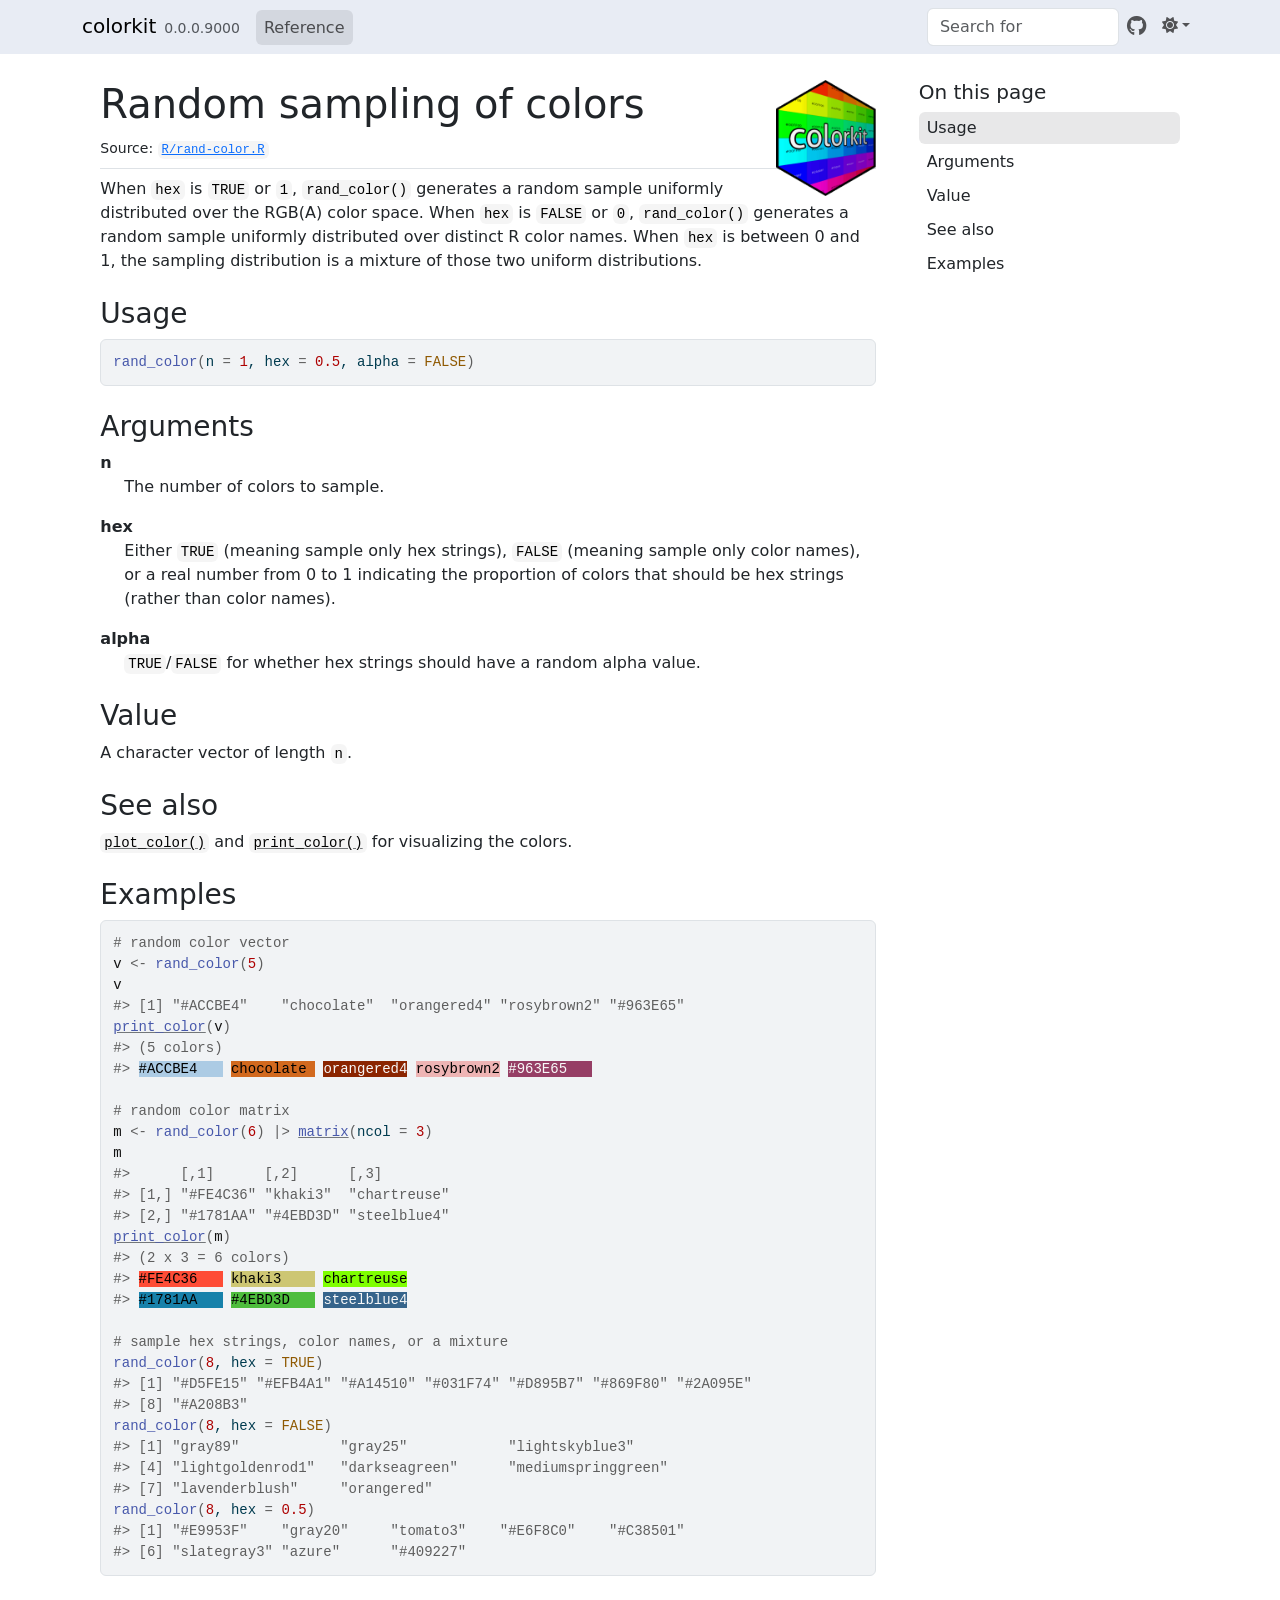
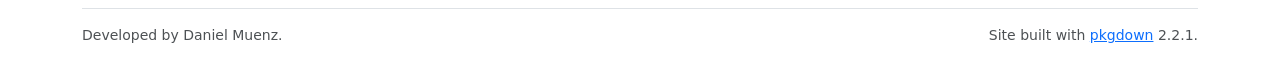
<file: reference/rand_color.html>
<!DOCTYPE html>
<!-- Generated by pkgdown: do not edit by hand --><html lang="en"><head><meta charset="UTF-8"><meta http-equiv="X-UA-Compatible" content="IE=edge"><meta name="viewport" content="width=device-width, initial-scale=1, shrink-to-fit=no"><title>Random sampling of colors — rand_color • colorkit</title><!-- favicons --><link rel="icon" type="image/png" sizes="96x96" href="../favicon-96x96.png"><link rel="icon" type="”image/svg+xml”" href="../favicon.svg"><link rel="apple-touch-icon" sizes="180x180" href="../apple-touch-icon.png"><link rel="icon" sizes="any" href="../favicon.ico"><link rel="manifest" href="../site.webmanifest"><script src="../lightswitch.js"></script><script src="../deps/jquery-3.6.0/jquery-3.6.0.min.js"></script><meta name="viewport" content="width=device-width, initial-scale=1, shrink-to-fit=no"><link href="../deps/bootstrap-5.3.8/bootstrap.min.css" rel="stylesheet"><script src="../deps/bootstrap-5.3.8/bootstrap.bundle.min.js"></script><link href="../deps/font-awesome-6.5.2/css/all.min.css" rel="stylesheet"><link href="../deps/font-awesome-6.5.2/css/v4-shims.min.css" rel="stylesheet"><script src="../deps/headroom-0.11.0/headroom.min.js"></script><script src="../deps/headroom-0.11.0/jQuery.headroom.min.js"></script><script src="../deps/bootstrap-toc-1.0.1/bootstrap-toc.min.js"></script><script src="../deps/clipboard.js-2.0.11/clipboard.min.js"></script><script src="../deps/search-1.0.0/autocomplete.jquery.min.js"></script><script src="../deps/search-1.0.0/fuse.min.js"></script><script src="../deps/search-1.0.0/mark.min.js"></script><!-- pkgdown --><script src="../pkgdown.js"></script><link href="../extra.css" rel="stylesheet"><meta property="og:title" content="Random sampling of colors — rand_color"><meta name="description" content="When hex is TRUE or 1, rand_color() generates a random sample
uniformly distributed over the RGB(A) color space. When hex is FALSE or
0, rand_color() generates a random sample uniformly distributed over
distinct R color names. When hex is between 0 and 1, the sampling
distribution is a mixture of those two uniform distributions."><meta property="og:description" content="When hex is TRUE or 1, rand_color() generates a random sample
uniformly distributed over the RGB(A) color space. When hex is FALSE or
0, rand_color() generates a random sample uniformly distributed over
distinct R color names. When hex is between 0 and 1, the sampling
distribution is a mixture of those two uniform distributions."><meta property="og:image" content="https://dmuenz.github.io/colorkit/logo.png"></head><body>
    <a href="#main" class="visually-hidden-focusable">Skip to contents</a>


    <nav class="navbar navbar-expand-lg fixed-top " aria-label="Site navigation"><div class="container">

    <a class="navbar-brand me-2" href="../index.html">colorkit</a>

    <small class="nav-text text-muted me-auto" data-bs-toggle="tooltip" data-bs-placement="bottom" title="">0.0.0.9000</small>


    <button class="navbar-toggler" type="button" data-bs-toggle="collapse" data-bs-target="#navbar" aria-controls="navbar" aria-expanded="false" aria-label="Toggle navigation">
      <span class="navbar-toggler-icon"></span>
    </button>

    <div id="navbar" class="collapse navbar-collapse ms-3">
      <ul class="navbar-nav me-auto"><li class="active nav-item"><a class="nav-link" href="../reference/index.html">Reference</a></li>
      </ul><ul class="navbar-nav"><li class="nav-item"><form class="form-inline" role="search">
 <input class="form-control" type="search" name="search-input" id="search-input" autocomplete="off" aria-label="Search site" placeholder="Search for" data-search-index="../search.json"></form></li>
<li class="nav-item"><a class="external-link nav-link" href="https://github.com/dmuenz/colorkit/" aria-label="GitHub"><span class="fa fab fa-github fa-lg"></span></a></li>
<li class="nav-item dropdown">
  <button class="nav-link dropdown-toggle" type="button" id="dropdown-lightswitch" data-bs-toggle="dropdown" aria-expanded="false" aria-haspopup="true" aria-label="Light switch"><span class="fa fa-sun"></span></button>
  <ul class="dropdown-menu dropdown-menu-end" aria-labelledby="dropdown-lightswitch"><li><button class="dropdown-item" data-bs-theme-value="light"><span class="fa fa-sun"></span> Light</button></li>
    <li><button class="dropdown-item" data-bs-theme-value="dark"><span class="fa fa-moon"></span> Dark</button></li>
    <li><button class="dropdown-item" data-bs-theme-value="auto"><span class="fa fa-adjust"></span> Auto</button></li>
  </ul></li>
      </ul></div>


  </div>
</nav><div class="container template-reference-topic">
<div class="row">
  <main id="main" class="col-md-9"><div class="page-header">
      <img src="../logo.png" class="logo" alt=""><h1>Random sampling of colors</h1>
      <small class="dont-index">Source: <a href="https://github.com/dmuenz/colorkit/blob/main/R/rand-color.R" class="external-link"><code>R/rand-color.R</code></a></small>
      <div class="d-none name"><code>rand_color.Rd</code></div>
    </div>

    <div class="ref-description section level2">
    <p>When <code>hex</code> is <code>TRUE</code> or <code>1</code>, <code>rand_color()</code> generates a random sample
uniformly distributed over the RGB(A) color space. When <code>hex</code> is <code>FALSE</code> or
<code>0</code>, <code>rand_color()</code> generates a random sample uniformly distributed over
distinct R color names. When <code>hex</code> is between 0 and 1, the sampling
distribution is a mixture of those two uniform distributions.</p>
    </div>

    <div class="section level2">
    <h2 id="ref-usage">Usage<a class="anchor" aria-label="anchor" href="#ref-usage"></a></h2>
    <div class="sourceCode"><pre class="sourceCode r"><code><span><span class="fu">rand_color</span><span class="op">(</span>n <span class="op">=</span> <span class="fl">1</span>, hex <span class="op">=</span> <span class="fl">0.5</span>, alpha <span class="op">=</span> <span class="cn">FALSE</span><span class="op">)</span></span></code></pre></div>
    </div>

    <div class="section level2">
    <h2 id="arguments">Arguments<a class="anchor" aria-label="anchor" href="#arguments"></a></h2>


<dl><dt id="arg-n">n<a class="anchor" aria-label="anchor" href="#arg-n"></a></dt>
<dd><p>The number of colors to sample.</p></dd>


<dt id="arg-hex">hex<a class="anchor" aria-label="anchor" href="#arg-hex"></a></dt>
<dd><p>Either <code>TRUE</code> (meaning sample only hex strings), <code>FALSE</code> (meaning
sample only color names), or a real number from 0 to 1 indicating the
proportion of colors that should be hex strings (rather than color names).</p></dd>


<dt id="arg-alpha">alpha<a class="anchor" aria-label="anchor" href="#arg-alpha"></a></dt>
<dd><p><code>TRUE</code>/<code>FALSE</code> for whether hex strings should have a random
alpha value.</p></dd>

</dl></div>
    <div class="section level2">
    <h2 id="value">Value<a class="anchor" aria-label="anchor" href="#value"></a></h2>
    <p>A character vector of length <code>n</code>.</p>
    </div>
    <div class="section level2">
    <h2 id="see-also">See also<a class="anchor" aria-label="anchor" href="#see-also"></a></h2>
    <div class="dont-index"><p><code><a href="plot_color.html">plot_color()</a></code> and <code><a href="print_color.html">print_color()</a></code> for visualizing the colors.</p></div>
    </div>

    <div class="section level2">
    <h2 id="ref-examples">Examples<a class="anchor" aria-label="anchor" href="#ref-examples"></a></h2>
    <div class="sourceCode"><pre class="sourceCode r"><code><span class="r-in"><span><span class="co"># random color vector</span></span></span>
<span class="r-in"><span><span class="va">v</span> <span class="op">&lt;-</span> <span class="fu">rand_color</span><span class="op">(</span><span class="fl">5</span><span class="op">)</span></span></span>
<span class="r-in"><span><span class="va">v</span></span></span>
<span class="r-out co"><span class="r-pr">#&gt;</span> [1] "#ACCBE4"    "chocolate"  "orangered4" "rosybrown2" "#963E65"   </span>
<span class="r-in"><span><span class="fu"><a href="print_color.html">print_color</a></span><span class="op">(</span><span class="va">v</span><span class="op">)</span></span></span>
<span class="r-out co"><span class="r-pr">#&gt;</span> (5 colors)</span>
<span class="r-out co"><span class="r-pr">#&gt;</span> <span style="color: #000000; background-color: #ACCBE4;">#ACCBE4   </span> <span style="color: #000000; background-color: #D2691E;">chocolate </span> <span style="color: #F8F8F8; background-color: #8B2500;">orangered4</span> <span style="color: #000000; background-color: #EEB4B4;">rosybrown2</span> <span style="color: #F8F8F8; background-color: #963E65;">#963E65   </span></span>
<span class="r-in"><span></span></span>
<span class="r-in"><span><span class="co"># random color matrix</span></span></span>
<span class="r-in"><span><span class="va">m</span> <span class="op">&lt;-</span> <span class="fu">rand_color</span><span class="op">(</span><span class="fl">6</span><span class="op">)</span> <span class="op">|&gt;</span> <span class="fu"><a href="https://rdrr.io/r/base/matrix.html" class="external-link">matrix</a></span><span class="op">(</span>ncol <span class="op">=</span> <span class="fl">3</span><span class="op">)</span></span></span>
<span class="r-in"><span><span class="va">m</span></span></span>
<span class="r-out co"><span class="r-pr">#&gt;</span>      [,1]      [,2]      [,3]        </span>
<span class="r-out co"><span class="r-pr">#&gt;</span> [1,] "#FE4C36" "khaki3"  "chartreuse"</span>
<span class="r-out co"><span class="r-pr">#&gt;</span> [2,] "#1781AA" "#4EBD3D" "steelblue4"</span>
<span class="r-in"><span><span class="fu"><a href="print_color.html">print_color</a></span><span class="op">(</span><span class="va">m</span><span class="op">)</span></span></span>
<span class="r-out co"><span class="r-pr">#&gt;</span> (2 x 3 = 6 colors)</span>
<span class="r-out co"><span class="r-pr">#&gt;</span> <span style="color: #000000; background-color: #FE4C36;">#FE4C36   </span> <span style="color: #000000; background-color: #CDC673;">khaki3    </span> <span style="color: #000000; background-color: #7FFF00;">chartreuse</span></span>
<span class="r-out co"><span class="r-pr">#&gt;</span> <span style="color: #000000; background-color: #1781AA;">#1781AA   </span> <span style="color: #000000; background-color: #4EBD3D;">#4EBD3D   </span> <span style="color: #F8F8F8; background-color: #36648B;">steelblue4</span></span>
<span class="r-in"><span></span></span>
<span class="r-in"><span><span class="co"># sample hex strings, color names, or a mixture</span></span></span>
<span class="r-in"><span><span class="fu">rand_color</span><span class="op">(</span><span class="fl">8</span>, hex <span class="op">=</span> <span class="cn">TRUE</span><span class="op">)</span></span></span>
<span class="r-out co"><span class="r-pr">#&gt;</span> [1] "#D5FE15" "#EFB4A1" "#A14510" "#031F74" "#D895B7" "#869F80" "#2A095E"</span>
<span class="r-out co"><span class="r-pr">#&gt;</span> [8] "#A208B3"</span>
<span class="r-in"><span><span class="fu">rand_color</span><span class="op">(</span><span class="fl">8</span>, hex <span class="op">=</span> <span class="cn">FALSE</span><span class="op">)</span></span></span>
<span class="r-out co"><span class="r-pr">#&gt;</span> [1] "gray89"            "gray25"            "lightskyblue3"    </span>
<span class="r-out co"><span class="r-pr">#&gt;</span> [4] "lightgoldenrod1"   "darkseagreen"      "mediumspringgreen"</span>
<span class="r-out co"><span class="r-pr">#&gt;</span> [7] "lavenderblush"     "orangered"        </span>
<span class="r-in"><span><span class="fu">rand_color</span><span class="op">(</span><span class="fl">8</span>, hex <span class="op">=</span> <span class="fl">0.5</span><span class="op">)</span></span></span>
<span class="r-out co"><span class="r-pr">#&gt;</span> [1] "#E9953F"    "gray20"     "tomato3"    "#E6F8C0"    "#C38501"   </span>
<span class="r-out co"><span class="r-pr">#&gt;</span> [6] "slategray3" "azure"      "#409227"   </span>
</code></pre></div>
    </div>
  </main><aside class="col-md-3"><nav id="toc" aria-label="Table of contents"><h2>On this page</h2>
    </nav></aside></div>


    <footer><div class="pkgdown-footer-left">
  <p>Developed by Daniel Muenz.</p>
</div>

<div class="pkgdown-footer-right">
  <p>Site built with <a href="https://pkgdown.r-lib.org/" class="external-link">pkgdown</a> 2.2.1.</p>
</div>

    </footer></div>





  </body></html>
</file>
<file: extra.css>
/* Prevent dark mode from inverting example plots */
[data-bs-theme="dark"] pre .r-plt.img img {
    filter: none;
}
</file>
<file: deps/font-awesome-6.5.2/css/v4-shims.min.css>
/*!
 * Font Awesome Free 6.5.2 by @fontawesome - https://fontawesome.com
 * License - https://fontawesome.com/license/free (Icons: CC BY 4.0, Fonts: SIL OFL 1.1, Code: MIT License)
 * Copyright 2024 Fonticons, Inc.
 */
.fa.fa-glass:before{content:"\f000"}.fa.fa-envelope-o{font-family:"Font Awesome 6 Free";font-weight:400}.fa.fa-envelope-o:before{content:"\f0e0"}.fa.fa-star-o{font-family:"Font Awesome 6 Free";font-weight:400}.fa.fa-star-o:before{content:"\f005"}.fa.fa-close:before,.fa.fa-remove:before{content:"\f00d"}.fa.fa-gear:before{content:"\f013"}.fa.fa-trash-o{font-family:"Font Awesome 6 Free";font-weight:400}.fa.fa-trash-o:before{content:"\f2ed"}.fa.fa-home:before{content:"\f015"}.fa.fa-file-o{font-family:"Font Awesome 6 Free";font-weight:400}.fa.fa-file-o:before{content:"\f15b"}.fa.fa-clock-o{font-family:"Font Awesome 6 Free";font-weight:400}.fa.fa-clock-o:before{content:"\f017"}.fa.fa-arrow-circle-o-down{font-family:"Font Awesome 6 Free";font-weight:400}.fa.fa-arrow-circle-o-down:before{content:"\f358"}.fa.fa-arrow-circle-o-up{font-family:"Font Awesome 6 Free";font-weight:400}.fa.fa-arrow-circle-o-up:before{content:"\f35b"}.fa.fa-play-circle-o{font-family:"Font Awesome 6 Free";font-weight:400}.fa.fa-play-circle-o:before{content:"\f144"}.fa.fa-repeat:before,.fa.fa-rotate-right:before{content:"\f01e"}.fa.fa-refresh:before{content:"\f021"}.fa.fa-list-alt{font-family:"Font Awesome 6 Free";font-weight:400}.fa.fa-list-alt:before{content:"\f022"}.fa.fa-dedent:before{content:"\f03b"}.fa.fa-video-camera:before{content:"\f03d"}.fa.fa-picture-o{font-family:"Font Awesome 6 Free";font-weight:400}.fa.fa-picture-o:before{content:"\f03e"}.fa.fa-photo{font-family:"Font Awesome 6 Free";font-weight:400}.fa.fa-photo:before{content:"\f03e"}.fa.fa-image{font-family:"Font Awesome 6 Free";font-weight:400}.fa.fa-image:before{content:"\f03e"}.fa.fa-map-marker:before{content:"\f3c5"}.fa.fa-pencil-square-o{font-family:"Font Awesome 6 Free";font-weight:400}.fa.fa-pencil-square-o:before{content:"\f044"}.fa.fa-edit{font-family:"Font Awesome 6 Free";font-weight:400}.fa.fa-edit:before{content:"\f044"}.fa.fa-share-square-o:before{content:"\f14d"}.fa.fa-check-square-o{font-family:"Font Awesome 6 Free";font-weight:400}.fa.fa-check-square-o:before{content:"\f14a"}.fa.fa-arrows:before{content:"\f0b2"}.fa.fa-times-circle-o{font-family:"Font Awesome 6 Free";font-weight:400}.fa.fa-times-circle-o:before{content:"\f057"}.fa.fa-check-circle-o{font-family:"Font Awesome 6 Free";font-weight:400}.fa.fa-check-circle-o:before{content:"\f058"}.fa.fa-mail-forward:before{content:"\f064"}.fa.fa-expand:before{content:"\f424"}.fa.fa-compress:before{content:"\f422"}.fa.fa-eye,.fa.fa-eye-slash{font-family:"Font Awesome 6 Free";font-weight:400}.fa.fa-warning:before{content:"\f071"}.fa.fa-calendar:before{content:"\f073"}.fa.fa-arrows-v:before{content:"\f338"}.fa.fa-arrows-h:before{content:"\f337"}.fa.fa-bar-chart-o:before,.fa.fa-bar-chart:before{content:"\e0e3"}.fa.fa-twitter-square{font-family:"Font Awesome 6 Brands";font-weight:400}.fa.fa-twitter-square:before{content:"\f081"}.fa.fa-facebook-square{font-family:"Font Awesome 6 Brands";font-weight:400}.fa.fa-facebook-square:before{content:"\f082"}.fa.fa-gears:before{content:"\f085"}.fa.fa-thumbs-o-up{font-family:"Font Awesome 6 Free";font-weight:400}.fa.fa-thumbs-o-up:before{content:"\f164"}.fa.fa-thumbs-o-down{font-family:"Font Awesome 6 Free";font-weight:400}.fa.fa-thumbs-o-down:before{content:"\f165"}.fa.fa-heart-o{font-family:"Font Awesome 6 Free";font-weight:400}.fa.fa-heart-o:before{content:"\f004"}.fa.fa-sign-out:before{content:"\f2f5"}.fa.fa-linkedin-square{font-family:"Font Awesome 6 Brands";font-weight:400}.fa.fa-linkedin-square:before{content:"\f08c"}.fa.fa-thumb-tack:before{content:"\f08d"}.fa.fa-external-link:before{content:"\f35d"}.fa.fa-sign-in:before{content:"\f2f6"}.fa.fa-github-square{font-family:"Font Awesome 6 Brands";font-weight:400}.fa.fa-github-square:before{content:"\f092"}.fa.fa-lemon-o{font-family:"Font Awesome 6 Free";font-weight:400}.fa.fa-lemon-o:before{content:"\f094"}.fa.fa-square-o{font-family:"Font Awesome 6 Free";font-weight:400}.fa.fa-square-o:before{content:"\f0c8"}.fa.fa-bookmark-o{font-family:"Font Awesome 6 Free";font-weight:400}.fa.fa-bookmark-o:before{content:"\f02e"}.fa.fa-facebook,.fa.fa-twitter{font-family:"Font Awesome 6 Brands";font-weight:400}.fa.fa-facebook:before{content:"\f39e"}.fa.fa-facebook-f{font-family:"Font Awesome 6 Brands";font-weight:400}.fa.fa-facebook-f:before{content:"\f39e"}.fa.fa-github{font-family:"Font Awesome 6 Brands";font-weight:400}.fa.fa-credit-card{font-family:"Font Awesome 6 Free";font-weight:400}.fa.fa-feed:before{content:"\f09e"}.fa.fa-hdd-o{font-family:"Font Awesome 6 Free";font-weight:400}.fa.fa-hdd-o:before{content:"\f0a0"}.fa.fa-hand-o-right{font-family:"Font Awesome 6 Free";font-weight:400}.fa.fa-hand-o-right:before{content:"\f0a4"}.fa.fa-hand-o-left{font-family:"Font Awesome 6 Free";font-weight:400}.fa.fa-hand-o-left:before{content:"\f0a5"}.fa.fa-hand-o-up{font-family:"Font Awesome 6 Free";font-weight:400}.fa.fa-hand-o-up:before{content:"\f0a6"}.fa.fa-hand-o-down{font-family:"Font Awesome 6 Free";font-weight:400}.fa.fa-hand-o-down:before{content:"\f0a7"}.fa.fa-globe:before{content:"\f57d"}.fa.fa-tasks:before{content:"\f828"}.fa.fa-arrows-alt:before{content:"\f31e"}.fa.fa-group:before{content:"\f0c0"}.fa.fa-chain:before{content:"\f0c1"}.fa.fa-cut:before{content:"\f0c4"}.fa.fa-files-o{font-family:"Font Awesome 6 Free";font-weight:400}.fa.fa-files-o:before{content:"\f0c5"}.fa.fa-floppy-o{font-family:"Font Awesome 6 Free";font-weight:400}.fa.fa-floppy-o:before{content:"\f0c7"}.fa.fa-save{font-family:"Font Awesome 6 Free";font-weight:400}.fa.fa-save:before{content:"\f0c7"}.fa.fa-navicon:before,.fa.fa-reorder:before{content:"\f0c9"}.fa.fa-magic:before{content:"\e2ca"}.fa.fa-pinterest,.fa.fa-pinterest-square{font-family:"Font Awesome 6 Brands";font-weight:400}.fa.fa-pinterest-square:before{content:"\f0d3"}.fa.fa-google-plus-square{font-family:"Font Awesome 6 Brands";font-weight:400}.fa.fa-google-plus-square:before{content:"\f0d4"}.fa.fa-google-plus{font-family:"Font Awesome 6 Brands";font-weight:400}.fa.fa-google-plus:before{content:"\f0d5"}.fa.fa-money:before{content:"\f3d1"}.fa.fa-unsorted:before{content:"\f0dc"}.fa.fa-sort-desc:before{content:"\f0dd"}.fa.fa-sort-asc:before{content:"\f0de"}.fa.fa-linkedin{font-family:"Font Awesome 6 Brands";font-weight:400}.fa.fa-linkedin:before{content:"\f0e1"}.fa.fa-rotate-left:before{content:"\f0e2"}.fa.fa-legal:before{content:"\f0e3"}.fa.fa-dashboard:before,.fa.fa-tachometer:before{content:"\f625"}.fa.fa-comment-o{font-family:"Font Awesome 6 Free";font-weight:400}.fa.fa-comment-o:before{content:"\f075"}.fa.fa-comments-o{font-family:"Font Awesome 6 Free";font-weight:400}.fa.fa-comments-o:before{content:"\f086"}.fa.fa-flash:before{content:"\f0e7"}.fa.fa-clipboard:before{content:"\f0ea"}.fa.fa-lightbulb-o{font-family:"Font Awesome 6 Free";font-weight:400}.fa.fa-lightbulb-o:before{content:"\f0eb"}.fa.fa-exchange:before{content:"\f362"}.fa.fa-cloud-download:before{content:"\f0ed"}.fa.fa-cloud-upload:before{content:"\f0ee"}.fa.fa-bell-o{font-family:"Font Awesome 6 Free";font-weight:400}.fa.fa-bell-o:before{content:"\f0f3"}.fa.fa-cutlery:before{content:"\f2e7"}.fa.fa-file-text-o{font-family:"Font Awesome 6 Free";font-weight:400}.fa.fa-file-text-o:before{content:"\f15c"}.fa.fa-building-o{font-family:"Font Awesome 6 Free";font-weight:400}.fa.fa-building-o:before{content:"\f1ad"}.fa.fa-hospital-o{font-family:"Font Awesome 6 Free";font-weight:400}.fa.fa-hospital-o:before{content:"\f0f8"}.fa.fa-tablet:before{content:"\f3fa"}.fa.fa-mobile-phone:before,.fa.fa-mobile:before{content:"\f3cd"}.fa.fa-circle-o{font-family:"Font Awesome 6 Free";font-weight:400}.fa.fa-circle-o:before{content:"\f111"}.fa.fa-mail-reply:before{content:"\f3e5"}.fa.fa-github-alt{font-family:"Font Awesome 6 Brands";font-weight:400}.fa.fa-folder-o{font-family:"Font Awesome 6 Free";font-weight:400}.fa.fa-folder-o:before{content:"\f07b"}.fa.fa-folder-open-o{font-family:"Font Awesome 6 Free";font-weight:400}.fa.fa-folder-open-o:before{content:"\f07c"}.fa.fa-smile-o{font-family:"Font Awesome 6 Free";font-weight:400}.fa.fa-smile-o:before{content:"\f118"}.fa.fa-frown-o{font-family:"Font Awesome 6 Free";font-weight:400}.fa.fa-frown-o:before{content:"\f119"}.fa.fa-meh-o{font-family:"Font Awesome 6 Free";font-weight:400}.fa.fa-meh-o:before{content:"\f11a"}.fa.fa-keyboard-o{font-family:"Font Awesome 6 Free";font-weight:400}.fa.fa-keyboard-o:before{content:"\f11c"}.fa.fa-flag-o{font-family:"Font Awesome 6 Free";font-weight:400}.fa.fa-flag-o:before{content:"\f024"}.fa.fa-mail-reply-all:before{content:"\f122"}.fa.fa-star-half-o{font-family:"Font Awesome 6 Free";font-weight:400}.fa.fa-star-half-o:before{content:"\f5c0"}.fa.fa-star-half-empty{font-family:"Font Awesome 6 Free";font-weight:400}.fa.fa-star-half-empty:before{content:"\f5c0"}.fa.fa-star-half-full{font-family:"Font Awesome 6 Free";font-weight:400}.fa.fa-star-half-full:before{content:"\f5c0"}.fa.fa-code-fork:before{content:"\f126"}.fa.fa-chain-broken:before,.fa.fa-unlink:before{content:"\f127"}.fa.fa-calendar-o{font-family:"Font Awesome 6 Free";font-weight:400}.fa.fa-calendar-o:before{content:"\f133"}.fa.fa-css3,.fa.fa-html5,.fa.fa-maxcdn{font-family:"Font Awesome 6 Brands";font-weight:400}.fa.fa-unlock-alt:before{content:"\f09c"}.fa.fa-minus-square-o{font-family:"Font Awesome 6 Free";font-weight:400}.fa.fa-minus-square-o:before{content:"\f146"}.fa.fa-level-up:before{content:"\f3bf"}.fa.fa-level-down:before{content:"\f3be"}.fa.fa-pencil-square:before{content:"\f14b"}.fa.fa-external-link-square:before{content:"\f360"}.fa.fa-compass{font-family:"Font Awesome 6 Free";font-weight:400}.fa.fa-caret-square-o-down{font-family:"Font Awesome 6 Free";font-weight:400}.fa.fa-caret-square-o-down:before{content:"\f150"}.fa.fa-toggle-down{font-family:"Font Awesome 6 Free";font-weight:400}.fa.fa-toggle-down:before{content:"\f150"}.fa.fa-caret-square-o-up{font-family:"Font Awesome 6 Free";font-weight:400}.fa.fa-caret-square-o-up:before{content:"\f151"}.fa.fa-toggle-up{font-family:"Font Awesome 6 Free";font-weight:400}.fa.fa-toggle-up:before{content:"\f151"}.fa.fa-caret-square-o-right{font-family:"Font Awesome 6 Free";font-weight:400}.fa.fa-caret-square-o-right:before{content:"\f152"}.fa.fa-toggle-right{font-family:"Font Awesome 6 Free";font-weight:400}.fa.fa-toggle-right:before{content:"\f152"}.fa.fa-eur:before,.fa.fa-euro:before{content:"\f153"}.fa.fa-gbp:before{content:"\f154"}.fa.fa-dollar:before,.fa.fa-usd:before{content:"\24"}.fa.fa-inr:before,.fa.fa-rupee:before{content:"\e1bc"}.fa.fa-cny:before,.fa.fa-jpy:before,.fa.fa-rmb:before,.fa.fa-yen:before{content:"\f157"}.fa.fa-rouble:before,.fa.fa-rub:before,.fa.fa-ruble:before{content:"\f158"}.fa.fa-krw:before,.fa.fa-won:before{content:"\f159"}.fa.fa-bitcoin,.fa.fa-btc{font-family:"Font Awesome 6 Brands";font-weight:400}.fa.fa-bitcoin:before{content:"\f15a"}.fa.fa-file-text:before{content:"\f15c"}.fa.fa-sort-alpha-asc:before{content:"\f15d"}.fa.fa-sort-alpha-desc:before{content:"\f881"}.fa.fa-sort-amount-asc:before{content:"\f884"}.fa.fa-sort-amount-desc:before{content:"\f160"}.fa.fa-sort-numeric-asc:before{content:"\f162"}.fa.fa-sort-numeric-desc:before{content:"\f886"}.fa.fa-youtube-square{font-family:"Font Awesome 6 Brands";font-weight:400}.fa.fa-youtube-square:before{content:"\f431"}.fa.fa-xing,.fa.fa-xing-square,.fa.fa-youtube{font-family:"Font Awesome 6 Brands";font-weight:400}.fa.fa-xing-square:before{content:"\f169"}.fa.fa-youtube-play{font-family:"Font Awesome 6 Brands";font-weight:400}.fa.fa-youtube-play:before{content:"\f167"}.fa.fa-adn,.fa.fa-bitbucket,.fa.fa-bitbucket-square,.fa.fa-dropbox,.fa.fa-flickr,.fa.fa-instagram,.fa.fa-stack-overflow{font-family:"Font Awesome 6 Brands";font-weight:400}.fa.fa-bitbucket-square:before{content:"\f171"}.fa.fa-tumblr,.fa.fa-tumblr-square{font-family:"Font Awesome 6 Brands";font-weight:400}.fa.fa-tumblr-square:before{content:"\f174"}.fa.fa-long-arrow-down:before{content:"\f309"}.fa.fa-long-arrow-up:before{content:"\f30c"}.fa.fa-long-arrow-left:before{content:"\f30a"}.fa.fa-long-arrow-right:before{content:"\f30b"}.fa.fa-android,.fa.fa-apple,.fa.fa-dribbble,.fa.fa-foursquare,.fa.fa-gittip,.fa.fa-gratipay,.fa.fa-linux,.fa.fa-skype,.fa.fa-trello,.fa.fa-windows{font-family:"Font Awesome 6 Brands";font-weight:400}.fa.fa-gittip:before{content:"\f184"}.fa.fa-sun-o{font-family:"Font Awesome 6 Free";font-weight:400}.fa.fa-sun-o:before{content:"\f185"}.fa.fa-moon-o{font-family:"Font Awesome 6 Free";font-weight:400}.fa.fa-moon-o:before{content:"\f186"}.fa.fa-pagelines,.fa.fa-renren,.fa.fa-stack-exchange,.fa.fa-vk,.fa.fa-weibo{font-family:"Font Awesome 6 Brands";font-weight:400}.fa.fa-arrow-circle-o-right{font-family:"Font Awesome 6 Free";font-weight:400}.fa.fa-arrow-circle-o-right:before{content:"\f35a"}.fa.fa-arrow-circle-o-left{font-family:"Font Awesome 6 Free";font-weight:400}.fa.fa-arrow-circle-o-left:before{content:"\f359"}.fa.fa-caret-square-o-left{font-family:"Font Awesome 6 Free";font-weight:400}.fa.fa-caret-square-o-left:before{content:"\f191"}.fa.fa-toggle-left{font-family:"Font Awesome 6 Free";font-weight:400}.fa.fa-toggle-left:before{content:"\f191"}.fa.fa-dot-circle-o{font-family:"Font Awesome 6 Free";font-weight:400}.fa.fa-dot-circle-o:before{content:"\f192"}.fa.fa-vimeo-square{font-family:"Font Awesome 6 Brands";font-weight:400}.fa.fa-vimeo-square:before{content:"\f194"}.fa.fa-try:before,.fa.fa-turkish-lira:before{content:"\e2bb"}.fa.fa-plus-square-o{font-family:"Font Awesome 6 Free";font-weight:400}.fa.fa-plus-square-o:before{content:"\f0fe"}.fa.fa-openid,.fa.fa-slack,.fa.fa-wordpress{font-family:"Font Awesome 6 Brands";font-weight:400}.fa.fa-bank:before,.fa.fa-institution:before{content:"\f19c"}.fa.fa-mortar-board:before{content:"\f19d"}.fa.fa-google,.fa.fa-reddit,.fa.fa-reddit-square,.fa.fa-yahoo{font-family:"Font Awesome 6 Brands";font-weight:400}.fa.fa-reddit-square:before{content:"\f1a2"}.fa.fa-behance,.fa.fa-behance-square,.fa.fa-delicious,.fa.fa-digg,.fa.fa-drupal,.fa.fa-joomla,.fa.fa-pied-piper-alt,.fa.fa-pied-piper-pp,.fa.fa-stumbleupon,.fa.fa-stumbleupon-circle{font-family:"Font Awesome 6 Brands";font-weight:400}.fa.fa-behance-square:before{content:"\f1b5"}.fa.fa-steam,.fa.fa-steam-square{font-family:"Font Awesome 6 Brands";font-weight:400}.fa.fa-steam-square:before{content:"\f1b7"}.fa.fa-automobile:before{content:"\f1b9"}.fa.fa-cab:before{content:"\f1ba"}.fa.fa-deviantart,.fa.fa-soundcloud,.fa.fa-spotify{font-family:"Font Awesome 6 Brands";font-weight:400}.fa.fa-file-pdf-o{font-family:"Font Awesome 6 Free";font-weight:400}.fa.fa-file-pdf-o:before{content:"\f1c1"}.fa.fa-file-word-o{font-family:"Font Awesome 6 Free";font-weight:400}.fa.fa-file-word-o:before{content:"\f1c2"}.fa.fa-file-excel-o{font-family:"Font Awesome 6 Free";font-weight:400}.fa.fa-file-excel-o:before{content:"\f1c3"}.fa.fa-file-powerpoint-o{font-family:"Font Awesome 6 Free";font-weight:400}.fa.fa-file-powerpoint-o:before{content:"\f1c4"}.fa.fa-file-image-o{font-family:"Font Awesome 6 Free";font-weight:400}.fa.fa-file-image-o:before{content:"\f1c5"}.fa.fa-file-photo-o{font-family:"Font Awesome 6 Free";font-weight:400}.fa.fa-file-photo-o:before{content:"\f1c5"}.fa.fa-file-picture-o{font-family:"Font Awesome 6 Free";font-weight:400}.fa.fa-file-picture-o:before{content:"\f1c5"}.fa.fa-file-archive-o{font-family:"Font Awesome 6 Free";font-weight:400}.fa.fa-file-archive-o:before{content:"\f1c6"}.fa.fa-file-zip-o{font-family:"Font Awesome 6 Free";font-weight:400}.fa.fa-file-zip-o:before{content:"\f1c6"}.fa.fa-file-audio-o{font-family:"Font Awesome 6 Free";font-weight:400}.fa.fa-file-audio-o:before{content:"\f1c7"}.fa.fa-file-sound-o{font-family:"Font Awesome 6 Free";font-weight:400}.fa.fa-file-sound-o:before{content:"\f1c7"}.fa.fa-file-video-o{font-family:"Font Awesome 6 Free";font-weight:400}.fa.fa-file-video-o:before{content:"\f1c8"}.fa.fa-file-movie-o{font-family:"Font Awesome 6 Free";font-weight:400}.fa.fa-file-movie-o:before{content:"\f1c8"}.fa.fa-file-code-o{font-family:"Font Awesome 6 Free";font-weight:400}.fa.fa-file-code-o:before{content:"\f1c9"}.fa.fa-codepen,.fa.fa-jsfiddle,.fa.fa-vine{font-family:"Font Awesome 6 Brands";font-weight:400}.fa.fa-life-bouy:before,.fa.fa-life-buoy:before,.fa.fa-life-saver:before,.fa.fa-support:before{content:"\f1cd"}.fa.fa-circle-o-notch:before{content:"\f1ce"}.fa.fa-ra,.fa.fa-rebel{font-family:"Font Awesome 6 Brands";font-weight:400}.fa.fa-ra:before{content:"\f1d0"}.fa.fa-resistance{font-family:"Font Awesome 6 Brands";font-weight:400}.fa.fa-resistance:before{content:"\f1d0"}.fa.fa-empire,.fa.fa-ge{font-family:"Font Awesome 6 Brands";font-weight:400}.fa.fa-ge:before{content:"\f1d1"}.fa.fa-git-square{font-family:"Font Awesome 6 Brands";font-weight:400}.fa.fa-git-square:before{content:"\f1d2"}.fa.fa-git,.fa.fa-hacker-news,.fa.fa-y-combinator-square{font-family:"Font Awesome 6 Brands";font-weight:400}.fa.fa-y-combinator-square:before{content:"\f1d4"}.fa.fa-yc-square{font-family:"Font Awesome 6 Brands";font-weight:400}.fa.fa-yc-square:before{content:"\f1d4"}.fa.fa-qq,.fa.fa-tencent-weibo,.fa.fa-wechat,.fa.fa-weixin{font-family:"Font Awesome 6 Brands";font-weight:400}.fa.fa-wechat:before{content:"\f1d7"}.fa.fa-send:before{content:"\f1d8"}.fa.fa-paper-plane-o{font-family:"Font Awesome 6 Free";font-weight:400}.fa.fa-paper-plane-o:before{content:"\f1d8"}.fa.fa-send-o{font-family:"Font Awesome 6 Free";font-weight:400}.fa.fa-send-o:before{content:"\f1d8"}.fa.fa-circle-thin{font-family:"Font Awesome 6 Free";font-weight:400}.fa.fa-circle-thin:before{content:"\f111"}.fa.fa-header:before{content:"\f1dc"}.fa.fa-futbol-o{font-family:"Font Awesome 6 Free";font-weight:400}.fa.fa-futbol-o:before{content:"\f1e3"}.fa.fa-soccer-ball-o{font-family:"Font Awesome 6 Free";font-weight:400}.fa.fa-soccer-ball-o:before{content:"\f1e3"}.fa.fa-slideshare,.fa.fa-twitch,.fa.fa-yelp{font-family:"Font Awesome 6 Brands";font-weight:400}.fa.fa-newspaper-o{font-family:"Font Awesome 6 Free";font-weight:400}.fa.fa-newspaper-o:before{content:"\f1ea"}.fa.fa-cc-amex,.fa.fa-cc-discover,.fa.fa-cc-mastercard,.fa.fa-cc-paypal,.fa.fa-cc-stripe,.fa.fa-cc-visa,.fa.fa-google-wallet,.fa.fa-paypal{font-family:"Font Awesome 6 Brands";font-weight:400}.fa.fa-bell-slash-o{font-family:"Font Awesome 6 Free";font-weight:400}.fa.fa-bell-slash-o:before{content:"\f1f6"}.fa.fa-trash:before{content:"\f2ed"}.fa.fa-copyright{font-family:"Font Awesome 6 Free";font-weight:400}.fa.fa-eyedropper:before{content:"\f1fb"}.fa.fa-area-chart:before{content:"\f1fe"}.fa.fa-pie-chart:before{content:"\f200"}.fa.fa-line-chart:before{content:"\f201"}.fa.fa-lastfm,.fa.fa-lastfm-square{font-family:"Font Awesome 6 Brands";font-weight:400}.fa.fa-lastfm-square:before{content:"\f203"}.fa.fa-angellist,.fa.fa-ioxhost{font-family:"Font Awesome 6 Brands";font-weight:400}.fa.fa-cc{font-family:"Font Awesome 6 Free";font-weight:400}.fa.fa-cc:before{content:"\f20a"}.fa.fa-ils:before,.fa.fa-shekel:before,.fa.fa-sheqel:before{content:"\f20b"}.fa.fa-buysellads,.fa.fa-connectdevelop,.fa.fa-dashcube,.fa.fa-forumbee,.fa.fa-leanpub,.fa.fa-sellsy,.fa.fa-shirtsinbulk,.fa.fa-simplybuilt,.fa.fa-skyatlas{font-family:"Font Awesome 6 Brands";font-weight:400}.fa.fa-diamond{font-family:"Font Awesome 6 Free";font-weight:400}.fa.fa-diamond:before{content:"\f3a5"}.fa.fa-intersex:before,.fa.fa-transgender:before{content:"\f224"}.fa.fa-transgender-alt:before{content:"\f225"}.fa.fa-facebook-official{font-family:"Font Awesome 6 Brands";font-weight:400}.fa.fa-facebook-official:before{content:"\f09a"}.fa.fa-pinterest-p,.fa.fa-whatsapp{font-family:"Font Awesome 6 Brands";font-weight:400}.fa.fa-hotel:before{content:"\f236"}.fa.fa-medium,.fa.fa-viacoin,.fa.fa-y-combinator,.fa.fa-yc{font-family:"Font Awesome 6 Brands";font-weight:400}.fa.fa-yc:before{content:"\f23b"}.fa.fa-expeditedssl,.fa.fa-opencart,.fa.fa-optin-monster{font-family:"Font Awesome 6 Brands";font-weight:400}.fa.fa-battery-4:before,.fa.fa-battery:before{content:"\f240"}.fa.fa-battery-3:before{content:"\f241"}.fa.fa-battery-2:before{content:"\f242"}.fa.fa-battery-1:before{content:"\f243"}.fa.fa-battery-0:before{content:"\f244"}.fa.fa-object-group,.fa.fa-object-ungroup,.fa.fa-sticky-note-o{font-family:"Font Awesome 6 Free";font-weight:400}.fa.fa-sticky-note-o:before{content:"\f249"}.fa.fa-cc-diners-club,.fa.fa-cc-jcb{font-family:"Font Awesome 6 Brands";font-weight:400}.fa.fa-clone{font-family:"Font Awesome 6 Free";font-weight:400}.fa.fa-hourglass-o:before{content:"\f254"}.fa.fa-hourglass-1:before{content:"\f251"}.fa.fa-hourglass-2:before{content:"\f252"}.fa.fa-hourglass-3:before{content:"\f253"}.fa.fa-hand-rock-o{font-family:"Font Awesome 6 Free";font-weight:400}.fa.fa-hand-rock-o:before{content:"\f255"}.fa.fa-hand-grab-o{font-family:"Font Awesome 6 Free";font-weight:400}.fa.fa-hand-grab-o:before{content:"\f255"}.fa.fa-hand-paper-o{font-family:"Font Awesome 6 Free";font-weight:400}.fa.fa-hand-paper-o:before{content:"\f256"}.fa.fa-hand-stop-o{font-family:"Font Awesome 6 Free";font-weight:400}.fa.fa-hand-stop-o:before{content:"\f256"}.fa.fa-hand-scissors-o{font-family:"Font Awesome 6 Free";font-weight:400}.fa.fa-hand-scissors-o:before{content:"\f257"}.fa.fa-hand-lizard-o{font-family:"Font Awesome 6 Free";font-weight:400}.fa.fa-hand-lizard-o:before{content:"\f258"}.fa.fa-hand-spock-o{font-family:"Font Awesome 6 Free";font-weight:400}.fa.fa-hand-spock-o:before{content:"\f259"}.fa.fa-hand-pointer-o{font-family:"Font Awesome 6 Free";font-weight:400}.fa.fa-hand-pointer-o:before{content:"\f25a"}.fa.fa-hand-peace-o{font-family:"Font Awesome 6 Free";font-weight:400}.fa.fa-hand-peace-o:before{content:"\f25b"}.fa.fa-registered{font-family:"Font Awesome 6 Free";font-weight:400}.fa.fa-creative-commons,.fa.fa-gg,.fa.fa-gg-circle,.fa.fa-odnoklassniki,.fa.fa-odnoklassniki-square{font-family:"Font Awesome 6 Brands";font-weight:400}.fa.fa-odnoklassniki-square:before{content:"\f264"}.fa.fa-chrome,.fa.fa-firefox,.fa.fa-get-pocket,.fa.fa-internet-explorer,.fa.fa-opera,.fa.fa-safari,.fa.fa-wikipedia-w{font-family:"Font Awesome 6 Brands";font-weight:400}.fa.fa-television:before{content:"\f26c"}.fa.fa-500px,.fa.fa-amazon,.fa.fa-contao{font-family:"Font Awesome 6 Brands";font-weight:400}.fa.fa-calendar-plus-o{font-family:"Font Awesome 6 Free";font-weight:400}.fa.fa-calendar-plus-o:before{content:"\f271"}.fa.fa-calendar-minus-o{font-family:"Font Awesome 6 Free";font-weight:400}.fa.fa-calendar-minus-o:before{content:"\f272"}.fa.fa-calendar-times-o{font-family:"Font Awesome 6 Free";font-weight:400}.fa.fa-calendar-times-o:before{content:"\f273"}.fa.fa-calendar-check-o{font-family:"Font Awesome 6 Free";font-weight:400}.fa.fa-calendar-check-o:before{content:"\f274"}.fa.fa-map-o{font-family:"Font Awesome 6 Free";font-weight:400}.fa.fa-map-o:before{content:"\f279"}.fa.fa-commenting:before{content:"\f4ad"}.fa.fa-commenting-o{font-family:"Font Awesome 6 Free";font-weight:400}.fa.fa-commenting-o:before{content:"\f4ad"}.fa.fa-houzz,.fa.fa-vimeo{font-family:"Font Awesome 6 Brands";font-weight:400}.fa.fa-vimeo:before{content:"\f27d"}.fa.fa-black-tie,.fa.fa-edge,.fa.fa-fonticons,.fa.fa-reddit-alien{font-family:"Font Awesome 6 Brands";font-weight:400}.fa.fa-credit-card-alt:before{content:"\f09d"}.fa.fa-codiepie,.fa.fa-fort-awesome,.fa.fa-mixcloud,.fa.fa-modx,.fa.fa-product-hunt,.fa.fa-scribd,.fa.fa-usb{font-family:"Font Awesome 6 Brands";font-weight:400}.fa.fa-pause-circle-o{font-family:"Font Awesome 6 Free";font-weight:400}.fa.fa-pause-circle-o:before{content:"\f28b"}.fa.fa-stop-circle-o{font-family:"Font Awesome 6 Free";font-weight:400}.fa.fa-stop-circle-o:before{content:"\f28d"}.fa.fa-bluetooth,.fa.fa-bluetooth-b,.fa.fa-envira,.fa.fa-gitlab,.fa.fa-wheelchair-alt,.fa.fa-wpbeginner,.fa.fa-wpforms{font-family:"Font Awesome 6 Brands";font-weight:400}.fa.fa-wheelchair-alt:before{content:"\f368"}.fa.fa-question-circle-o{font-family:"Font Awesome 6 Free";font-weight:400}.fa.fa-question-circle-o:before{content:"\f059"}.fa.fa-volume-control-phone:before{content:"\f2a0"}.fa.fa-asl-interpreting:before{content:"\f2a3"}.fa.fa-deafness:before,.fa.fa-hard-of-hearing:before{content:"\f2a4"}.fa.fa-glide,.fa.fa-glide-g{font-family:"Font Awesome 6 Brands";font-weight:400}.fa.fa-signing:before{content:"\f2a7"}.fa.fa-viadeo,.fa.fa-viadeo-square{font-family:"Font Awesome 6 Brands";font-weight:400}.fa.fa-viadeo-square:before{content:"\f2aa"}.fa.fa-snapchat,.fa.fa-snapchat-ghost{font-family:"Font Awesome 6 Brands";font-weight:400}.fa.fa-snapchat-ghost:before{content:"\f2ab"}.fa.fa-snapchat-square{font-family:"Font Awesome 6 Brands";font-weight:400}.fa.fa-snapchat-square:before{content:"\f2ad"}.fa.fa-first-order,.fa.fa-google-plus-official,.fa.fa-pied-piper,.fa.fa-themeisle,.fa.fa-yoast{font-family:"Font Awesome 6 Brands";font-weight:400}.fa.fa-google-plus-official:before{content:"\f2b3"}.fa.fa-google-plus-circle{font-family:"Font Awesome 6 Brands";font-weight:400}.fa.fa-google-plus-circle:before{content:"\f2b3"}.fa.fa-fa,.fa.fa-font-awesome{font-family:"Font Awesome 6 Brands";font-weight:400}.fa.fa-fa:before{content:"\f2b4"}.fa.fa-handshake-o{font-family:"Font Awesome 6 Free";font-weight:400}.fa.fa-handshake-o:before{content:"\f2b5"}.fa.fa-envelope-open-o{font-family:"Font Awesome 6 Free";font-weight:400}.fa.fa-envelope-open-o:before{content:"\f2b6"}.fa.fa-linode{font-family:"Font Awesome 6 Brands";font-weight:400}.fa.fa-address-book-o{font-family:"Font Awesome 6 Free";font-weight:400}.fa.fa-address-book-o:before{content:"\f2b9"}.fa.fa-vcard:before{content:"\f2bb"}.fa.fa-address-card-o{font-family:"Font Awesome 6 Free";font-weight:400}.fa.fa-address-card-o:before{content:"\f2bb"}.fa.fa-vcard-o{font-family:"Font Awesome 6 Free";font-weight:400}.fa.fa-vcard-o:before{content:"\f2bb"}.fa.fa-user-circle-o{font-family:"Font Awesome 6 Free";font-weight:400}.fa.fa-user-circle-o:before{content:"\f2bd"}.fa.fa-user-o{font-family:"Font Awesome 6 Free";font-weight:400}.fa.fa-user-o:before{content:"\f007"}.fa.fa-id-badge{font-family:"Font Awesome 6 Free";font-weight:400}.fa.fa-drivers-license:before{content:"\f2c2"}.fa.fa-id-card-o{font-family:"Font Awesome 6 Free";font-weight:400}.fa.fa-id-card-o:before{content:"\f2c2"}.fa.fa-drivers-license-o{font-family:"Font Awesome 6 Free";font-weight:400}.fa.fa-drivers-license-o:before{content:"\f2c2"}.fa.fa-free-code-camp,.fa.fa-quora,.fa.fa-telegram{font-family:"Font Awesome 6 Brands";font-weight:400}.fa.fa-thermometer-4:before,.fa.fa-thermometer:before{content:"\f2c7"}.fa.fa-thermometer-3:before{content:"\f2c8"}.fa.fa-thermometer-2:before{content:"\f2c9"}.fa.fa-thermometer-1:before{content:"\f2ca"}.fa.fa-thermometer-0:before{content:"\f2cb"}.fa.fa-bathtub:before,.fa.fa-s15:before{content:"\f2cd"}.fa.fa-window-maximize,.fa.fa-window-restore{font-family:"Font Awesome 6 Free";font-weight:400}.fa.fa-times-rectangle:before{content:"\f410"}.fa.fa-window-close-o{font-family:"Font Awesome 6 Free";font-weight:400}.fa.fa-window-close-o:before{content:"\f410"}.fa.fa-times-rectangle-o{font-family:"Font Awesome 6 Free";font-weight:400}.fa.fa-times-rectangle-o:before{content:"\f410"}.fa.fa-bandcamp,.fa.fa-eercast,.fa.fa-etsy,.fa.fa-grav,.fa.fa-imdb,.fa.fa-ravelry{font-family:"Font Awesome 6 Brands";font-weight:400}.fa.fa-eercast:before{content:"\f2da"}.fa.fa-snowflake-o{font-family:"Font Awesome 6 Free";font-weight:400}.fa.fa-snowflake-o:before{content:"\f2dc"}.fa.fa-meetup,.fa.fa-superpowers,.fa.fa-wpexplorer{font-family:"Font Awesome 6 Brands";font-weight:400}
</file>
